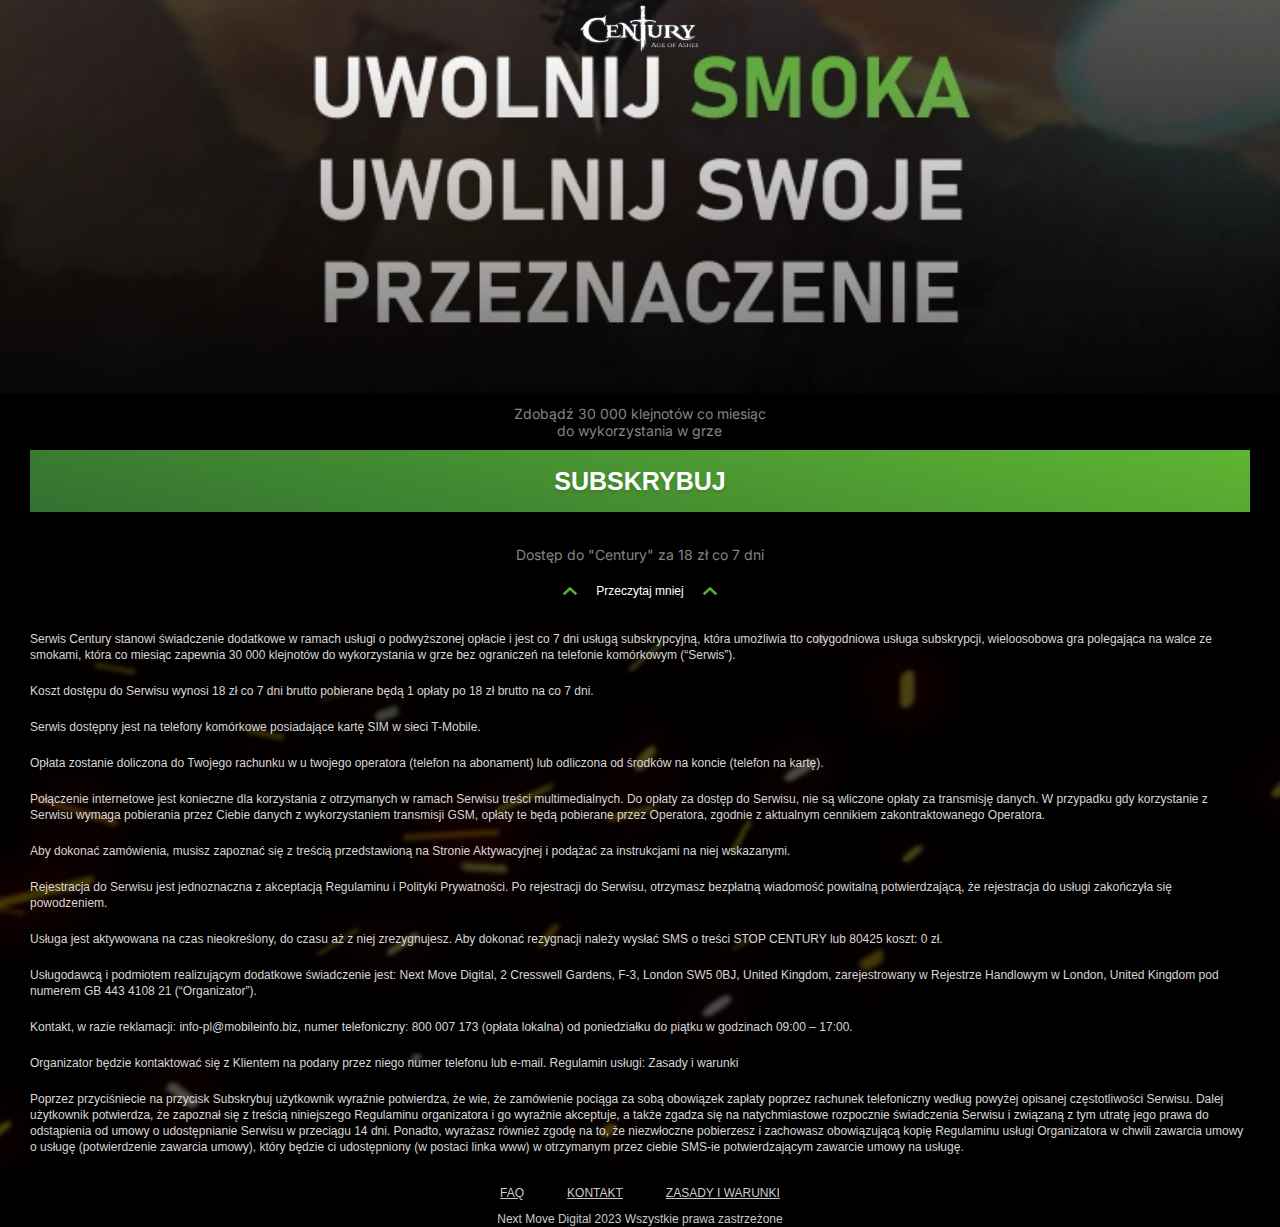
<file: index.html>
<!doctype html>
<html class="no-js" lang="de">
<head>
    <meta charset="utf-8">
    <meta http-equiv="X-UA-Compatible" content="IE=edge">
    <title>Poland TMobile Landing</title>
    <link rel="apple-touch-icon" href="favicon.ico">

    <link rel="preconnect" href="https://fonts.googleapis.com">
    <link rel="preconnect" href="https://fonts.gstatic.com" crossorigin>
    <link href="https://fonts.googleapis.com/css2?family=Inter:wght@400;700&family=Roboto:wght@400;500;700&display=swap" rel="stylesheet">

    <link rel="icon" type="image/png" href="favicon.png" sizes="32x32">

    <meta name="viewport" content="width=device-width, initial-scale=1.0, maximum-scale=1.0, user-scalable=no">
    <link rel="stylesheet" type="text/css" href="css/main.css" media="screen,print">

</head>
<body class="dark-landing">
<main>
    <style>
        .landing-page-basic .element-wrapper {
            z-index: 1;
        }

        .landing-page-basic .background-element-wrapper {
            background-size: 100%;
            background-repeat: no-repeat;
            background-position: top center;
            z-index: 0;
        }
    </style>
    <div class="landing-page-container "
         style="display: grid;
             grid-template-columns: repeat(9, 11.11111111vw);
             grid-template-rows: repeat(16, 6.25vh);
             background-color: #000;
             color: #ffffff">
        <div class="element-wrapper" style="grid-area:1 / 1 / 8 / 10;z-index:0">
            <div class="background bottom poland-tmobile-banner" ></div>
        </div>
        <div class="element-wrapper" style="grid-area:1 / 1 / 2 / 10;z-index:1">
            <div class="century-logo logo-bigger"><img src="https://pwintegrations.github.io/poland-tmobile/img/century-logo-white.webp" alt="Century Logo"></div>
        </div>
        <div class="element-wrapper" style="grid-area:8 / 1 / 9 / 10;z-index:1">
            <div class="poland-orange additional-text">
                <span>Zdobądź 30 000 klejnotów co miesiąc</span><span>do wykorzystania w grze</span>
            </div>
        </div>
        <div class="element-wrapper" style="grid-area:9 / 1 / 10 / 10 ;z-index:1">
            <div class="poland-orange-button-wrapper">
                <form action="https://pwintegrations.github.io/poland-tmobile/otp.html" method="get">
                    <button
                            type="submit"
                            id="main-subscribe-button"
                            class="main-subscribe-button"
                    >
                        Subskrybuj
                    </button>
                    <a
                            href="century-mobile.com/austria_payment"
                            class="DCBProtection"
                            style="display: none"
                    ></a>
                </form>
            </div>
        </div>
        <div class="element-wrapper" style="grid-area:10 / 1 / 11 / 10;z-index:1">
            <div class="poland-orange additional-text sub-btn-text">
                Dostęp do "Century" za 18 zł co 7 dni
            </div>
        </div>
        <div class="element-wrapper" style="grid-area:11 / 1 / 12 / 10;z-index:1">
            <a onclick="termsFunction()" class="poland-orange show-more-link active"><i></i><span id="showBtnText">Przeczytaj mniej</span><i></i></a>

            <script type="text/javascript">
                function termsFunction () {
                    const showBtn = document.querySelector("#showBtnText");
                    const showBtnWrapper = document.querySelector(".show-more-link");
                    const termsAdd = document.querySelector('.terms-additional');
                    const footer = document.querySelector('.poland-orange-footer');

                    if (showBtnWrapper.classList.contains('active')) {
                        showBtnWrapper.classList.remove('active');
                        showBtn.innerHTML = "Przeczytaj więcej";
                        termsAdd.classList.remove('active');
                        termsAdd.parentElement.style.cssText += 'grid-area: 12 / 1 / 15 / 10;';
                        footer.parentElement.style.cssText += 'grid-area: 15/1/17/10;';
                    } else {
                        showBtnWrapper.classList.add('active');
                        showBtn.innerHTML = "Przeczytaj mniej";
                        termsAdd.classList.add('active');
                        termsAdd.parentElement.style.cssText += 'grid-area: 12/1/23/10;';
                        footer.parentElement.style.cssText += 'grid-area: 23/1/24/10;';
                    }
                }
            </script>
        </div>
        <div class="element-wrapper" style="grid-area:12/1/23/10;z-index:1">
            <div class="poland-orange-terms terms-additional active">
                <p>Serwis Century stanowi świadczenie dodatkowe w ramach usługi o podwyższonej opłacie i jest co 7 dni usługą subskrypcyjną, która umożliwia tto cotygodniowa usługa subskrypcji, wieloosobowa gra polegająca na walce ze smokami, która co miesiąc zapewnia 30 000 klejnotów do wykorzystania w grze bez ograniczeń na telefonie komórkowym (“Serwis”).
                </p>

                <p>Koszt dostępu do Serwisu wynosi 18 zł co 7 dni brutto pobierane będą 1 opłaty po 18 zł brutto na co 7 dni.</p>

                <p>Serwis dostępny jest na telefony komórkowe posiadające kartę SIM w sieci T-Mobile.</p>

                <p> Opłata zostanie doliczona do Twojego rachunku w u twojego operatora (telefon na abonament) lub odliczona od środków na koncie (telefon na kartę).
                </p>

                <p>Połączenie internetowe jest konieczne dla korzystania z otrzymanych w ramach Serwisu treści multimedialnych. Do opłaty za dostęp do Serwisu, nie są wliczone opłaty za transmisję danych. W przypadku gdy korzystanie z Serwisu wymaga pobierania przez Ciebie danych z wykorzystaniem transmisji GSM, opłaty te będą pobierane przez Operatora, zgodnie z aktualnym cennikiem zakontraktowanego Operatora.
                </p>

                <p>Aby dokonać zamówienia, musisz zapoznać się z treścią przedstawioną na Stronie Aktywacyjnej i podążać za instrukcjami na niej wskazanymi.
                </p>

                <p>Rejestracja do Serwisu jest jednoznaczna z akceptacją Regulaminu i Polityki Prywatności. Po rejestracji do Serwisu, otrzymasz bezpłatną wiadomość powitalną potwierdzającą, że rejestracja do usługi zakończyła się powodzeniem.
                </p>
                <p>Usługa jest aktywowana na czas nieokreślony, do czasu aż z niej zrezygnujesz. Aby dokonać rezygnacji należy wysłać SMS o treści STOP CENTURY lub 80425 koszt: 0 zł.
                </p>
                <p>Usługodawcą i podmiotem realizującym dodatkowe świadczenie jest: Next Move Digital, 2 Cresswell Gardens, F-3, London SW5 0BJ, United Kingdom, zarejestrowany w Rejestrze Handlowym w London, United Kingdom pod numerem GB 443 4108 21 (“Organizator”).
                </p>

                <p>Kontakt, w razie reklamacji: info-pl@mobileinfo.biz, numer telefoniczny: 800 007 173 (opłata lokalna) od poniedziałku do piątku w godzinach 09:00 – 17:00.
                </p>
                <p>Organizator będzie kontaktować się z Klientem na podany przez niego numer telefonu lub e-mail. Regulamin usługi: Zasady i warunki
                </p>
                <p>Poprzez przyciśniecie na przycisk Subskrybuj użytkownik wyraźnie potwierdza, że wie, że zamówienie pociąga za sobą obowiązek zapłaty poprzez rachunek telefoniczny według powyżej opisanej częstotliwości Serwisu. Dalej użytkownik potwierdza, że zapoznał się z treścią niniejszego Regulaminu organizatora i go wyraźnie akceptuje, a także zgadza się na natychmiastowe rozpocznie świadczenia Serwisu i związaną z tym utratę jego prawa do odstąpienia od umowy o udostępnianie Serwisu w przeciągu 14 dni. Ponadto, wyrażasz również zgodę na to, że niezwłoczne pobierzesz i zachowasz obowiązującą kopię Regulaminu usługi Organizatora w chwili zawarcia umowy o usługę (potwierdzenie zawarcia umowy), który będzie ci udostępniony (w postaci linka www) w otrzymanym przez ciebie SMS-ie potwierdzającym zawarcie umowy na usługę.
                </p>
            </div>
        </div>

        <div class="element-wrapper" style="grid-area:23/1/24/10;z-index:1">
            <div class="poland-orange-footer">
                <div class="footer-menu">
                    <a href="https://pwintegrations.github.io/poland-tmobile/faq">FAQ</a>
                    <a href="https://pwintegrations.github.io/poland-tmobile/contact_us">Kontakt</a>
                    <a href="https://pwintegrations.github.io/poland-tmobile/terms">Zasady i warunki</a>
                </div>
                <div class="copyright austria-copyright">
                    Next Move Digital 2023 Wszystkie prawa zastrzeżone
                </div>
            </div>
        </div>
    </div>
</main>
</body>
</html>
</file>
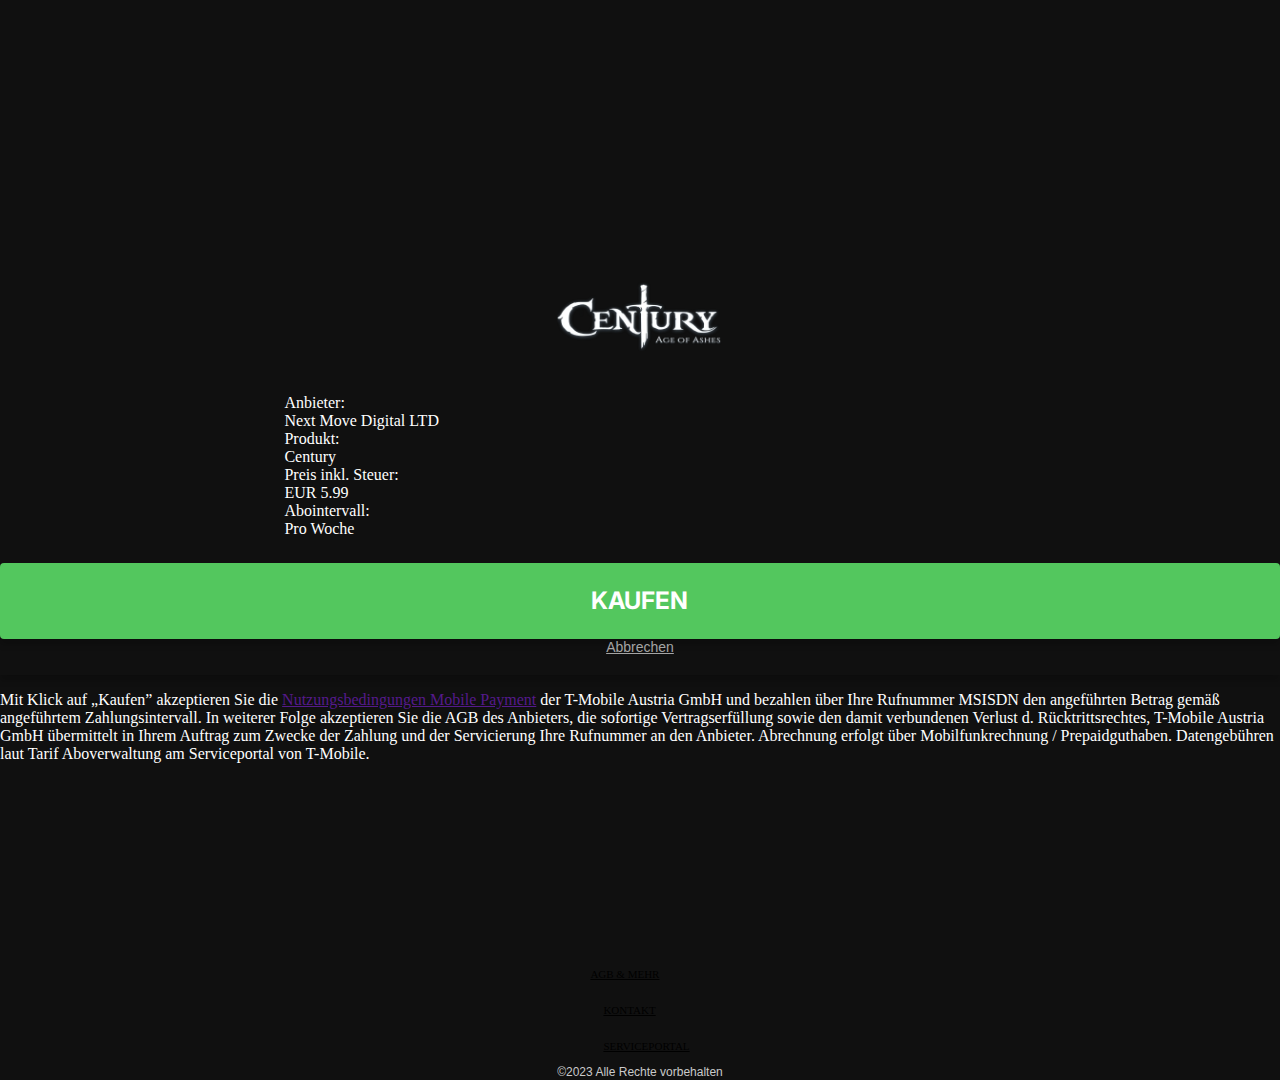
<file: confirm.html>
<!doctype html>
<html class="no-js" lang="de">
<head>
    <meta charset="utf-8">
    <meta http-equiv="X-UA-Compatible" content="IE=edge">
    <title>Landing Austria TMOBILE</title>
    <link rel="apple-touch-icon" href="favicon.ico">

    <link rel="preconnect" href="https://fonts.googleapis.com">
    <link rel="preconnect" href="https://fonts.gstatic.com" crossorigin>
    <link href="https://fonts.googleapis.com/css2?family=Inter:wght@400;700&family=Roboto:wght@400;500;700&display=swap" rel="stylesheet">

    <link rel="icon" type="image/png" href="favicon.png" sizes="32x32">

    <meta name="viewport" content="width=device-width, initial-scale=1.0, maximum-scale=1.0, user-scalable=no">
    <link rel="stylesheet" type="text/css" href="css/main.css" media="screen,print">

</head>
<body class="austria-drei">
<main>
    <style>
        .landing-page-basic .element-wrapper {
            z-index: 1;
        }

        .landing-page-basic .background-element-wrapper {
            background-size: 100%;
            background-repeat: no-repeat;
            background-position: top center;
            z-index: 0;
        }
    </style>
    <div class="landing-page-container "
         style="display: grid;
             grid-template-columns: repeat(9, 11.11111111vw);
             grid-template-rows: repeat(17, 6.25vh);
             background-color: #101010;
             color: #ffffff">
        <div class="element-wrapper" style="grid-area:1 / 1 / 11 / 12;z-index:0">
            <div class="background bottom austria-tmobile-banner" ></div>
        </div>
        <div class="element-wrapper" style="grid-area:6 / 1 / 7 / 10;z-index:1">
            <div class="century-logo austria-tmobile-logo"><img src="img/century-logo-white.webp" alt="Century Logo"></div>
        </div>
        <div class="element-wrapper" style="grid-area:8 / 3 / 9 / 9;z-index:1">
            <div class="service-text">
                <div class="service-line">
                    <div>Anbieter:</div>
                    <div>Next Move Digital LTD</div>
                </div>
                <div class="service-line">
                    <div>Produkt:</div>
                    <div>Century</div>
                </div>
                <div class="service-line">
                    <div>Preis inkl. Steuer:</div>
                    <div>EUR 5.99</div>
                </div>
                <div class="service-line">
                    <div>Abointervall:</div>
                    <div>Pro Woche</div>
                </div>
            </div>
        </div>
        <div class="element-wrapper" style="grid-area:11 / 1 / 13 / 10 ;z-index:1">
            <div class="austria-tmobile-button-wrapper">
                <form action="/austria-tmobile-century" method="get">
                    <button
                            type="submit"
                            id="main-subscribe-button"
                            class="main-subscribe-button"
                    >
                        KAUFEN
                    </button>
                    <a
                            href="century-mobile.com/austria_payment"
                            class="DCBProtection"
                            style="display: none"
                    ></a>
                </form>
            </div>
        </div>
        <div class="element-wrapper" style="grid-area:12 / 1 / 13 / 10;z-index:1">
            <button class="austria-tmobile-backwards-link backwards-link" onclick="location.href='https://www.google.com/'">
                Abbrechen
            </button>
        </div>
        <div class="element-wrapper" style="grid-area:13 / 1 / 19 / 10;z-index:1">
            <div class="austria-tmobile-terms">
                <p>
                    Mit Klick auf „Kaufen” akzeptieren Sie die <a href="" class="austria-tmobile-link" target="_blank">Nutzungsbedingungen Mobile Payment</a> der T-Mobile Austria GmbH und bezahlen über Ihre Rufnummer MSISDN den angeführten Betrag gemäß angeführtem Zahlungsintervall.
                    In weiterer Folge akzeptieren Sie die AGB des Anbieters, die sofortige Vertragserfüllung sowie den damit verbundenen Verlust d. Rücktrittsrechtes, T-Mobile Austria GmbH übermittelt in Ihrem Auftrag zum Zwecke der Zahlung und der Servicierung Ihre Rufnummer an den Anbieter. Abrechnung erfolgt über Mobilfunkrechnung / Prepaidguthaben.
                    Datengebühren laut Tarif Aboverwaltung am Serviceportal von T-Mobile.
                </p>
            </div>
        </div>

        <div class="element-wrapper" style="grid-area:19 / 1 / 22 / 10;z-index:1">
            <div class="austria-footer">
                <div class="footer-menu">
                    <div class="footer-menu-row">
                        <a class="austria-tmobile-link" href="/austria-tmobile-century/terms.html">AGB & Mehr</a>
                        <a class="austria-tmobile-link" href="/austria-tmobile-century/contact_us.html">Kontakt</a>
                        <a class="austria-tmobile-link" href="/">Serviceportal</a>
                    </div>
                </div>
                <div class="copyright austria-copyright">
                    ©2023 Alle Rechte vorbehalten
                </div>
            </div>
        </div>
    </div>
</main>
</body>
</html>
</file>
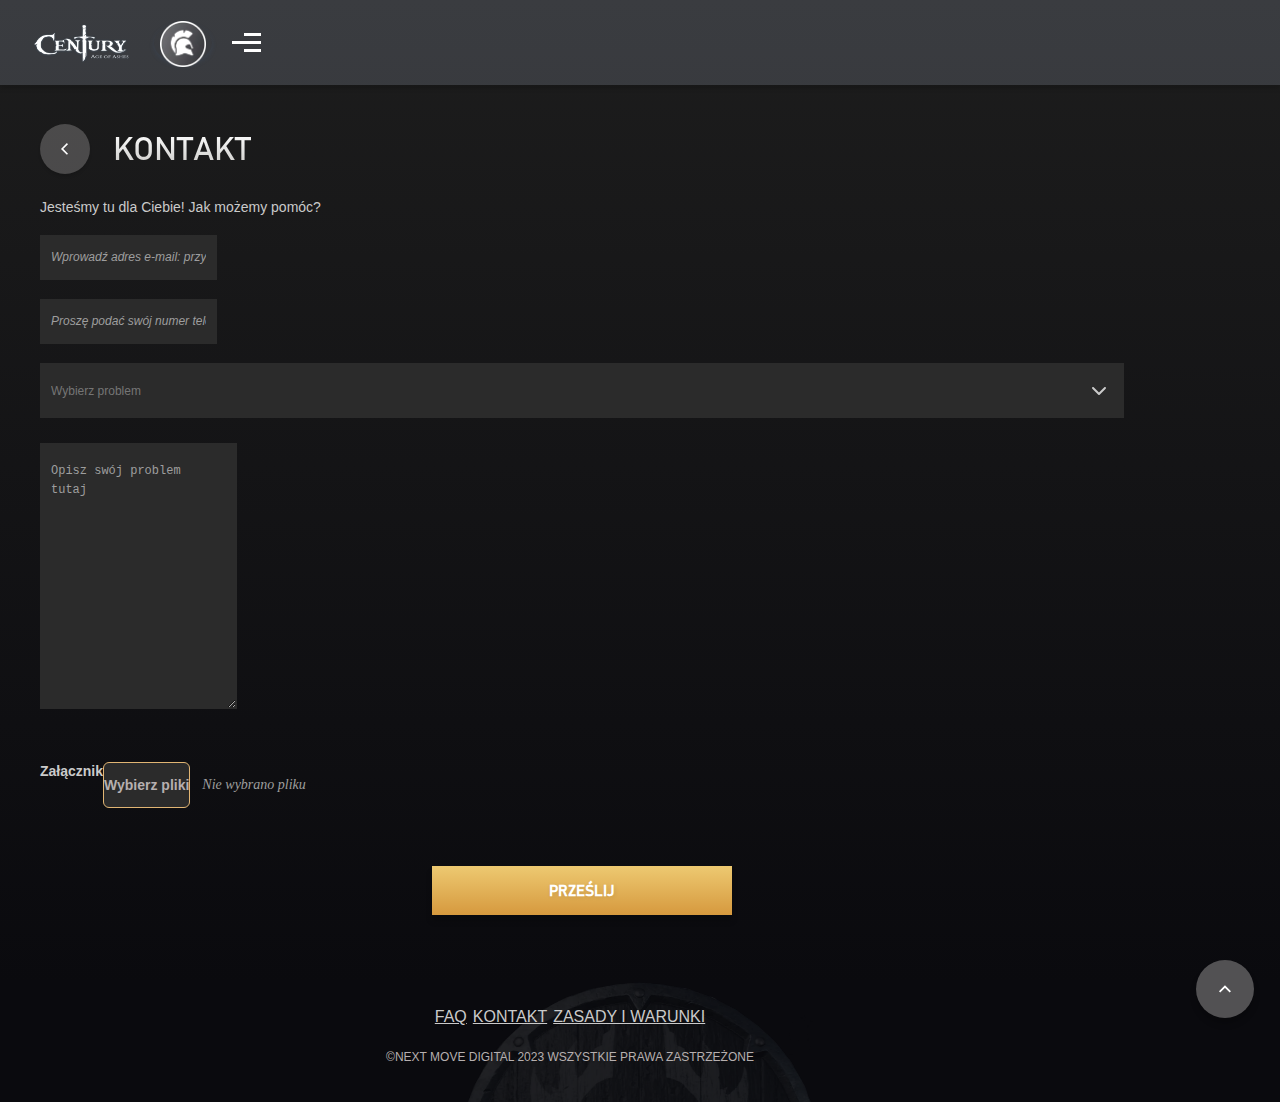
<file: contact_us.html>
<!doctype html>
<html class="no-js" lang="de">
<head>
    <meta charset="utf-8">
    <meta http-equiv="X-UA-Compatible" content="IE=edge">
    <title>Poland TMobile</title>
    <link rel="apple-touch-icon" href="favicon.ico">

    <link rel="preconnect" href="https://fonts.googleapis.com">
    <link rel="preconnect" href="https://fonts.gstatic.com" crossorigin>
    <link href="https://cdn.jsdelivr.net/npm/bootstrap@5.0.2/dist/css/bootstrap.min.css" rel="stylesheet" integrity="sha384-EVSTQN3/azprG1Anm3QDgpJLIm9Nao0Yz1ztcQTwFspd3yD65VohhpuuCOmLASjC" crossorigin="anonymous">
    <link href="https://fonts.googleapis.com/css2?family=Inter:wght@400;700&family=Roboto:wght@400;500;700&display=swap" rel="stylesheet">

    <link rel="icon" type="image/png" href="favicon.png" sizes="32x32">

    <meta name="viewport" content="width=device-width, initial-scale=1.0, maximum-scale=1.0, user-scalable=no">
    <link rel="stylesheet" type="text/css" href="css/other.css" media="screen,print">

</head>
<header tabindex="0">
    <div class="container container-sm">
        <div class="row">
            <div class="logo-wrapper col-6">
                <a href="/">
                    <img src="img/century-logo-white.webp" width="90" height="33" class="header-logo" alt="Century Logo" />
                </a>
            </div>
            <div class="mob-menu col-6">
                <button class="player-popup" aria-label="Check Login ID" ><i></i></button>
                <a id="menu-toggle" class="menu-toggle">
                    <span class="menu-toggle-bar menu-toggle-bar--top"></span>
                    <span class="menu-toggle-bar menu-toggle-bar--middle"></span>
                    <span class="menu-toggle-bar menu-toggle-bar--bottom"></span>
                </a>
            </div>
            <nav class="mob-menu-block">
                <div class="mob-menu-blur"></div>
                <ul>
                    <li>
                        <a href="">system nagród</a>
                    </li>
                    <li>
                        <a href="">o century</a>
                    </li>
                </ul>
            </nav>
        </div>
    </div>
</header>
<body class="austria-drei">

<main class="inner-page">
    <div class="container container-sm">
        <div class="row">
            <div class="navigation-link-wrapper col-12">
                <a class="navigation-link" href="javascript:history.back()">
                    <span class="backward-link"><i class="backward-icon"></i></span>
                    <span class="backward-text">Kontakt</span>
                </a>
            </div>
        </div>
    </div>
    <section class="contact-page">
        <div class="container container-sm">
            <div class="row justify-content-center">
                <div class="contact-body col-lg-8 col-md-10 col-12">
                    <div class="contact-greeting text-block col-12"><p>Jesteśmy tu dla Ciebie! Jak możemy pomóc?</p></div>

                    <div class="input-wrapper col-12">
                        <input type="email" id="inputEmail" name="contact_us[sender]" required="required" class="form-control usual-input" aria-describedby="validationTooltipEmail" placeholder="Wprowadź adres e-mail: przyklad@gmail.com" />
                    </div>
                    <div class="input-wrapper col-12 ">
                        <input type="text" id="inputPhone" name="contact_us[phone]" class="form-control usual-input" aria-describedby="validationTooltipPhone" placeholder="Proszę podać swój numer telefonu." />
                    </div>
                    <div class="select-wrapper col-12">
                        <div class="select-dropdown ">
                            <input id="contact_us_subject" type="text" class="pseudo-select select-name" title="Select" placeholder="Wybierz problem" readonly="" aria-describedby="validationTooltipIssue">
                            <input type="hidden" class="pseudo-select select-code" name="contact_us[subject]">
                            <div class="select-arrow">
                                <svg xmlns="http://www.w3.org/2000/svg" width="24" height="24" viewBox="0 0 24 24" fill="#CACACA">
                                    <path fill-rule="evenodd" clip-rule="evenodd" d="M5.29289 8.29289C5.68342 7.90237 6.31658 7.90237 6.70711 8.29289L12 13.5858L17.2929 8.29289C17.6834 7.90237 18.3166 7.90237 18.7071 8.29289C19.0976 8.68342 19.0976 9.31658 18.7071 9.70711L12.7071 15.7071C12.3166 16.0976 11.6834 16.0976 11.2929 15.7071L5.29289 9.70711C4.90237 9.31658 4.90237 8.68342 5.29289 8.29289Z"></path>
                                </svg>
                            </div>
                            <ul class="select-options">
                                <li class="option" data-id="loadingIssue" id="loadingIssue">Problemy z zawieszaniem się / awariami / ładowaniem</li>
                                <li class="option" data-id="feedbackIssue" id="feedbackIssue">Pytania/opinia</li>
                                <li class="option" data-id="subscribeIssue" id="subscribeIssue">Problemy z subskrypcją / anulowaniem subskrypcji</li>
                                <li class="option" data-id="downloadIssue" id="downloadIssue">Problemy z pobieraniem lub instalacją</li>
                                <li class="option" data-id="otherIssue" id="otherIssue">Inny</li>
                            </ul>

                        </div>

                    </div>
                    <div class="input-wrapper col-12 ">
                        <textarea id="textareaMessage" name="contact_us[body]" required="required" class="form-control usual-textarea" rows="12" placeholder="Opisz swój problem tutaj"></textarea>

                    </div>

                    <div class="attach-wrapper col-12">
                        <div class="attach-title no-paddings col-12">Załącznik</div>
                        <div class="attach-row no-paddings col-12">
                            <label class="form-label col-lg-4 col-6 no-paddings">
                                Wybierz pliki
                            </label>
                            <div class="attached-name col-6">Nie wybrano pliku</div>
                        </div>
                    </div>
                    <div class="btn-wrapper col-12">
                        <button aria-label="Send Form" type="submit" id="send-form-buttton" class="sub-button join-button btn-usual"><span>Prześlij</span></button>
                    </div>

                </div>
            </div>
        </div>
    </section>

</main>
<footer class="landing-footer inner-footer">
    <div class="container container-sm">
        <div class="row">
            <div id="button-up" class="button-to-top">
                <i></i>
            </div>
            <nav class="footer-menu navbar col-sm-12">
                <ul>
                    <li>
                        <a href="https://pwintegrations.github.io/poland-tmobile/faq">FAQ</a>
                    </li>
                    <li>
                        <a href="https://pwintegrations.github.io/poland-tmobile/contact_us">Kontakt</a>
                    </li>
                    <li>
                        <a href="https://pwintegrations.github.io/poland-tmobile/terms">Zasady i warunki</a>
                    </li>
                </ul>
            </nav>
            <div class="footer-copyright col-sm-12">
                <small>©Next Move Digital 2023 Wszystkie prawa zastrzeżone</small>
            </div>
        </div>
    </div>
</footer>
</body>
<script type="text/javascript" src="js/general.js"></script>
</html>
</file>
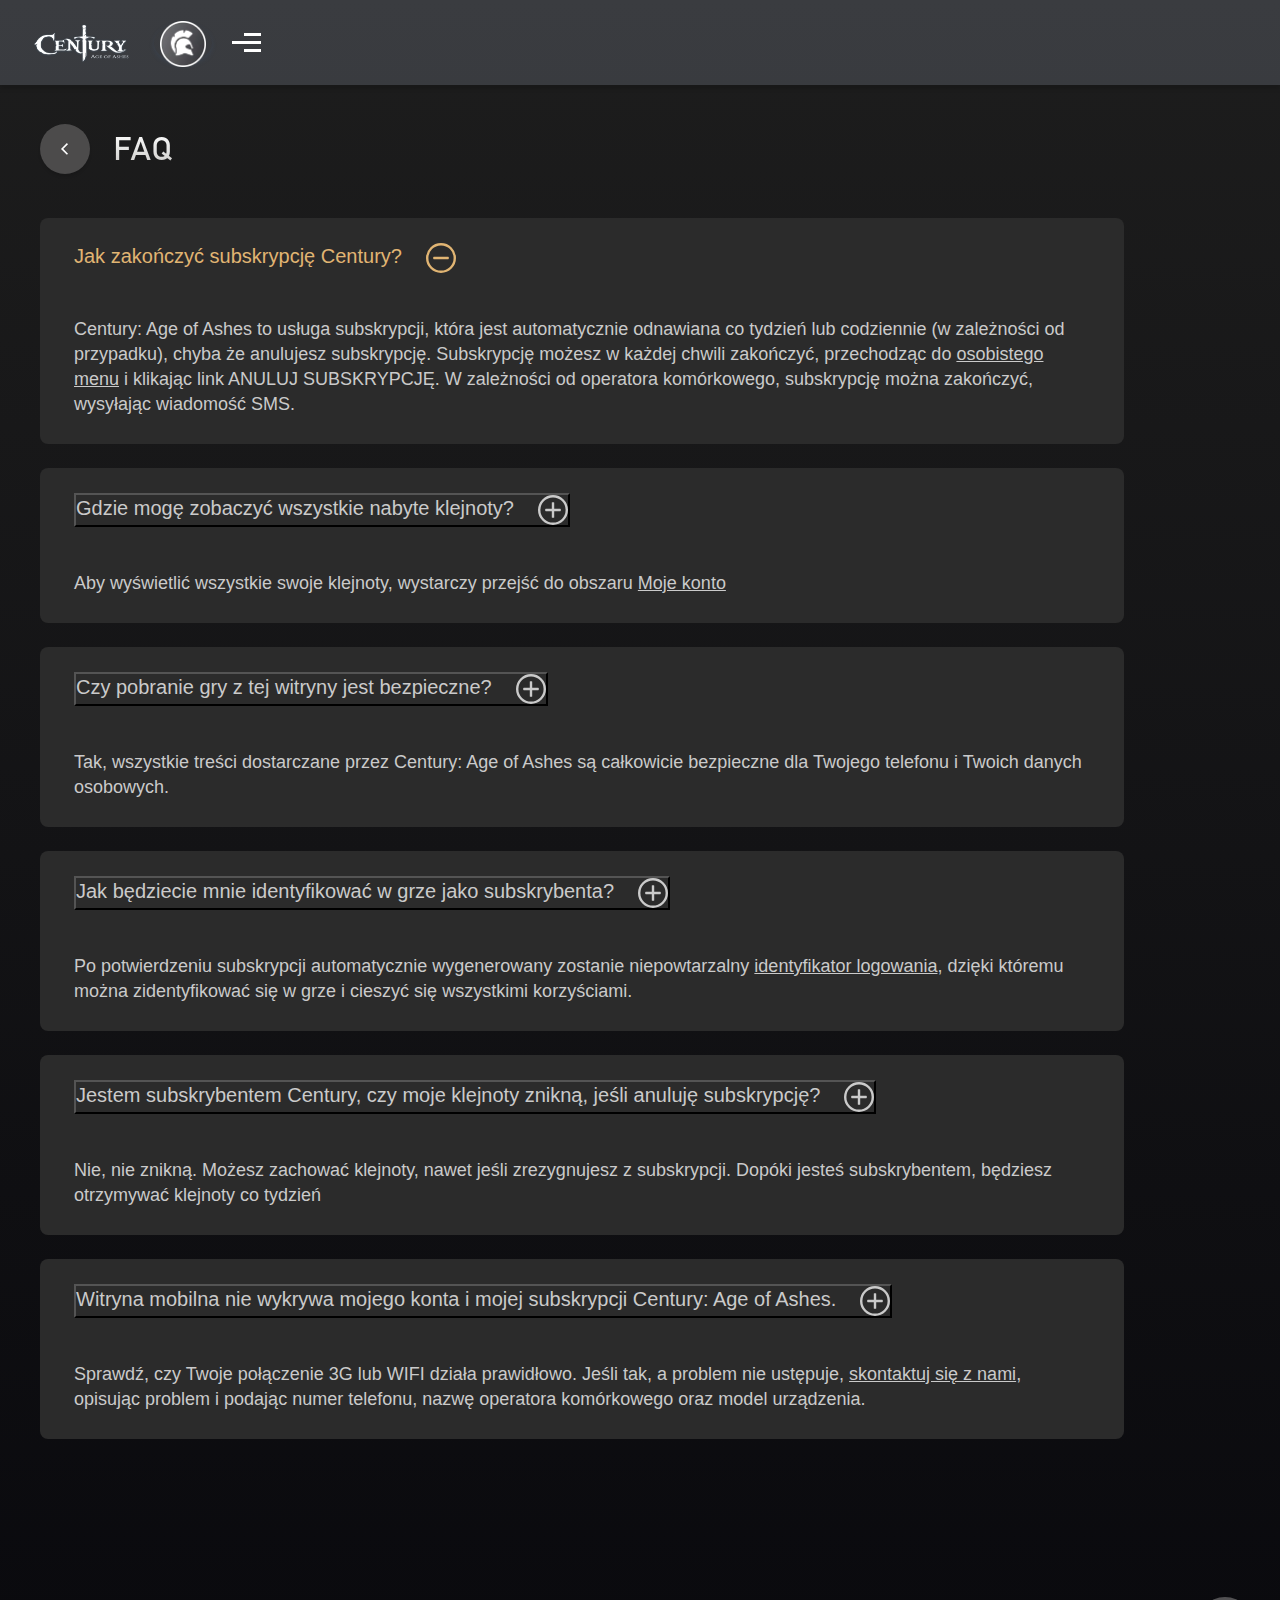
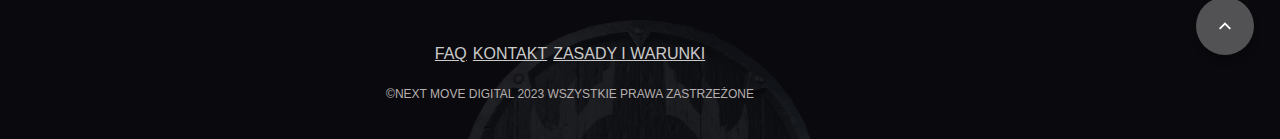
<file: faq.html>
<!doctype html>
<html class="no-js" lang="de">
<head>
    <meta charset="utf-8">
    <meta http-equiv="X-UA-Compatible" content="IE=edge">
    <title>Poland TMobile</title>
    <link rel="apple-touch-icon" href="favicon.ico">

    <link rel="preconnect" href="https://fonts.googleapis.com">
    <link rel="preconnect" href="https://fonts.gstatic.com" crossorigin>
    <link href="https://cdn.jsdelivr.net/npm/bootstrap@5.2.3/dist/css/bootstrap.min.css" rel="stylesheet" integrity="sha384-rbsA2VBKQhggwzxH7pPCaAqO46MgnOM80zW1RWuH61DGLwZJEdK2Kadq2F9CUG65" crossorigin="anonymous">
    <link href="https://fonts.googleapis.com/css2?family=Inter:wght@400;700&family=Roboto:wght@400;500;700&display=swap" rel="stylesheet">

    <link rel="icon" type="image/png" href="favicon.png" sizes="32x32">

    <meta name="viewport" content="width=device-width, initial-scale=1.0, maximum-scale=1.0, user-scalable=no">
    <link rel="stylesheet" type="text/css" href="css/other.css" media="screen,print">

</head>
<header tabindex="0">
    <div class="container container-sm">
        <div class="row">
            <div class="logo-wrapper col-6">
                <a href="/">
                    <img src="img/century-logo-white.webp" width="90" height="33" class="header-logo" alt="Century Logo" />
                </a>
            </div>
            <div class="mob-menu col-6">
                <button class="player-popup" aria-label="Check Login ID" ><i></i></button>
                <a id="menu-toggle" class="menu-toggle">
                    <span class="menu-toggle-bar menu-toggle-bar--top"></span>
                    <span class="menu-toggle-bar menu-toggle-bar--middle"></span>
                    <span class="menu-toggle-bar menu-toggle-bar--bottom"></span>
                </a>
            </div>
            <nav class="mob-menu-block">
                <div class="mob-menu-blur"></div>
                <ul>
                    <li>
                        <a href="">system nagród</a>
                    </li>
                    <li>
                        <a href="">o century</a>
                    </li>
                </ul>
            </nav>
        </div>
    </div>
</header>
<body class="austria-drei">
<main class="inner-page">
    <div class="container container-sm">
        <div class="row">
            <div class="navigation-link-wrapper col-12">
                <a class="navigation-link" href="javascript:history.back()">
                    <span class="backward-link"><i class="backward-icon"></i></span>
                    <span class="backward-text">FAQ</span>
                </a>
            </div>
        </div>
    </div>
    <section class="faq-block">
        <div class="container container-sm">
            <div class="row justify-content-center">
                <div class="accordion col-lg-8 col-md-10 col-12" id="accordionFaq">
                    <div class="accordion-item">
                        <h2 class="accordion-header">
                            <button class="accordion-button " aria-label="Click on the Question" type="button" data-bs-toggle="collapse" data-bs-target="#collapseOne" aria-expanded="true" aria-controls="collapseOne">
                                Jak zakończyć subskrypcję Century?
                            </button>
                        </h2>
                        <div id="collapseOne" class="accordion-collapse collapse show" data-bs-parent="#accordionFaq">
                            <div class="accordion-body">
                                Century: Age of Ashes to usługa subskrypcji, która jest automatycznie odnawiana co tydzień lub codziennie (w zależności od przypadku), chyba że anulujesz subskrypcję. Subskrypcję możesz w każdej chwili zakończyć, przechodząc do <a href="/" class="text-link">osobistego menu</a> i klikając link ANULUJ SUBSKRYPCJĘ. W zależności od operatora komórkowego, subskrypcję można zakończyć, wysyłając wiadomość SMS.</div>
                        </div>
                    </div>
                    <div class="accordion-item">
                        <h2 class="accordion-header">
                            <button class="accordion-button collapsed" aria-label="Click on the Question" type="button" data-bs-toggle="collapse" data-bs-target="#collapseTwo" aria-expanded="true" aria-controls="collapseTwo">
                                Gdzie mogę zobaczyć wszystkie nabyte klejnoty?
                            </button>
                        </h2>
                        <div id="collapseTwo" class="accordion-collapse collapse " data-bs-parent="#accordionFaq">
                            <div class="accordion-body">
                                Aby wyświetlić wszystkie swoje klejnoty, wystarczy przejść do obszaru <a href="/" class="text-link">Moje konto</a>
                            </div>
                        </div>
                    </div>
                    <div class="accordion-item">
                        <h2 class="accordion-header">
                            <button class="accordion-button collapsed" aria-label="Click on the Question" type="button" data-bs-toggle="collapse" data-bs-target="#collapseFour" aria-expanded="true" aria-controls="collapseFour">
                                Czy pobranie gry z tej witryny jest bezpieczne?
                            </button>
                        </h2>
                        <div id="collapseFour" class="accordion-collapse collapse " data-bs-parent="#accordionFaq">
                            <div class="accordion-body">
                                Tak, wszystkie treści dostarczane przez Century: Age of Ashes są całkowicie bezpieczne dla Twojego telefonu i Twoich danych osobowych.
                            </div>
                        </div>
                    </div>
                    <div class="accordion-item">
                        <h2 class="accordion-header">
                            <button class="accordion-button collapsed" aria-label="Click on the Question" type="button" data-bs-toggle="collapse" data-bs-target="#collapseFive" aria-expanded="true" aria-controls="collapseFive">
                                Jak będziecie mnie identyfikować w grze jako subskrybenta?
                            </button>
                        </h2>
                        <div id="collapseFive" class="accordion-collapse collapse " data-bs-parent="#accordionFaq">
                            <div class="accordion-body">
                                Po potwierdzeniu subskrypcji automatycznie wygenerowany zostanie niepowtarzalny <a href="/account/profile" class="text-link">identyfikator logowania</a>, dzięki któremu można zidentyfikować się w grze i cieszyć się wszystkimi korzyściami.</div>
                        </div>
                    </div>
                    <div class="accordion-item">
                        <h2 class="accordion-header">
                            <button class="accordion-button collapsed" aria-label="Click on the Question" type="button" data-bs-toggle="collapse" data-bs-target="#collapseSix" aria-expanded="true" aria-controls="collapseSix">
                                Jestem subskrybentem Century, czy moje klejnoty znikną, jeśli anuluję subskrypcję?
                            </button>
                        </h2>
                        <div id="collapseSix" class="accordion-collapse collapse " data-bs-parent="#accordionFaq">
                            <div class="accordion-body">
                                Nie, nie znikną. Możesz zachować klejnoty, nawet jeśli zrezygnujesz z subskrypcji. Dopóki jesteś subskrybentem, będziesz otrzymywać klejnoty co tydzień
                            </div>
                        </div>
                    </div>
                    <div class="accordion-item">
                        <h2 class="accordion-header">
                            <button class="accordion-button collapsed" aria-label="Click on the Question" type="button" data-bs-toggle="collapse" data-bs-target="#collapseSeven" aria-expanded="true" aria-controls="collapseSeven">
                                Witryna mobilna nie wykrywa mojego konta i mojej subskrypcji Century: Age of Ashes.
                            </button>
                        </h2>
                        <div id="collapseSeven" class="accordion-collapse collapse " data-bs-parent="#accordionFaq">
                            <div class="accordion-body">
                                Sprawdź, czy Twoje połączenie 3G lub WIFI działa prawidłowo. Jeśli tak, a problem nie ustępuje, <a href="/contact_us" class="text-link">skontaktuj się z nami</a>, opisując problem i podając numer telefonu, nazwę operatora komórkowego oraz model urządzenia.</div>
                        </div>
                    </div>
                </div>
            </div>
        </div>
    </section>

</main>
<footer class="landing-footer inner-footer">
    <div class="container container-sm">
        <div class="row">
            <div id="button-up" class="button-to-top">
                <i></i>
            </div>
            <nav class="footer-menu navbar col-sm-12">
                <ul>
                    <li>
                        <a href="https://pwintegrations.github.io/poland-tmobile/faq">FAQ</a>
                    </li>
                    <li>
                        <a href="https://pwintegrations.github.io/poland-tmobile/contact_us">Kontakt</a>
                    </li>
                    <li>
                        <a href="https://pwintegrations.github.io/poland-tmobile/terms">Zasady i warunki</a>
                    </li>
                </ul>
            </nav>
            <div class="footer-copyright col-sm-12">
                <small>©Next Move Digital 2023 Wszystkie prawa zastrzeżone</small>
            </div>
        </div>
    </div>
</footer>

</body>
<script src="https://cdn.jsdelivr.net/npm/bootstrap@5.2.3/dist/js/bootstrap.bundle.min.js" integrity="sha384-kenU1KFdBIe4zVF0s0G1M5b4hcpxyD9F7jL+jjXkk+Q2h455rYXK/7HAuoJl+0I4" crossorigin="anonymous"></script>
<script type="text/javascript" src="js/general.js"></script>
</html>
</file>
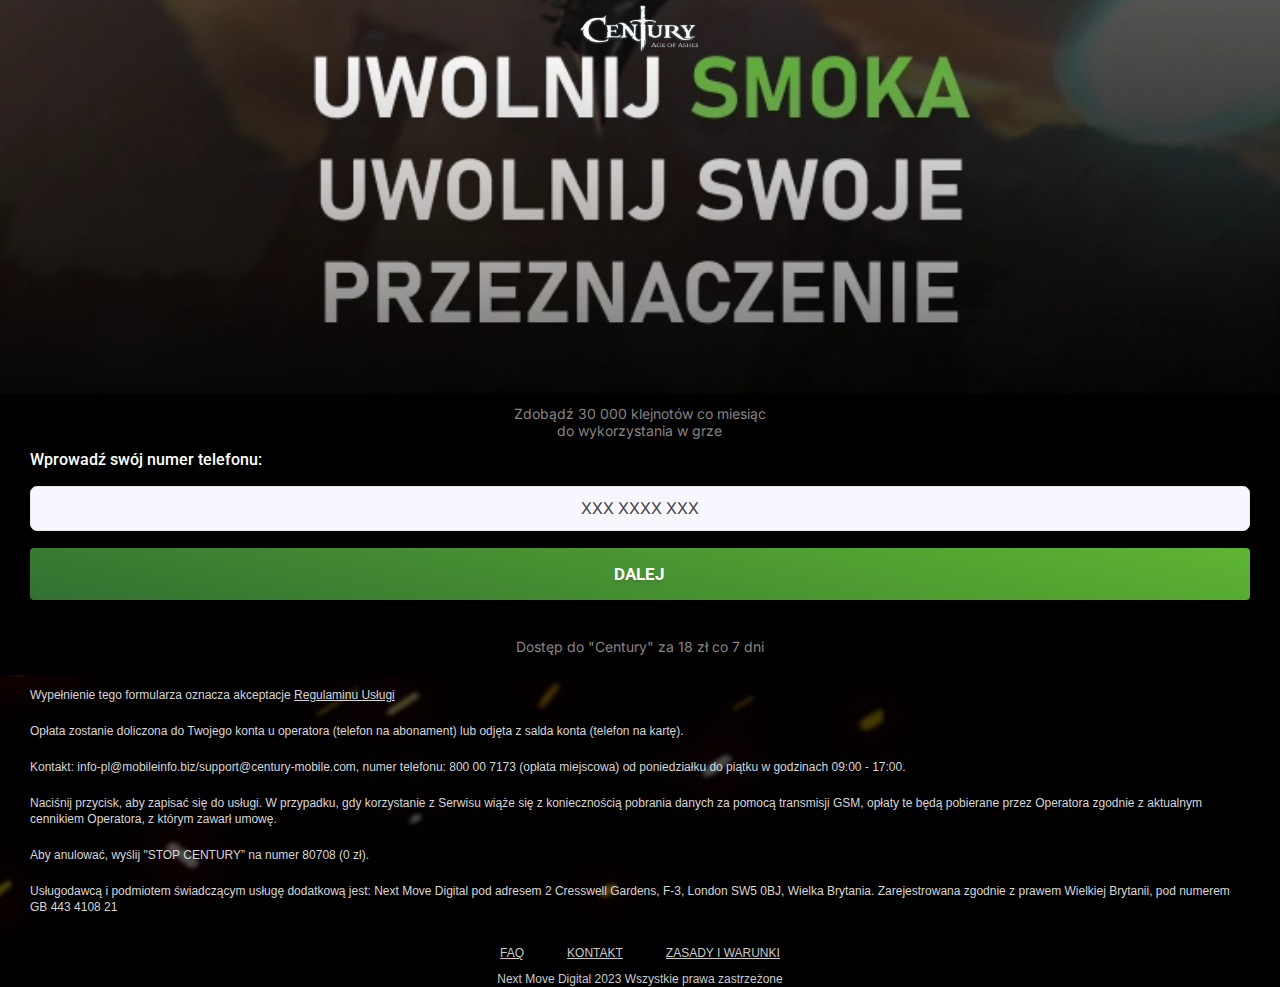
<file: otp.html>
<!doctype html>
<html class="no-js" lang="de">
<head>
    <meta charset="utf-8">
    <meta http-equiv="X-UA-Compatible" content="IE=edge">
    <title>Poland TMobile - Enter Phone</title>
    <link rel="apple-touch-icon" href="favicon.ico">

    <link rel="preconnect" href="https://fonts.googleapis.com">
    <link rel="preconnect" href="https://fonts.gstatic.com" crossorigin>
    <link href="https://fonts.googleapis.com/css2?family=Inter:wght@400;700&family=Roboto:wght@400;500;700&display=swap" rel="stylesheet">

    <link rel="icon" type="image/png" href="favicon.png" sizes="32x32">

    <meta name="viewport" content="width=device-width, initial-scale=1.0, maximum-scale=1.0, user-scalable=no">
    <link rel="stylesheet" type="text/css" href="css/main.css" media="screen,print">

</head>
<body class="dark-landing">
<main>
    <style>
        .landing-page-basic .element-wrapper {
            z-index: 1;
        }

        .landing-page-basic .background-element-wrapper {
            background-size: 100%;
            background-repeat: no-repeat;
            background-position: top center;
            z-index: 0;
        }
    </style>
    <div class="landing-page-container "
         style="display: grid;
             grid-template-columns: repeat(9, 11.11111111vw);
             grid-template-rows: repeat(16, 6.25vh);
             background-color: #000;
             color: #ffffff">
        <div class="element-wrapper" style="grid-area:1 / 1 / 8 / 10;z-index:0">
            <div class="background bottom poland-tmobile-banner" ></div>
        </div>
        <div class="element-wrapper" style="grid-area:1 / 1 / 2 / 10;z-index:1">
            <div class="century-logo logo-bigger"><img src="https://pwintegrations.github.io/poland-tmobile/img/century-logo-white.webp" alt="Century Logo"></div>
        </div>
        <div class="element-wrapper" style="grid-area:8 / 1 / 9 / 10;z-index:1">
            <div class="poland-orange additional-text">
                <span>Zdobądź 30 000 klejnotów co miesiąc</span><span>do wykorzystania w grze</span>
            </div>
        </div>
        <div class="element-wrapper" style="grid-area:9 / 1 / 12 / 10 ;z-index:1">
            <form action="https://pwintegrations.github.io/poland-tmobile/pin.html" method="get">
                <div class="poland-tmobile-button-wrapper form-group phone-prefix">
                    <div class="attention-text">Wprowadź swój numer telefonu:</div>
                    <div class="input-holder">
                        <input data-inputmask = " 'mask' : '999 9999 999'" type="tel" class="form-control phone-input" id="mobile-number-input" value="" placeholder="XXX XXXX XXX" name="mobile_number" />

                    </div>
                </div>
                <div class="poland-orange-button-wrapper">
                    <button
                            type="submit"
                            id="send-phone-button"
                            class="send-phone-button disabled"
                    >
                        Dalej
                    </button>
                    <a
                            href="century-mobile.com/flow/subscription"
                            class="DCBProtection"
                            style="display: none"
                    ></a>
                </div>
            </form>

        </div>
        <div class="element-wrapper" style="grid-area:12 / 1 / 13 / 10;z-index:1">
            <div class="poland-orange additional-text">
                Dostęp do "Century" za 18 zł co 7 dni
            </div>
        </div>
        <div class="element-wrapper" style="grid-area:13 / 1 / 21 / 10;z-index:1">
            <div class="poland-orange-terms terms-additional active">
                <p>Wypełnienie tego formularza oznacza akceptacje <a href="https://pwintegrations.github.io/poland-tmobile/terms" class="poland-tmoblie-easy-link" target="_blank">Regulaminu Usługi</a></p>

                <p>Opłata zostanie doliczona do Twojego konta u operatora (telefon na abonament) lub odjęta z salda konta (telefon na kartę).</p>

                <p>Kontakt: info-pl@mobileinfo.biz/support@century-mobile.com, numer telefonu: 800 00 7173 (opłata miejscowa) od poniedziałku do piątku w godzinach 09:00 - 17:00.</p>

                <p>Naciśnij przycisk, aby zapisać się do usługi. W przypadku, gdy korzystanie z Serwisu wiąże się z koniecznością pobrania danych za pomocą transmisji GSM, opłaty te będą pobierane przez Operatora zgodnie z aktualnym cennikiem Operatora, z którym zawarł umowę.</p>

                <p>Aby anulować, wyślij "STOP CENTURY” na numer 80708 (0 zł).</p>

                <p>Usługodawcą i podmiotem świadczącym usługę dodatkową jest: Next Move Digital pod adresem 2 Cresswell Gardens, F-3, London SW5 0BJ, Wielka Brytania. Zarejestrowana zgodnie z prawem Wielkiej Brytanii, pod numerem GB 443 4108 21</p>
            </div>
        </div>

        <div class="element-wrapper" style="grid-area:21 / 1 / 22 / 10;z-index:1">
            <div class="poland-orange-footer">
                <div class="footer-menu">
                    <a href="https://pwintegrations.github.io/poland-tmobile/faq">FAQ</a>
                    <a href="https://pwintegrations.github.io/poland-tmobile/contact_us">Kontakt</a>
                    <a href="https://pwintegrations.github.io/poland-tmobile/terms">Zasady i warunki</a>
                </div>
                <div class="copyright austria-copyright">
                    Next Move Digital 2023 Wszystkie prawa zastrzeżone
                </div>
            </div>
        </div>
    </div>
</main>
<script>
    document.onreadystatechange = function () {
        if (document.readyState !== 'complete') return;
        const phoneInput = document.querySelector('#mobile-number-input');
        const sendPhoneBtn = document.querySelector('#send-phone-button')

        document.addEventListener('keyup', function (e) {
            const text = e.target.value.replace(/\D/g, "").trim();
            const parts = [text.substr(0, 3), text.substr(3, 4), text.substr(7, 3)];
            e.target.value = parts.join(' ').trim();

            phoneInput.classList.remove('not-validated');
            phoneInput.classList.remove('validated');
            sendPhoneBtn.classList.remove('disabled');

            sendPhoneBtn.disabled = phoneInput.value.replace(/[ _]/g, '').length !== 10
            if (phoneInput.value.replace(/[ _]/g, '').length !== 10){
                sendPhoneBtn.classList.add('disabled');
                sendPhoneBtn.disabled = true
                phoneInput.classList.add('not-validated');
            }
            else{
                sendPhoneBtn.classList.remove('disabled');
                phoneInput.classList.remove('not-validated');
                sendPhoneBtn.disabled = false
            }
        });

        sendPhoneBtn.addEventListener('click', function(e){
            if (phoneInput.value.replace(/[ _]/g, '').length < 10 ) {
                e.preventDefault();
                phoneInput.parentElement.classList.remove('validated');
                phoneInput.parentElement.classList.add('not-validated');
                sendPhoneBtn.disabled = false
                sendPhoneBtn.classList.add('disabled');

            }
        })

    }
</script>
</body>
</html>
</file>
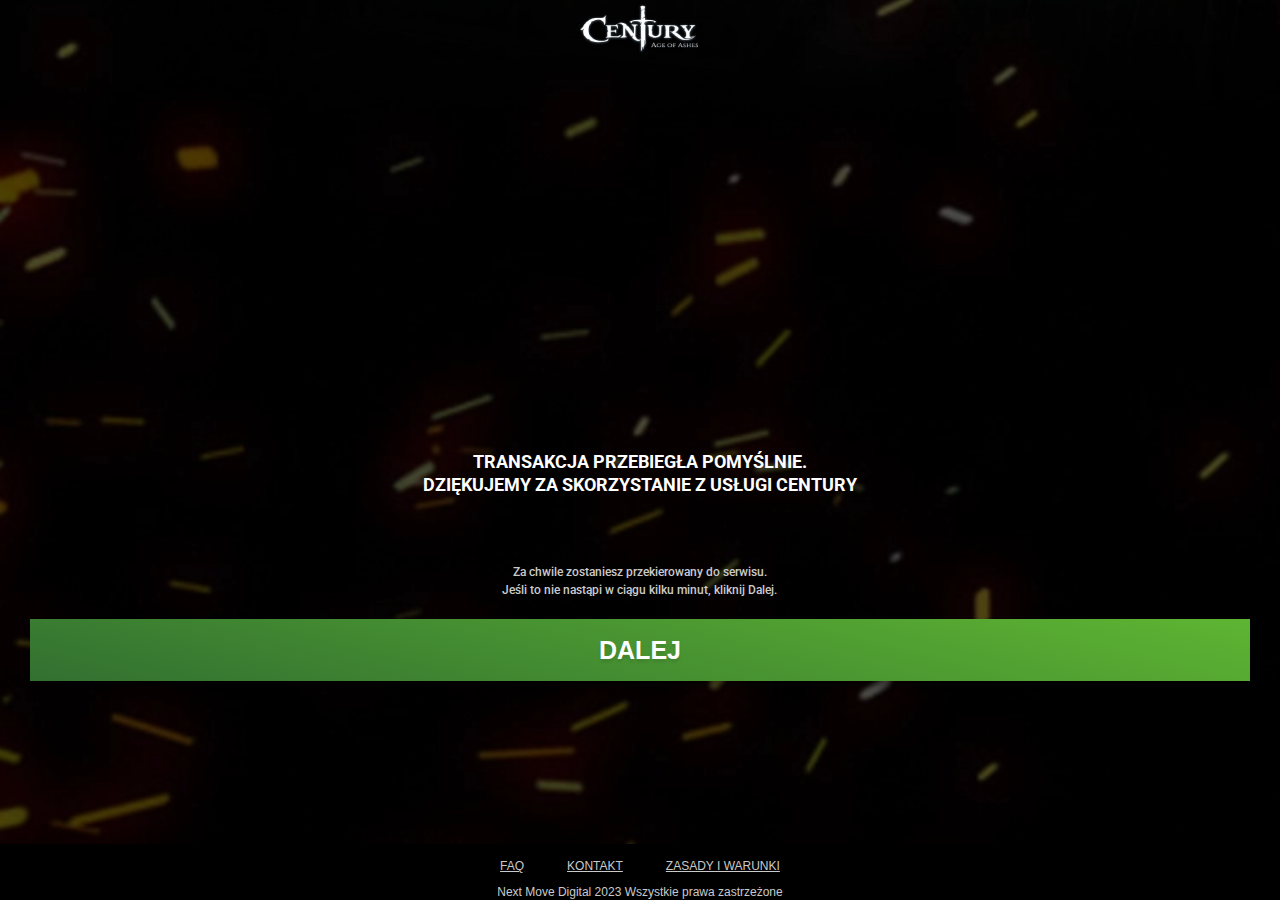
<file: page-success.html>
<!doctype html>
<html class="no-js" lang="de">
<head>
    <meta charset="utf-8">
    <meta http-equiv="X-UA-Compatible" content="IE=edge">
    <title>Poland TMobile Landing</title>
    <link rel="apple-touch-icon" href="favicon.ico">

    <link rel="preconnect" href="https://fonts.googleapis.com">
    <link rel="preconnect" href="https://fonts.gstatic.com" crossorigin>
    <link href="https://fonts.googleapis.com/css2?family=Inter:wght@400;700&family=Roboto:wght@400;500;700&display=swap" rel="stylesheet">

    <link rel="icon" type="image/png" href="favicon.png" sizes="32x32">

    <meta name="viewport" content="width=device-width, initial-scale=1.0, maximum-scale=1.0, user-scalable=no">
    <link rel="stylesheet" type="text/css" href="css/main.css" media="screen,print">

</head>
<body class="dark-landing">
<main>
    <style>
        .landing-page-basic .element-wrapper {
            z-index: 1;
        }

        .landing-page-basic .background-element-wrapper {
            background-size: 100%;
            background-repeat: no-repeat;
            background-position: top center;
            z-index: 0;
        }
    </style>
    <div class="landing-page-container "
         style="display: grid;
             grid-template-columns: repeat(9, 11.11111111vw);
             grid-template-rows: repeat(16, 6.25vh);
             background-color: #000;
             color: #ffffff">
        <div class="element-wrapper" style="grid-area:1 / 1 / 16 / 10;z-index:0">
            <div class="background bottom poland-tmobile-success" ></div>
        </div>
        <div class="element-wrapper" style="grid-area:1 / 1 / 2 / 10;z-index:1">
            <div class="century-logo logo-bigger"><img src="https://pwintegrations.github.io/poland-tmobile/img/century-logo-white.webp" alt="Century Logo"></div>
        </div>
        <div class="element-wrapper" style="grid-area:9 / 1 / 11 / 10;z-index:1">
            <div class="poland-orange poland-tmobile-title">
                <span>Transakcja przebiegła pomyślnie.</span>
                <span>Dziękujemy za skorzystanie z usługi Century</span>
            </div>
        </div>
        <div class="element-wrapper" style="grid-area:11 / 1 / 12 / 10;z-index:1">
            <div class="poland-orange poland-tmobile-subtitle">
                <span>Za chwile zostaniesz przekierowany do serwisu.
</span>
                <span>Jeśli to nie nastąpi w ciągu kilku minut, kliknij Dalej.</span>
            </div>
        </div>
        <div class="element-wrapper" style="grid-area:12 / 1 / 14 / 10 ;z-index:1">
            <div class="poland-orange-button-wrapper">
                <form action="#" method="get">
                    <button
                            type="submit"
                            id="main-subscribe-button"
                            class="main-subscribe-button"
                    >
                        Dalej
                    </button>
                    <a
                            href="century-mobile.com/austria_payment"
                            class="DCBProtection"
                            style="display: none"
                    ></a>
                </form>
            </div>
        </div>

        <div class="element-wrapper" style="grid-area:16/1/17/10;z-index:1">
            <div class="poland-orange-footer">
                <div class="footer-menu">
                    <a href="https://pwintegrations.github.io/poland-tmobile/faq">FAQ</a>
                    <a href="https://pwintegrations.github.io/poland-tmobile/contact_us">Kontakt</a>
                    <a href="https://pwintegrations.github.io/poland-tmobile/terms">Zasady i warunki</a>
                </div>
                <div class="copyright austria-copyright">
                    Next Move Digital 2023 Wszystkie prawa zastrzeżone
                </div>
            </div>
        </div>
    </div>
</main>
</body>
</html>
</file>
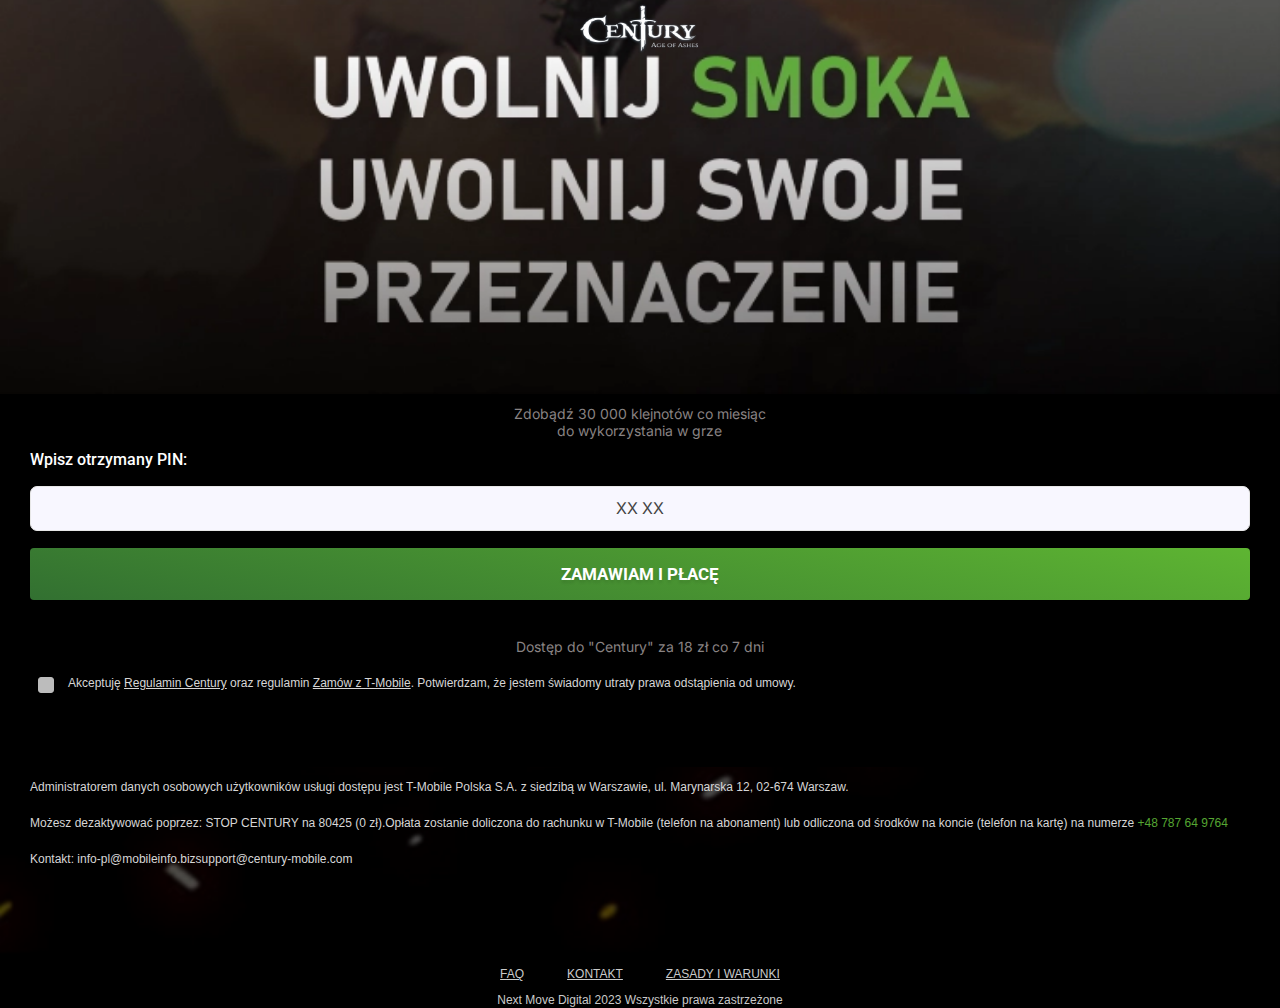
<file: pin.html>
<!doctype html>
<html class="no-js" lang="de">
<head>
    <meta charset="utf-8">
    <meta http-equiv="X-UA-Compatible" content="IE=edge">
    <title>Poland TMobile - Enter Pin</title>
    <link rel="apple-touch-icon" href="favicon.ico">

    <link rel="preconnect" href="https://fonts.googleapis.com">
    <link rel="preconnect" href="https://fonts.gstatic.com" crossorigin>
    <link href="https://fonts.googleapis.com/css2?family=Inter:wght@400;700&family=Roboto:wght@400;500;700&display=swap" rel="stylesheet">

    <link rel="icon" type="image/png" href="favicon.png" sizes="32x32">

    <meta name="viewport" content="width=device-width, initial-scale=1.0, maximum-scale=1.0, user-scalable=no">
    <link rel="stylesheet" type="text/css" href="css/main.css" media="screen,print">

</head>
<body class="dark-landing">
<main>
    <style>
        .landing-page-basic .element-wrapper {
            z-index: 1;
        }

        .landing-page-basic .background-element-wrapper {
            background-size: 100%;
            background-repeat: no-repeat;
            background-position: top center;
            z-index: 0;
        }
    </style>
    <div class="landing-page-container "
         style="display: grid;
             grid-template-columns: repeat(9, 11.11111111vw);
             grid-template-rows: repeat(17, 6.25vh);
             background-color: #000;
             color: #ffffff">
        <div class="element-wrapper" style="grid-area:1 / 1 / 8 / 10;z-index:0">
            <div class="background bottom poland-tmobile-banner" ></div>
        </div>
        <div class="element-wrapper" style="grid-area:1 / 1 / 2 / 10;z-index:1">
            <div class="century-logo logo-bigger"><img src="https://pwintegrations.github.io/poland-tmobile/img/century-logo-white.webp" alt="Century Logo"></div>
        </div>
        <div class="element-wrapper" style="grid-area:8 / 1 / 9 / 10;z-index:1">
            <div class="poland-orange additional-text">
                <span>Zdobądź 30 000 klejnotów co miesiąc</span><span>do wykorzystania w grze</span>
            </div>
        </div>
        <div class="element-wrapper" style="grid-area:9 / 1 / 12 / 10 ;z-index:1">
            <form action="https://pwintegrations.github.io/poland-tmobile/page-success.html" method="get">
                <div class="poland-tmobile-button-wrapper form-group phone-prefix">
                    <div class="attention-text">Wpisz otrzymany PIN:</div>
                    <div class="input-holder pin-holder">
                        <input data-inputmask = " 'mask' : '9999'" type="tel" class="form-control phone-input" id="pin-input" value="" placeholder="XX XX" name="enter_pin" />

                    </div>
                </div>
                <div class="poland-orange-button-wrapper">
                    <button
                            type="submit"
                            id="send-pin-button"
                            class="send-phone-button disabled"
                            disabled
                    >
                        Zamawiam I płacę
                    </button>
                    <a
                            href="century-mobile.com/flow/subscription"
                            class="DCBProtection"
                            style="display: none"
                    ></a>
                </div>
            </form>
        </div>
        <div class="element-wrapper" style="grid-area:12 / 1 / 13 / 10;z-index:1">
            <div class="poland-orange additional-text">
                Dostęp do "Century" za 18 zł co 7 dni
            </div>
        </div>

        <div class="element-wrapper" style="grid-area:13 / 1 / 20 / 10;z-index:1">
            <div class="checkbox-box poland-orange">
                <input type="checkbox" id="terms-validate" name="terms-validate" required />
                <label for="terms-validate">Akceptuję <a class="poland-tmoblie-easy-link" href="https://pwintegrations.github.io/poland-tmobile/terms">Regulamin Century</a> oraz regulamin <a class="poland-tmoblie-easy-link" href="https://www.t-mobile.pl/c/_bffapi/webcms-proxy/v1/plar/documents/6310d75a1dad0804dbb89358/attachments/482d63062bb24a5ba67aea11b6d1c7c7" target="_blank">Zamów z T-Mobile</a>. Potwierdzam, że jestem świadomy utraty prawa odstąpienia od umowy.
                </label>
            </div>
            <div class="poland-orange-terms terms-additional visible-terms">
                <p>Administratorem danych osobowych użytkowników usługi dostępu jest T-Mobile Polska S.A. z siedzibą w Warszawie, ul. Marynarska 12, 02-674 Warszaw. </p>
                <p>Możesz dezaktywować poprzez: STOP CENTURY na 80425 (0 zł).Opłata zostanie doliczona do rachunku w T-Mobile (telefon na abonament) lub odliczona od środków na koncie (telefon na kartę) na numerze <a class="poland-tmobile-link" href="tel:+48787649764">+48 787 64 9764</a></p>
                <p><span class="full-width">Kontakt: info-pl@mobileinfo.biz</span><span class="full-width">support@century-mobile.com</span></p>
                </div>
        </div>

        <div class="element-wrapper" style="grid-area:20 / 1 / 22 / 10;z-index:1">
            <div class="poland-orange-footer">
                <div class="footer-menu">
                    <a href="https://pwintegrations.github.io/poland-tmobile/faq">FAQ</a>
                    <a href="https://pwintegrations.github.io/poland-tmobile/contact_us">Kontakt</a>
                    <a href="https://pwintegrations.github.io/poland-tmobile/terms">Zasady i warunki</a>
                </div>
                <div class="copyright austria-copyright">
                    Next Move Digital 2023 Wszystkie prawa zastrzeżone
                </div>
            </div>
        </div>
    </div>
</main>
<script>
    document.onreadystatechange = function () {
        if (document.readyState !== 'complete') return;
        const pinInput = document.querySelector('#pin-input');
        const sendPinBtn = document.querySelector('#send-pin-button');
        const checkBox = document.querySelector('#terms-validate');

        document.addEventListener('keyup', function (e) {
            const text = e.target.value.replace(/\D/g, "").trim();
            const parts = [text.substr(0, 4)];
            e.target.value = parts.join(' ').trim();

            pinInput.classList.remove('not-validated');
            pinInput.classList.remove('validated');

            if (pinInput.value.replace(/[ _]/g, '').length !== 4){
                sendPinBtn.classList.add('disabled');
                sendPinBtn.disabled = true
                pinInput.classList.add('not-validated');
            }
            else{
                sendPinBtn.classList.remove('disabled');
                pinInput.classList.remove('not-validated');
                sendPinBtn.disabled = false
            }
        });

        checkBox.addEventListener('click', function () {
            if (checkBox.checked === false && pinInput.value.replace(/[ _]/g, '').length < 4) {
                sendPinBtn.classList.add('disabled');
                sendPinBtn.disabled = true;
                pinInput.parentElement.classList.remove('validated');
                pinInput.parentElement.classList.add('not-validated');
                return false;
            } else {
                sendPinBtn.classList.remove('disabled');
                sendPinBtn.removeAttribute('disabled');
            }
        })

        sendPinBtn.addEventListener('click', function() {
            if (checkBox.checked === false) {
                sendPinBtn.classList.add('disabled');
                sendPinBtn.disabled = true;
                return false;
            } else {
                sendPinBtn.classList.remove('disabled');
                sendPinBtn.removeAttribute('disabled');
            }})

    }
</script>
</body>
</html>
</file>
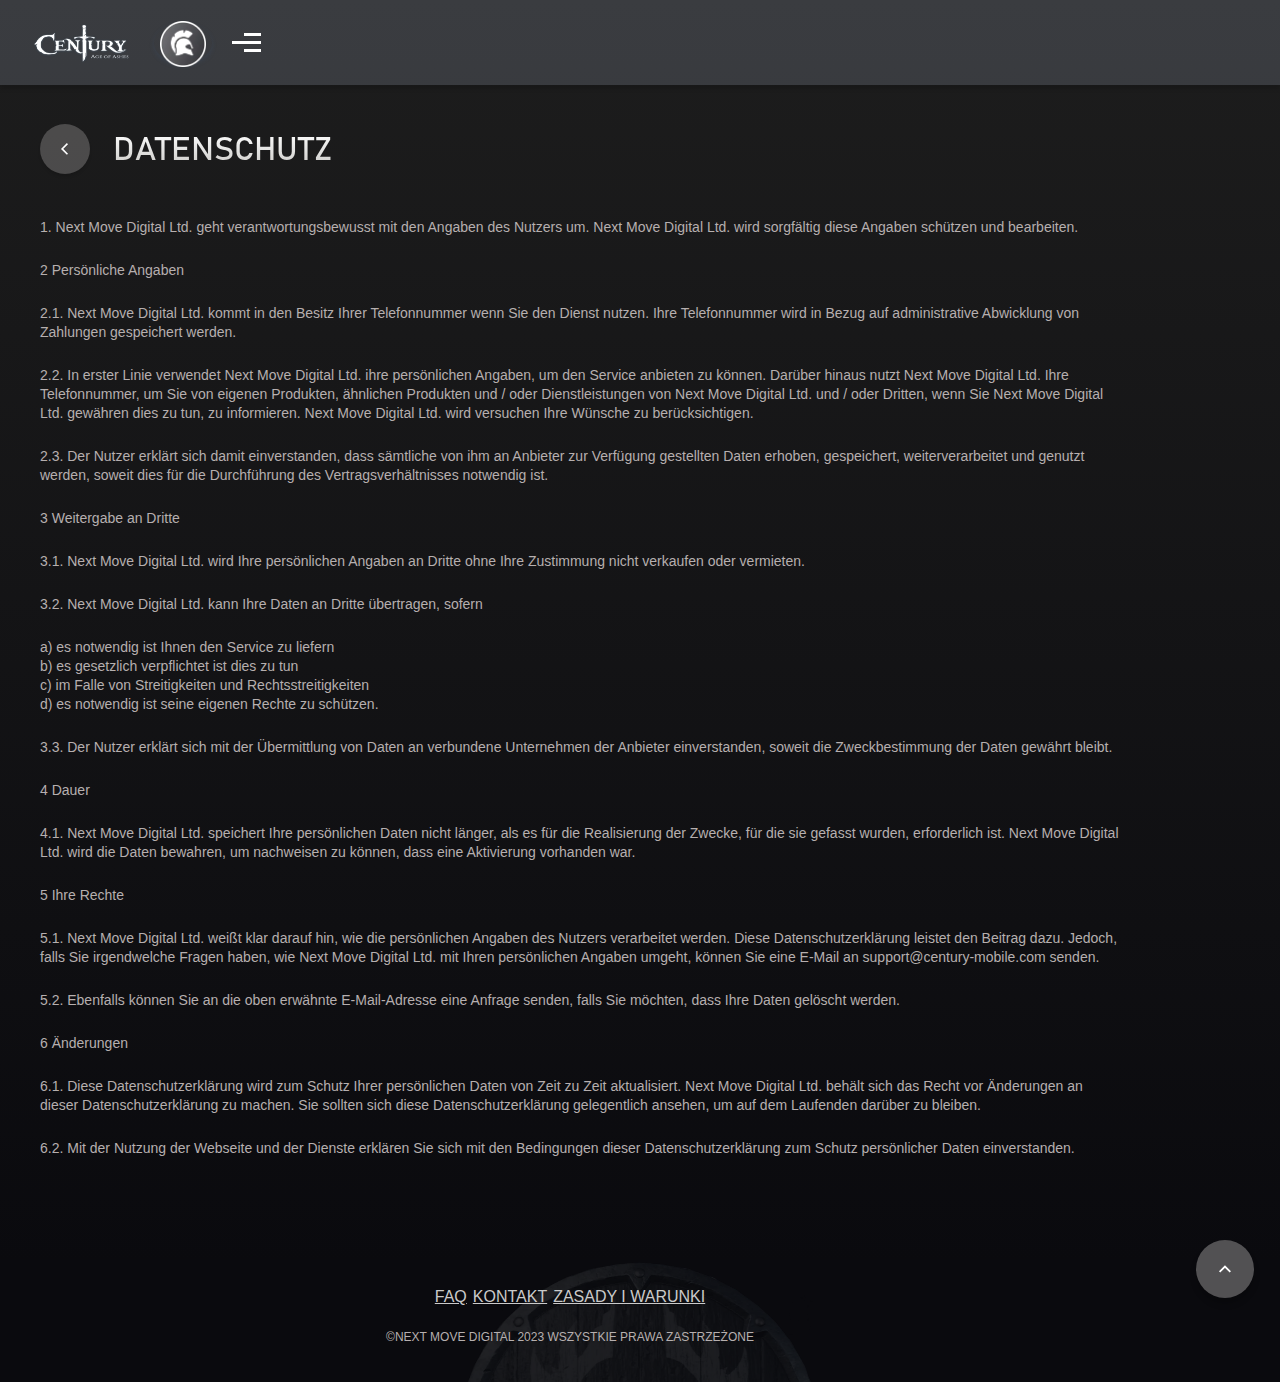
<file: privacy.html>
<html class="no-js" lang="de">
<head>
    <meta charset="utf-8">
    <meta http-equiv="X-UA-Compatible" content="IE=edge">
    <title>Landing Austria Drei</title>
    <link rel="apple-touch-icon" href="favicon.ico">

    <link rel="preconnect" href="https://fonts.googleapis.com">
    <link rel="preconnect" href="https://fonts.gstatic.com" crossorigin>
    <link href="https://cdn.jsdelivr.net/npm/bootstrap@5.0.2/dist/css/bootstrap.min.css" rel="stylesheet" integrity="sha384-EVSTQN3/azprG1Anm3QDgpJLIm9Nao0Yz1ztcQTwFspd3yD65VohhpuuCOmLASjC" crossorigin="anonymous">
    <link href="https://fonts.googleapis.com/css2?family=Inter:wght@400;700&family=Roboto:wght@400;500;700&display=swap" rel="stylesheet">

    <link rel="icon" type="image/png" href="favicon.png" sizes="32x32">

    <meta name="viewport" content="width=device-width, initial-scale=1.0, maximum-scale=1.0, user-scalable=no">
    <link rel="stylesheet" type="text/css" href="css/other.css" media="screen,print">

</head>
<header tabindex="0">
    <div class="container container-sm">
        <div class="row">
            <div class="logo-wrapper col-6">
                <a href="/">
                    <img src="img/century-logo-white.webp" width="90" height="33" class="header-logo" alt="Century Logo" />
                </a>
            </div>
            <div class="mob-menu col-6">
                <button class="player-popup" aria-label="Check Login ID" ><i></i></button>
                <a id="menu-toggle" class="menu-toggle">
                    <span class="menu-toggle-bar menu-toggle-bar--top"></span>
                    <span class="menu-toggle-bar menu-toggle-bar--middle"></span>
                    <span class="menu-toggle-bar menu-toggle-bar--bottom"></span>
                </a>
            </div>
            <nav class="mob-menu-block">
                <div class="mob-menu-blur"></div>
                <ul>
                    <li>
                        <a href="">system nagród</a>
                    </li>
                    <li>
                        <a href="">o century</a>
                    </li>
                </ul>
            </nav>
        </div>
    </div>
</header>
<body class="austria-drei">
<main class="inner-page">
    <div class="container container-sm">
        <div class="row">
            <div class="navigation-link-wrapper col-12">
                <a class="navigation-link" href="javascript:history.back()">
                    <span class="backward-link"><i class="backward-icon"></i></span>
                    <span class="backward-text">Datenschutz</span>
                </a>
            </div>
        </div>
    </div>
    <section class="terms">
        <div class="container container-sm">
            <div class="row justify-content-center">
                <div class="col-md-10 col-12">
                    <div class="text-block">
                        <p>1. Next Move Digital Ltd. geht verantwortungsbewusst mit den Angaben des Nutzers um. Next Move Digital Ltd. wird sorgfältig diese Angaben schützen und bearbeiten.</p>
                        <p>2 Persönliche Angaben</p>
                        <p>2.1. Next Move Digital Ltd. kommt in den Besitz Ihrer Telefonnummer wenn Sie den Dienst nutzen. Ihre Telefonnummer wird in Bezug auf administrative Abwicklung von Zahlungen gespeichert werden.</p>
                        <p>2.2. In erster Linie verwendet Next Move Digital Ltd. ihre persönlichen Angaben, um den Service anbieten zu können. Darüber hinaus nutzt Next Move Digital Ltd. Ihre Telefonnummer, um Sie von eigenen Produkten, ähnlichen Produkten und / oder Dienstleistungen von Next Move Digital Ltd. und / oder Dritten, wenn Sie Next Move Digital Ltd. gewähren dies zu tun, zu informieren. Next Move Digital Ltd. wird versuchen Ihre Wünsche zu berücksichtigen.</p>
                        <p>2.3. Der Nutzer erklärt sich damit einverstanden, dass sämtliche von ihm an Anbieter zur Verfügung gestellten Daten erhoben, gespeichert, weiterverarbeitet und genutzt werden, soweit dies für die Durchführung des Vertragsverhältnisses notwendig ist.</p>
                        <p>3 Weitergabe an Dritte</p>
                        <p>3.1. Next Move Digital Ltd. wird Ihre persönlichen Angaben an Dritte ohne Ihre Zustimmung nicht verkaufen oder vermieten.</p>
                        <p>3.2. Next Move Digital Ltd. kann Ihre Daten an Dritte übertragen, sofern</p>
                        <p>

                            <span class="separate-line">a) es notwendig ist Ihnen den Service zu liefern</span>
                            <span class="separate-line">b) es gesetzlich verpflichtet ist dies zu tun</span>
                            <span class="separate-line">c) im Falle von Streitigkeiten und Rechtsstreitigkeiten</span>
                            <span class="separate-line">d) es notwendig ist seine eigenen Rechte zu schützen.</span>
                        </p>
                        <p>3.3. Der Nutzer erklärt sich mit der Übermittlung von Daten an verbundene Unternehmen der Anbieter einverstanden, soweit die Zweckbestimmung der Daten gewährt bleibt.</p>
                        <p>4 Dauer</p>
                        <p>4.1. Next Move Digital Ltd. speichert Ihre persönlichen Daten nicht länger, als es für die Realisierung der Zwecke, für die sie gefasst wurden, erforderlich ist. Next Move Digital Ltd. wird die Daten bewahren, um nachweisen zu können, dass eine Aktivierung vorhanden war.</p>
                        <p>5 Ihre Rechte</p>
                        <p>5.1. Next Move Digital Ltd. weißt klar darauf hin, wie die persönlichen Angaben des Nutzers verarbeitet werden. Diese Datenschutzerklärung leistet den Beitrag dazu. Jedoch, falls Sie irgendwelche Fragen haben, wie Next Move Digital Ltd. mit Ihren persönlichen Angaben umgeht, können Sie eine E-Mail an support@century-mobile.com senden.</p>
                        <p>5.2. Ebenfalls können Sie an die oben erwähnte E-Mail-Adresse eine Anfrage senden, falls Sie möchten, dass Ihre Daten gelöscht werden.</p>

                        <p>6 Änderungen</p>
                        <p>6.1. Diese Datenschutzerklärung wird zum Schutz Ihrer persönlichen Daten von Zeit zu Zeit aktualisiert. Next Move Digital Ltd. behält sich das Recht vor Änderungen an dieser Datenschutzerklärung zu machen. Sie sollten sich diese Datenschutzerklärung gelegentlich ansehen, um auf dem Laufenden darüber zu bleiben.
                        </p>
                        <p>6.2. Mit der Nutzung der Webseite und der Dienste erklären Sie sich mit den Bedingungen dieser Datenschutzerklärung zum Schutz persönlicher Daten einverstanden.</p>
                    </div>
                </div>
            </div>
        </div>
    </section>

</main>
<footer class="landing-footer inner-footer">
    <div class="container container-sm">
        <div class="row">
            <div id="button-up" class="button-to-top">
                <i></i>
            </div>
            <nav class="footer-menu navbar col-sm-12">
                <ul>
                    <li>
                        <a href="">FAQ</a>
                    </li>
                    <li>
                        <a href="/contact_us.html">Kontakt</a>
                    </li>
                    <li>
                        <a href="/terms.html">
                           Zasady i warunki</a>
                    </li>
                </ul>
            </nav>
            <div class="footer-copyright col-sm-12">
                <small>©Next Move Digital 2023 Wszystkie prawa zastrzeżone</small>
            </div>
        </div>
    </div>
</footer>

</body>
<script type="text/javascript" src="js/general.js"></script>
</html>
</file>
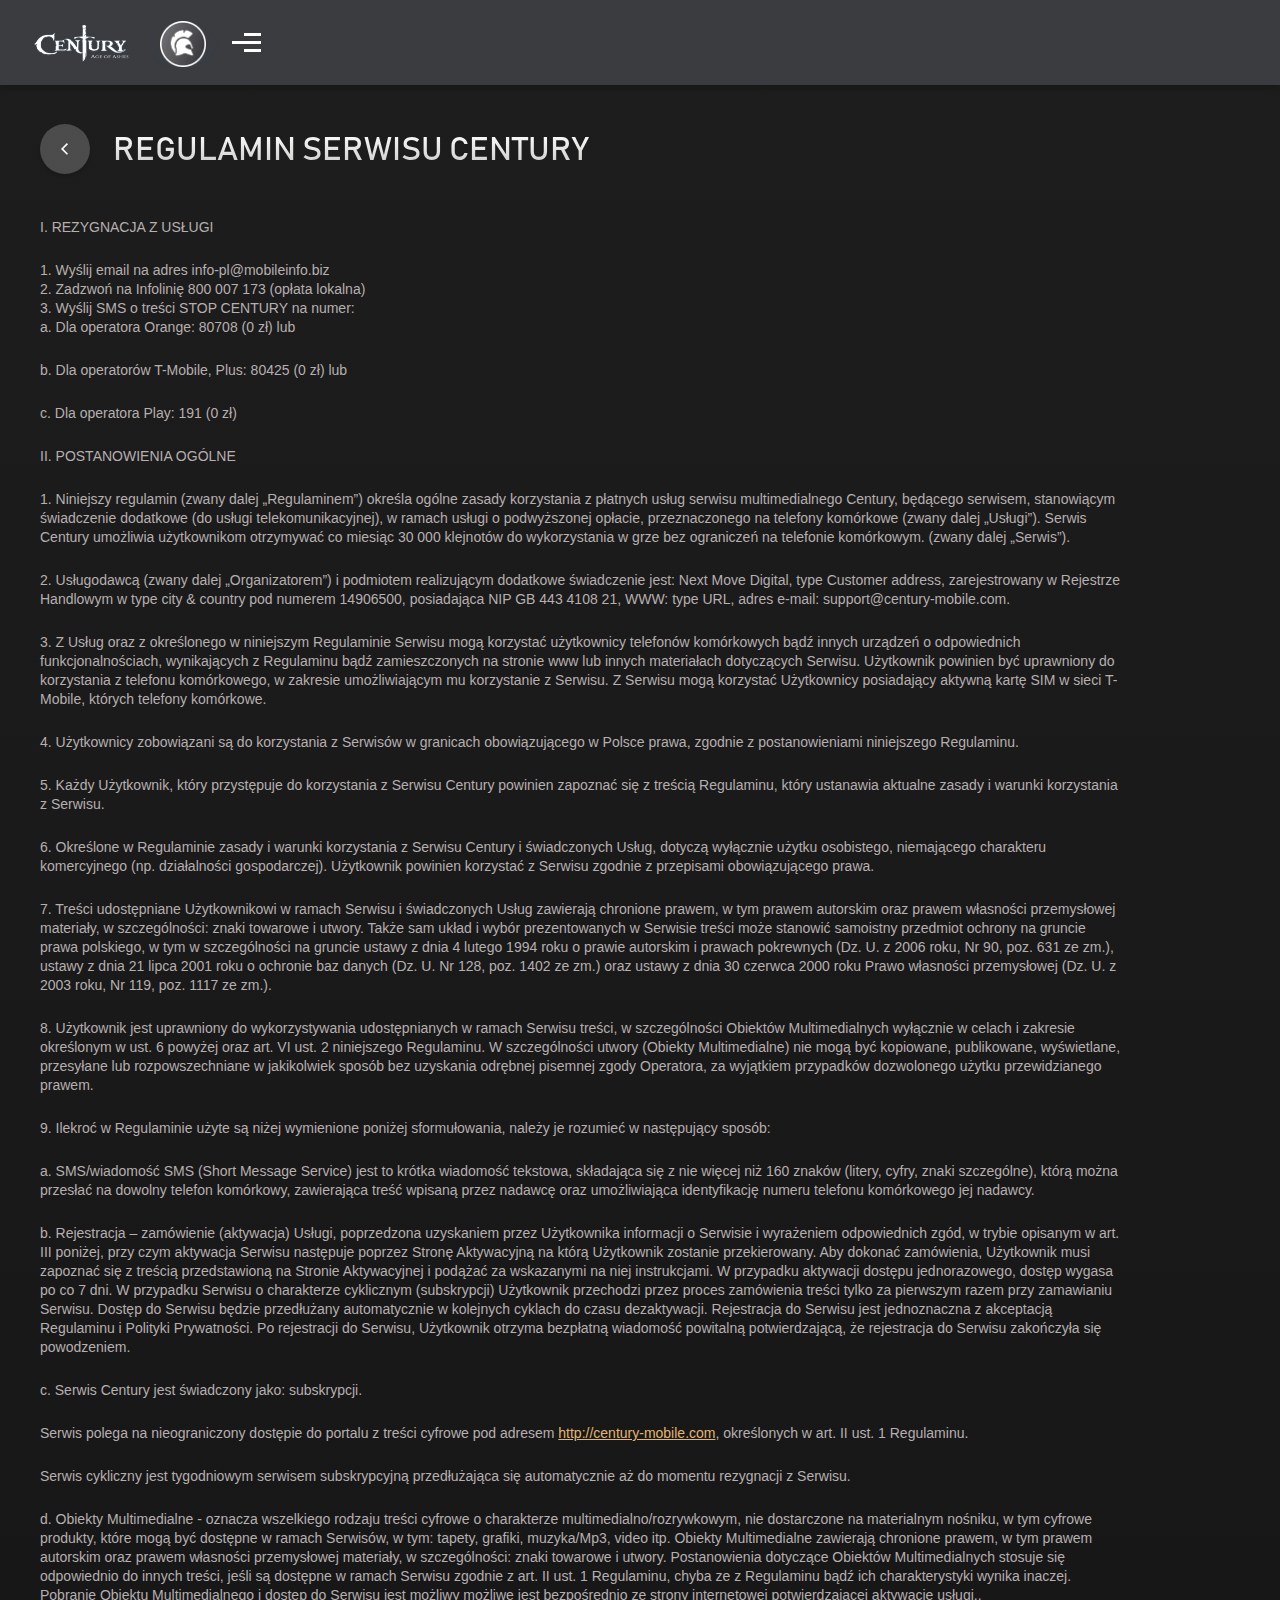
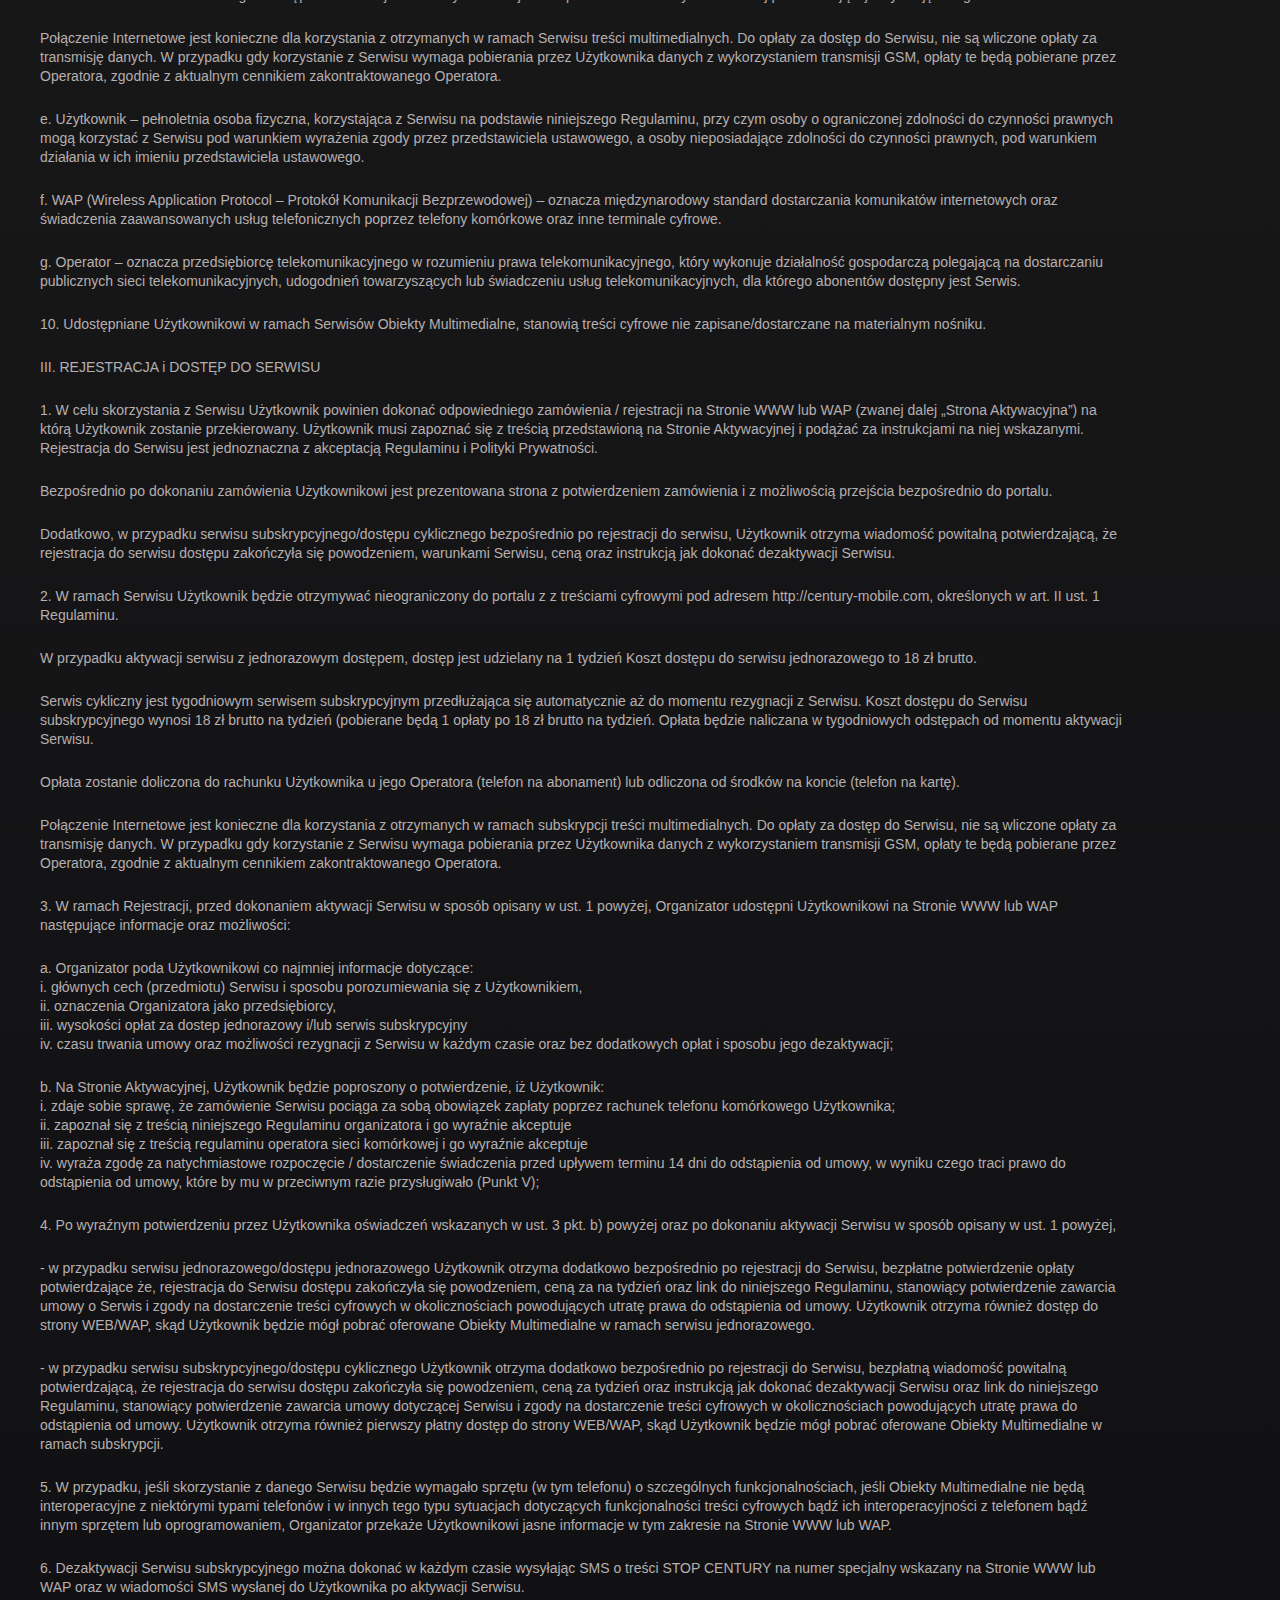
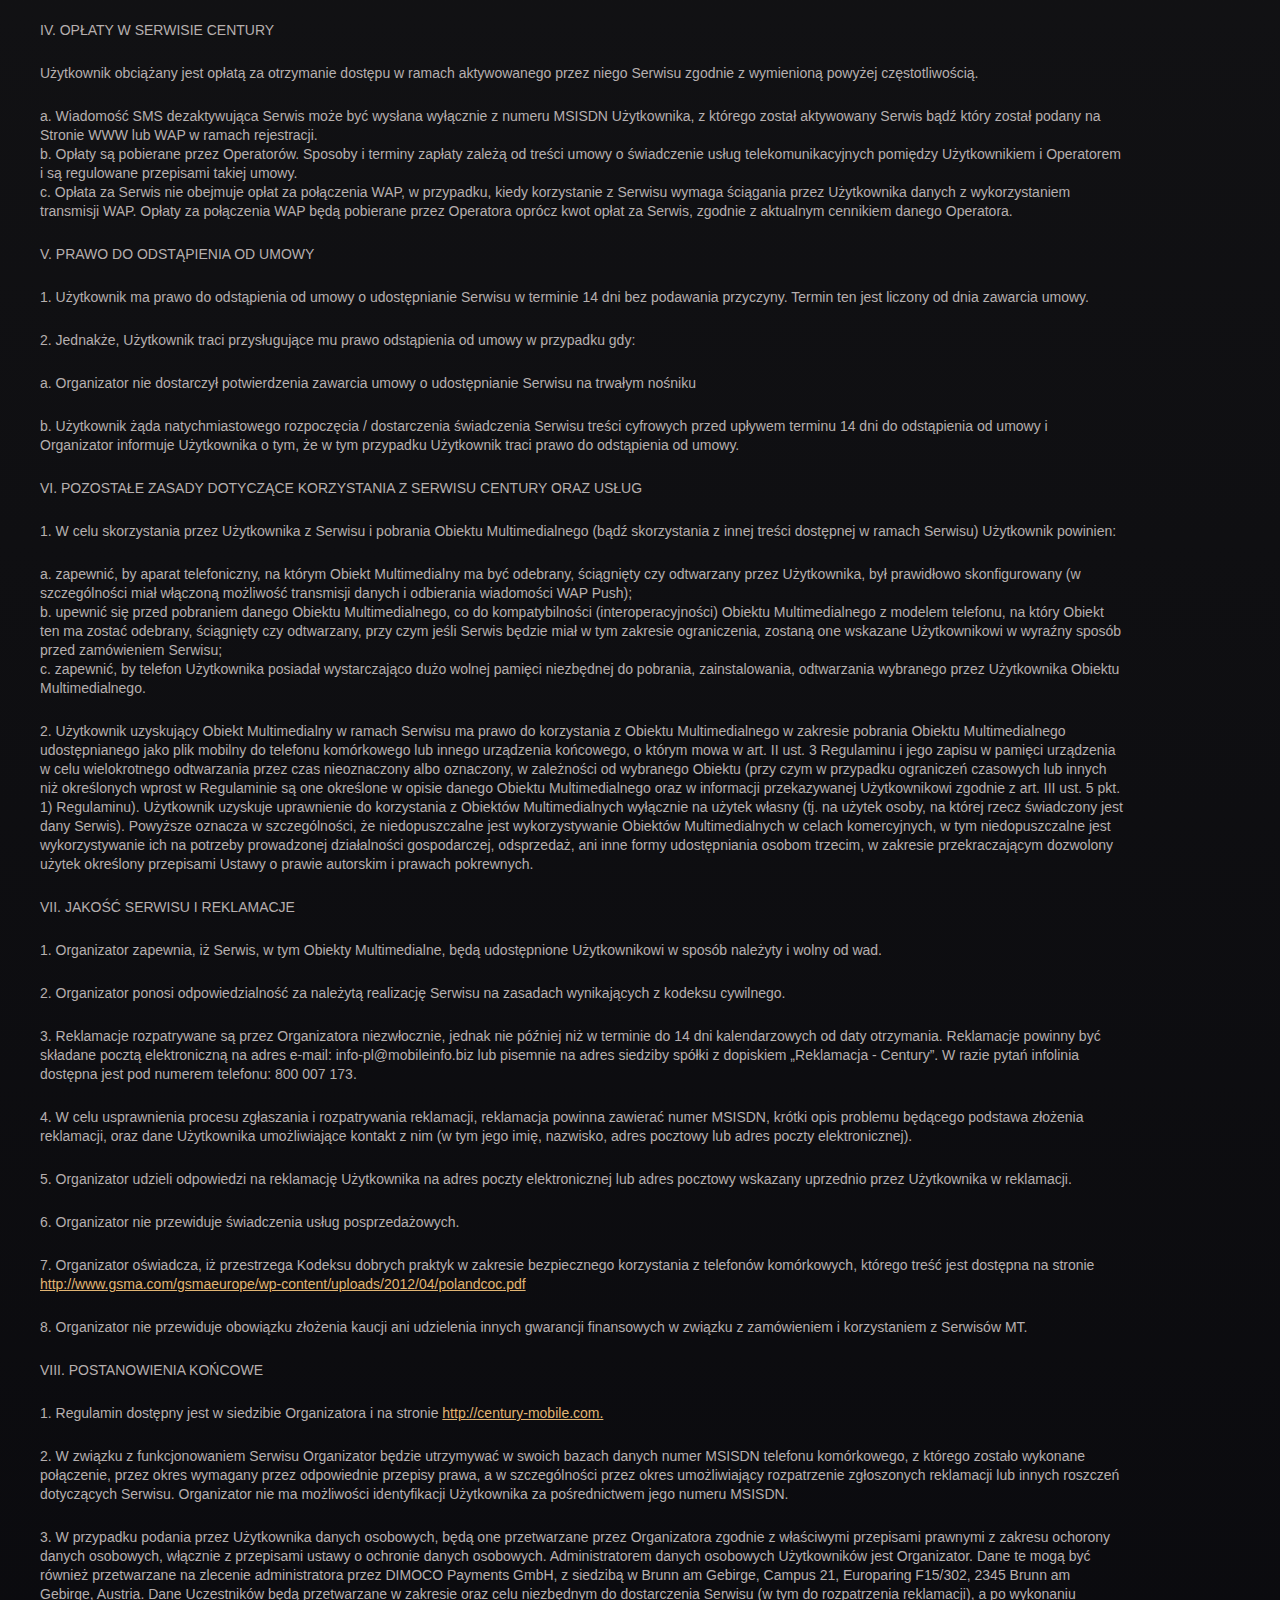
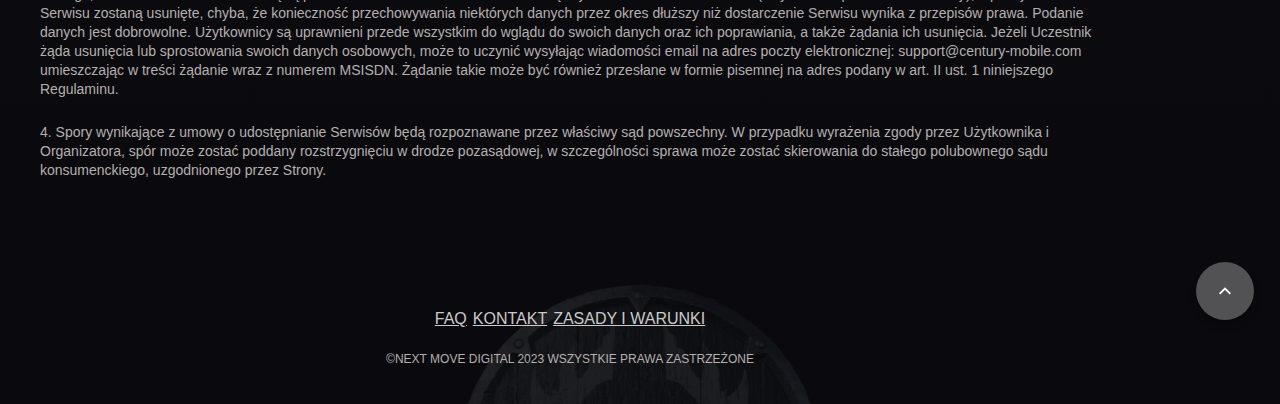
<file: terms.html>
<!doctype html>
<html class="no-js" lang="de">
<head>
    <meta charset="utf-8">
    <meta http-equiv="X-UA-Compatible" content="IE=edge">
    <title>Poland TMobile</title>
    <link rel="apple-touch-icon" href="favicon.ico">

    <link rel="preconnect" href="https://fonts.googleapis.com">
    <link rel="preconnect" href="https://fonts.gstatic.com" crossorigin>
    <link href="https://cdn.jsdelivr.net/npm/bootstrap@5.0.2/dist/css/bootstrap.min.css" rel="stylesheet" integrity="sha384-EVSTQN3/azprG1Anm3QDgpJLIm9Nao0Yz1ztcQTwFspd3yD65VohhpuuCOmLASjC" crossorigin="anonymous">
    <link href="https://fonts.googleapis.com/css2?family=Inter:wght@400;700&family=Roboto:wght@400;500;700&display=swap" rel="stylesheet">

    <link rel="icon" type="image/png" href="favicon.png" sizes="32x32">

    <meta name="viewport" content="width=device-width, initial-scale=1.0, maximum-scale=1.0, user-scalable=no">
    <link rel="stylesheet" type="text/css" href="css/other.css" media="screen,print">

</head>
<header tabindex="0">
    <div class="container container-sm">
        <div class="row">
            <div class="logo-wrapper col-6">
                <a href="/">
                    <img src="img/century-logo-white.webp" width="90" height="33" class="header-logo" alt="Century Logo" />
                </a>
            </div>
            <div class="mob-menu col-6">
                <button class="player-popup" aria-label="Check Login ID" ><i></i></button>
                <a id="menu-toggle" class="menu-toggle">
                    <span class="menu-toggle-bar menu-toggle-bar--top"></span>
                    <span class="menu-toggle-bar menu-toggle-bar--middle"></span>
                    <span class="menu-toggle-bar menu-toggle-bar--bottom"></span>
                </a>
            </div>
            <nav class="mob-menu-block">
                <div class="mob-menu-blur"></div>
                <ul>
                    <li>
                        <a href="">system nagród</a>
                    </li>
                    <li>
                        <a href="">o century</a>
                    </li>
                </ul>
            </nav>
        </div>
    </div>
</header>
<body class="austria-drei">
<main class="inner-page">
    <div class="container container-sm">
        <div class="row">
            <div class="navigation-link-wrapper col-12">
                <a class="navigation-link" href="javascript:history.back()">
                    <span class="backward-link"><i class="backward-icon"></i></span>
                    <span class="backward-text">REGULAMIN SERWISU CENTURY</span>
                </a>
            </div>
        </div>
    </div>
    <section class="terms">
        <div class="container container-sm">
            <div class="row justify-content-center">
                <div class="col-md-10 col-12">
                    <div class="text-block">
                        <p class="terms-subtitle">I. REZYGNACJA Z USŁUGI</p>
                        <p>
                            <span class="pseudo-paragraph no-bottom-padding">1. Wyślij email na adres info-pl@mobileinfo.biz</span>
                            <span class="pseudo-paragraph no-bottom-padding">2. Zadzwoń na Infolinię 800 007 173 (opłata lokalna)</span>
                            <span class="pseudo-paragraph no-bottom-padding">3. Wyślij SMS o treści STOP CENTURY na numer:</span>
                            <span class="pseudo-paragraph">a. Dla operatora Orange: 80708 (0 zł) lub</span>
                            <span class="pseudo-paragraph">b. Dla operatorów T-Mobile, Plus: 80425 (0 zł) lub</span>
                            <span class="pseudo-paragraph">c. Dla operatora Play: 191 (0 zł)</span>
                        </p>


                        <p class="terms-subtitle">II. POSTANOWIENIA OGÓLNE</p>
                        <p>
                            <span class="pseudo-paragraph">1. Niniejszy regulamin (zwany dalej „Regulaminem”) określa ogólne zasady korzystania z płatnych usług serwisu multimedialnego Century, będącego serwisem, stanowiącym świadczenie dodatkowe (do usługi telekomunikacyjnej), w ramach usługi o podwyższonej opłacie, przeznaczonego na telefony komórkowe (zwany dalej „Usługi”). Serwis Century umożliwia użytkownikom otrzymywać co miesiąc 30 000 klejnotów do wykorzystania w grze bez ograniczeń na telefonie komórkowym. (zwany dalej „Serwis”).</span>
                            <span class="pseudo-paragraph">2. Usługodawcą (zwany dalej „Organizatorem”) i podmiotem realizującym dodatkowe świadczenie jest: Next Move Digital, type Customer address, zarejestrowany w Rejestrze Handlowym w type city & country pod numerem 14906500, posiadająca NIP GB 443 4108 21, WWW: type URL, adres e-mail: support@century-mobile.com.</span>
                            <span class="pseudo-paragraph">3. Z Usług oraz z określonego w niniejszym Regulaminie Serwisu mogą korzystać użytkownicy telefonów komórkowych bądź innych urządzeń o odpowiednich funkcjonalnościach, wynikających z Regulaminu bądź zamieszczonych na stronie www lub innych materiałach dotyczących Serwisu. Użytkownik powinien być uprawniony do korzystania z telefonu komórkowego, w zakresie umożliwiającym mu korzystanie z Serwisu. Z Serwisu mogą korzystać Użytkownicy posiadający aktywną kartę SIM w sieci T-Mobile, których telefony komórkowe.</span>
                            <span class="pseudo-paragraph">4. Użytkownicy zobowiązani są do korzystania z Serwisów w granicach obowiązującego w Polsce prawa, zgodnie z postanowieniami niniejszego Regulaminu.</span>
                            <span class="pseudo-paragraph">5. Każdy Użytkownik, który przystępuje do korzystania z Serwisu Century powinien zapoznać się z treścią Regulaminu, który ustanawia aktualne zasady i warunki korzystania z Serwisu.</span>
                            <span class="pseudo-paragraph">6. Określone w Regulaminie zasady i warunki korzystania z Serwisu Century i świadczonych Usług, dotyczą wyłącznie użytku osobistego, niemającego charakteru komercyjnego (np. działalności gospodarczej). Użytkownik powinien korzystać z Serwisu zgodnie z przepisami obowiązującego prawa.</span>
                            <span class="pseudo-paragraph">7. Treści udostępniane Użytkownikowi w ramach Serwisu i świadczonych Usług zawierają chronione prawem, w tym prawem autorskim oraz prawem własności przemysłowej materiały, w szczególności: znaki towarowe i utwory. Także sam układ i wybór prezentowanych w Serwisie treści może stanowić samoistny przedmiot ochrony na gruncie prawa polskiego, w tym w szczególności na gruncie ustawy z dnia 4 lutego 1994 roku o prawie autorskim i prawach pokrewnych (Dz. U. z 2006 roku, Nr 90, poz. 631 ze zm.), ustawy z dnia 21 lipca 2001 roku o ochronie baz danych (Dz. U. Nr 128, poz. 1402 ze zm.) oraz ustawy z dnia 30 czerwca 2000 roku Prawo własności przemysłowej (Dz. U. z 2003 roku, Nr 119, poz. 1117 ze zm.).</span>
                            <span class="pseudo-paragraph">8. Użytkownik jest uprawniony do wykorzystywania udostępnianych w ramach Serwisu treści, w szczególności Obiektów Multimedialnych wyłącznie w celach i zakresie określonym w ust. 6 powyżej oraz art. VI ust. 2 niniejszego Regulaminu. W szczególności utwory (Obiekty Multimedialne) nie mogą być kopiowane, publikowane, wyświetlane, przesyłane lub rozpowszechniane w jakikolwiek sposób bez uzyskania odrębnej pisemnej zgody Operatora, za wyjątkiem przypadków dozwolonego użytku przewidzianego prawem.</span>
                            <span class="pseudo-paragraph">9. Ilekroć w Regulaminie użyte są niżej wymienione poniżej sformułowania, należy je rozumieć w następujący sposób:</span>
                        </p>
                        <p>
                            <span class="pseudo-paragraph">a. SMS/wiadomość SMS (Short Message Service) jest to krótka wiadomość tekstowa, składająca się z nie więcej niż 160 znaków (litery, cyfry, znaki szczególne), którą można przesłać na dowolny telefon komórkowy, zawierająca treść wpisaną przez nadawcę oraz umożliwiająca identyfikację numeru telefonu komórkowego jej nadawcy.</span>
                            <span class="pseudo-paragraph">b. Rejestracja – zamówienie (aktywacja) Usługi, poprzedzona uzyskaniem przez Użytkownika informacji o Serwisie i wyrażeniem odpowiednich zgód, w trybie opisanym w art. III poniżej, przy czym aktywacja Serwisu następuje poprzez Stronę Aktywacyjną na którą Użytkownik zostanie przekierowany. Aby dokonać zamówienia, Użytkownik musi zapoznać się z treścią przedstawioną na Stronie Aktywacyjnej i podążać za wskazanymi na niej instrukcjami. W przypadku aktywacji dostępu jednorazowego, dostęp wygasa po co 7 dni. W przypadku Serwisu o charakterze cyklicznym (subskrypcji) Użytkownik przechodzi przez proces zamówienia treści tylko za pierwszym razem przy zamawianiu Serwisu. Dostęp do Serwisu będzie przedłużany automatycznie w kolejnych cyklach do czasu dezaktywacji. Rejestracja do Serwisu jest jednoznaczna z akceptacją Regulaminu i Polityki Prywatności. Po rejestracji do Serwisu, Użytkownik otrzyma bezpłatną wiadomość powitalną potwierdzającą, że rejestracja do Serwisu zakończyła się powodzeniem.</span>
                            <span class="pseudo-paragraph">c. Serwis Century jest świadczony jako: subskrypcji.</span>
                            <span class="pseudo-paragraph">Serwis polega na nieograniczony dostępie do portalu z treści cyfrowe pod adresem <a href="http://century-mobile.com">http://century-mobile.com</a>, określonych w art. II ust. 1 Regulaminu.</span>
                            <span class="pseudo-paragraph">Serwis cykliczny jest tygodniowym serwisem subskrypcyjną przedłużająca się automatycznie aż do momentu rezygnacji z Serwisu.</span>
                            <span class="pseudo-paragraph">d. Obiekty Multimedialne - oznacza wszelkiego rodzaju treści cyfrowe o charakterze multimedialno/rozrywkowym, nie dostarczone na materialnym nośniku, w tym cyfrowe produkty, które mogą być dostępne w ramach Serwisów, w tym: tapety, grafiki, muzyka/Mp3, video itp. Obiekty Multimedialne zawierają chronione prawem, w tym prawem autorskim oraz prawem własności przemysłowej materiały, w szczególności: znaki towarowe i utwory. Postanowienia dotyczące Obiektów Multimedialnych stosuje się odpowiednio do innych treści, jeśli są dostępne w ramach Serwisu zgodnie z art. II ust. 1 Regulaminu, chyba ze z Regulaminu bądź ich charakterystyki wynika inaczej. Pobranie Obiektu Multimedialnego i dostęp do Serwisu jest możliwy możliwe jest bezpośrednio ze strony internetowej potwierdzającej aktywację usługi..</span>
                            <span class="pseudo-paragraph">Połączenie Internetowe jest konieczne dla korzystania z otrzymanych w ramach Serwisu treści multimedialnych. Do opłaty za dostęp do Serwisu, nie są wliczone opłaty za transmisję danych. W przypadku gdy korzystanie z Serwisu wymaga pobierania przez Użytkownika danych z wykorzystaniem transmisji GSM, opłaty te będą pobierane przez Operatora, zgodnie z aktualnym cennikiem zakontraktowanego Operatora.</span>
                            <span class="pseudo-paragraph">e. Użytkownik – pełnoletnia osoba fizyczna, korzystająca z Serwisu na podstawie niniejszego Regulaminu, przy czym osoby o ograniczonej zdolności do czynności prawnych mogą korzystać z Serwisu pod warunkiem wyrażenia zgody przez przedstawiciela ustawowego, a osoby nieposiadające zdolności do czynności prawnych, pod warunkiem działania w ich imieniu przedstawiciela ustawowego.</span>
                            <span class="pseudo-paragraph">f. WAP (Wireless Application Protocol – Protokół Komunikacji Bezprzewodowej) – oznacza międzynarodowy standard dostarczania komunikatów internetowych oraz świadczenia zaawansowanych usług telefonicznych poprzez telefony komórkowe oraz inne terminale cyfrowe.</span>
                            <span class="pseudo-paragraph">g. Operator – oznacza przedsiębiorcę telekomunikacyjnego w rozumieniu prawa telekomunikacyjnego, który wykonuje działalność gospodarczą polegającą na dostarczaniu publicznych sieci telekomunikacyjnych, udogodnień towarzyszących lub świadczeniu usług telekomunikacyjnych, dla którego abonentów dostępny jest Serwis.</span>
                            <span class="pseudo-paragraph">10. Udostępniane Użytkownikowi w ramach Serwisów Obiekty Multimedialne, stanowią treści cyfrowe nie zapisane/dostarczane na materialnym nośniku.</span>
                        </p>
                        <p class="terms-subtitle">III. REJESTRACJA i DOSTĘP DO SERWISU</p>
                        <span class="pseudo-paragraph">1. W celu skorzystania z Serwisu Użytkownik powinien dokonać odpowiedniego zamówienia / rejestracji na Stronie WWW lub WAP (zwanej dalej „Strona Aktywacyjna”) na którą Użytkownik zostanie przekierowany. Użytkownik musi zapoznać się z treścią przedstawioną na Stronie Aktywacyjnej i podążać za instrukcjami na niej wskazanymi. Rejestracja do Serwisu jest jednoznaczna z akceptacją Regulaminu i Polityki Prywatności.</span>
                        <span class="pseudo-paragraph">Bezpośrednio po dokonaniu zamówienia Użytkownikowi jest prezentowana strona z potwierdzeniem zamówienia i z możliwością przejścia bezpośrednio do portalu.</span>
                        <span class="pseudo-paragraph">Dodatkowo, w przypadku serwisu subskrypcyjnego/dostępu cyklicznego bezpośrednio po rejestracji do serwisu, Użytkownik otrzyma wiadomość powitalną potwierdzającą, że rejestracja do serwisu dostępu zakończyła się powodzeniem, warunkami Serwisu, ceną oraz instrukcją jak dokonać dezaktywacji Serwisu.</span>
                        <span class="pseudo-paragraph">2. W ramach Serwisu Użytkownik będzie otrzymywać nieograniczony do portalu z z treściami cyfrowymi pod adresem http://century-mobile.com, określonych w art. II ust. 1 Regulaminu.</span>
                        <span class="pseudo-paragraph">W przypadku aktywacji serwisu z jednorazowym dostępem, dostęp jest udzielany na 1 tydzień Koszt dostępu do serwisu jednorazowego to 18 zł brutto.</span>
                        <span class="pseudo-paragraph">Serwis cykliczny jest tygodniowym serwisem subskrypcyjnym przedłużająca się automatycznie aż do momentu rezygnacji z Serwisu. Koszt dostępu do Serwisu subskrypcyjnego wynosi 18 zł brutto na tydzień (pobierane będą 1 opłaty po 18 zł brutto na tydzień. Opłata będzie naliczana w tygodniowych odstępach od momentu aktywacji Serwisu.</span>
                        <span class="pseudo-paragraph">Opłata zostanie doliczona do rachunku Użytkownika u jego Operatora (telefon na abonament) lub odliczona od środków na koncie (telefon na kartę).</span>
                        <span class="pseudo-paragraph">Połączenie Internetowe jest konieczne dla korzystania z otrzymanych w ramach subskrypcji treści multimedialnych. Do opłaty za dostęp do Serwisu, nie są wliczone opłaty za transmisję danych. W przypadku gdy korzystanie z Serwisu wymaga pobierania przez Użytkownika danych z wykorzystaniem transmisji GSM, opłaty te będą pobierane przez Operatora, zgodnie z aktualnym cennikiem zakontraktowanego Operatora.</span>
                        <span class="pseudo-paragraph">3. W ramach Rejestracji, przed dokonaniem aktywacji Serwisu w sposób opisany w ust. 1 powyżej, Organizator udostępni Użytkownikowi na Stronie WWW lub WAP następujące informacje oraz możliwości:</span>
                        <p>
                            <span class="pseudo-paragraph no-bottom-padding">a. Organizator poda Użytkownikowi co najmniej informacje dotyczące:</span>
                            <span class="pseudo-paragraph no-bottom-padding">i. głównych cech (przedmiotu) Serwisu i sposobu porozumiewania się z Użytkownikiem,</span>
                            <span class="pseudo-paragraph no-bottom-padding">ii. oznaczenia Organizatora jako przedsiębiorcy,</span>
                            <span class="pseudo-paragraph no-bottom-padding">iii. wysokości opłat za dostep jednorazowy i/lub serwis subskrypcyjny</span>
                            <span class="pseudo-paragraph">iv. czasu trwania umowy oraz możliwości rezygnacji z Serwisu w każdym czasie oraz bez dodatkowych opłat i sposobu jego dezaktywacji;</span>

                            <span class="pseudo-paragraph no-bottom-padding">b. Na Stronie Aktywacyjnej, Użytkownik będzie poproszony o potwierdzenie, iż Użytkownik:</span>
                            <span class="pseudo-paragraph no-bottom-padding">i. zdaje sobie sprawę, że zamówienie Serwisu pociąga za sobą obowiązek zapłaty poprzez rachunek telefonu komórkowego Użytkownika;</span>
                            <span class="pseudo-paragraph no-bottom-padding">ii. zapoznał się z treścią niniejszego Regulaminu organizatora i go wyraźnie akceptuje</span>
                            <span class="pseudo-paragraph no-bottom-padding">iii. zapoznał się z treścią regulaminu operatora sieci komórkowej i go wyraźnie akceptuje</span>
                            <span class="pseudo-paragraph">iv. wyraża zgodę za natychmiastowe rozpoczęcie / dostarczenie świadczenia przed upływem terminu 14 dni do odstąpienia od umowy, w wyniku czego traci prawo do odstąpienia od umowy, które by mu w przeciwnym razie przysługiwało (Punkt V);</span>
                            <span class="pseudo-paragraph">4. Po wyraźnym potwierdzeniu przez Użytkownika oświadczeń wskazanych w ust. 3 pkt. b) powyżej oraz po dokonaniu aktywacji Serwisu w sposób opisany w ust. 1 powyżej,</span>
                            <span class="pseudo-paragraph">- w przypadku serwisu jednorazowego/dostępu jednorazowego Użytkownik otrzyma dodatkowo bezpośrednio po rejestracji do Serwisu, bezpłatne potwierdzenie opłaty potwierdzające że, rejestracja do Serwisu dostępu zakończyła się powodzeniem, ceną za na tydzień oraz link do niniejszego Regulaminu, stanowiący potwierdzenie zawarcia umowy o Serwis i zgody na dostarczenie treści cyfrowych w okolicznościach powodujących utratę prawa do odstąpienia od umowy. Użytkownik otrzyma również dostęp do strony WEB/WAP, skąd Użytkownik będzie mógł pobrać oferowane Obiekty Multimedialne w ramach serwisu jednorazowego.</span>
                            <span class="pseudo-paragraph">- w przypadku serwisu subskrypcyjnego/dostępu cyklicznego Użytkownik otrzyma dodatkowo bezpośrednio po rejestracji do Serwisu, bezpłatną wiadomość powitalną potwierdzającą, że rejestracja do serwisu dostępu zakończyła się powodzeniem, ceną za tydzień oraz instrukcją jak dokonać dezaktywacji Serwisu oraz link do niniejszego Regulaminu, stanowiący potwierdzenie zawarcia umowy dotyczącej Serwisu i zgody na dostarczenie treści cyfrowych w okolicznościach powodujących utratę prawa do odstąpienia od umowy. Użytkownik otrzyma również pierwszy płatny dostęp do strony WEB/WAP, skąd Użytkownik będzie mógł pobrać oferowane Obiekty Multimedialne w ramach subskrypcji.</span>
                            <span class="pseudo-paragraph">5. W przypadku, jeśli skorzystanie z danego Serwisu będzie wymagało sprzętu (w tym telefonu) o szczególnych funkcjonalnościach, jeśli Obiekty Multimedialne nie będą interoperacyjne z niektórymi typami telefonów i w innych tego typu sytuacjach dotyczących funkcjonalności treści cyfrowych bądź ich interoperacyjności z telefonem bądź innym sprzętem lub oprogramowaniem, Organizator przekaże Użytkownikowi jasne informacje w tym zakresie na Stronie WWW lub WAP.</span>
                            <span class="pseudo-paragraph">6. Dezaktywacji Serwisu subskrypcyjnego można dokonać w każdym czasie wysyłając SMS o treści STOP CENTURY na numer specjalny wskazany na Stronie WWW lub WAP oraz w wiadomości SMS wysłanej do Użytkownika po aktywacji Serwisu.</span>
                        </p>
                        <p class="terms-subtitle">IV. OPŁATY W SERWISIE CENTURY</p>
                        <p>
                            <span class="pseudo-paragraph">Użytkownik obciążany jest opłatą za otrzymanie dostępu w ramach aktywowanego przez niego Serwisu zgodnie z wymienioną powyżej częstotliwością.</span>
                            <span class="pseudo-paragraph no-bottom-padding">a. Wiadomość SMS dezaktywująca Serwis może być wysłana wyłącznie z numeru MSISDN Użytkownika, z którego został aktywowany Serwis bądź który został podany na Stronie WWW lub WAP w ramach rejestracji.</span>
                            <span class="pseudo-paragraph no-bottom-padding">b. Opłaty są pobierane przez Operatorów. Sposoby i terminy zapłaty zależą od treści umowy o świadczenie usług telekomunikacyjnych pomiędzy Użytkownikiem i Operatorem i są regulowane przepisami takiej umowy.</span>
                            <span class="pseudo-paragraph">c. Opłata za Serwis nie obejmuje opłat za połączenia WAP, w przypadku, kiedy korzystanie z Serwisu wymaga ściągania przez Użytkownika danych z wykorzystaniem transmisji WAP. Opłaty za połączenia WAP będą pobierane przez Operatora oprócz kwot opłat za Serwis, zgodnie z aktualnym cennikiem danego Operatora.</span>
                        </p>
                        <p class="terms-subtitle">V. PRAWO DO ODSTĄPIENIA OD UMOWY</p>
                        <p>
                            <span class="pseudo-paragraph">1. Użytkownik ma prawo do odstąpienia od umowy o udostępnianie Serwisu w terminie 14 dni bez podawania przyczyny. Termin ten jest liczony od dnia zawarcia umowy.</span>
                            <span class="pseudo-paragraph">2. Jednakże, Użytkownik traci przysługujące mu prawo odstąpienia od umowy w przypadku gdy:</span>
                            <span class="pseudo-paragraph">a. Organizator nie dostarczył potwierdzenia zawarcia umowy o udostępnianie Serwisu na trwałym nośniku</span>
                            <span class="pseudo-paragraph">b. Użytkownik żąda natychmiastowego rozpoczęcia / dostarczenia świadczenia Serwisu treści cyfrowych przed upływem terminu 14 dni do odstąpienia od umowy i Organizator informuje Użytkownika o tym, że w tym przypadku Użytkownik traci prawo do odstąpienia od umowy.</span>
                        </p>
                        <p class="terms-subtitle">VI. POZOSTAŁE ZASADY DOTYCZĄCE KORZYSTANIA Z SERWISU CENTURY ORAZ USŁUG</p>

                        <span class="pseudo-paragraph">1. W celu skorzystania przez Użytkownika z Serwisu i pobrania Obiektu Multimedialnego (bądź skorzystania z innej treści dostępnej w ramach Serwisu) Użytkownik powinien:</span>
                        <span class="pseudo-paragraph no-bottom-padding">a. zapewnić, by aparat telefoniczny, na którym Obiekt Multimedialny ma być odebrany, ściągnięty czy odtwarzany przez Użytkownika, był prawidłowo skonfigurowany (w szczególności miał włączoną możliwość transmisji danych i odbierania wiadomości WAP Push);</span>
                        <span class="pseudo-paragraph no-bottom-padding">b. upewnić się przed pobraniem danego Obiektu Multimedialnego, co do kompatybilności (interoperacyjności) Obiektu Multimedialnego z modelem telefonu, na który Obiekt ten ma zostać odebrany, ściągnięty czy odtwarzany, przy czym jeśli Serwis będzie miał w tym zakresie ograniczenia, zostaną one wskazane Użytkownikowi w wyraźny sposób przed zamówieniem Serwisu;</span>
                        <span class="pseudo-paragraph">c. zapewnić, by telefon Użytkownika posiadał wystarczająco dużo wolnej pamięci niezbędnej do pobrania, zainstalowania, odtwarzania wybranego przez Użytkownika Obiektu Multimedialnego.</span>
                        <span class="pseudo-paragraph">2. Użytkownik uzyskujący Obiekt Multimedialny w ramach Serwisu ma prawo do korzystania z Obiektu Multimedialnego w zakresie pobrania Obiektu Multimedialnego udostępnianego jako plik mobilny do telefonu komórkowego lub innego urządzenia końcowego, o którym mowa w art. II ust. 3 Regulaminu i jego zapisu w pamięci urządzenia w celu wielokrotnego odtwarzania przez czas nieoznaczony albo oznaczony, w zależności od wybranego Obiektu (przy czym w przypadku ograniczeń czasowych lub innych niż określonych wprost w Regulaminie są one określone w opisie danego Obiektu Multimedialnego oraz w informacji przekazywanej Użytkownikowi zgodnie z art. III ust. 5 pkt. 1) Regulaminu). Użytkownik uzyskuje uprawnienie do korzystania z Obiektów Multimedialnych wyłącznie na użytek własny (tj. na użytek osoby, na której rzecz świadczony jest dany Serwis). Powyższe oznacza w szczególności, że niedopuszczalne jest wykorzystywanie Obiektów Multimedialnych w celach komercyjnych, w tym niedopuszczalne jest wykorzystywanie ich na potrzeby prowadzonej działalności gospodarczej, odsprzedaż, ani inne formy udostępniania osobom trzecim, w zakresie przekraczającym dozwolony użytek określony przepisami Ustawy o prawie autorskim i prawach pokrewnych.</span>
                        <p class="terms-subtitle">VII. JAKOŚĆ SERWISU I REKLAMACJE</p>
                        <span class="pseudo-paragraph">1. Organizator zapewnia, iż Serwis, w tym Obiekty Multimedialne, będą udostępnione Użytkownikowi w sposób należyty i wolny od wad.</span>
                        <span class="pseudo-paragraph">2. Organizator ponosi odpowiedzialność za należytą realizację Serwisu na zasadach wynikających z kodeksu cywilnego.</span>
                        <span class="pseudo-paragraph">3. Reklamacje rozpatrywane są przez Organizatora niezwłocznie, jednak nie później niż w terminie do 14 dni kalendarzowych od daty otrzymania. Reklamacje powinny być składane pocztą elektroniczną na adres e-mail: info-pl@mobileinfo.biz lub pisemnie na adres siedziby spółki z dopiskiem „Reklamacja - Century”. W razie pytań infolinia dostępna jest pod numerem telefonu: 800 007 173.</span>
                        <span class="pseudo-paragraph">4. W celu usprawnienia procesu zgłaszania i rozpatrywania reklamacji, reklamacja powinna zawierać numer MSISDN, krótki opis problemu będącego podstawa złożenia reklamacji, oraz dane Użytkownika umożliwiające kontakt z nim (w tym jego imię, nazwisko, adres pocztowy lub adres poczty elektronicznej).</span>
                        <span class="pseudo-paragraph">5. Organizator udzieli odpowiedzi na reklamację Użytkownika na adres poczty elektronicznej lub adres pocztowy wskazany uprzednio przez Użytkownika w reklamacji.</span>
                        <span class="pseudo-paragraph">6. Organizator nie przewiduje świadczenia usług posprzedażowych.</span>
                        <span class="pseudo-paragraph">7. Organizator oświadcza, iż przestrzega Kodeksu dobrych praktyk w zakresie bezpiecznego korzystania z telefonów komórkowych, którego treść jest dostępna na stronie <a href="http://www.gsma.com/gsmaeurope/wp-content/uploads/2012/04/polandcoc.pdf" class="text-link" target="_blank">http://www.gsma.com/gsmaeurope/wp-content/uploads/2012/04/polandcoc.pdf</a></span>
                        <span class="pseudo-paragraph">8. Organizator nie przewiduje obowiązku złożenia kaucji ani udzielenia innych gwarancji finansowych w związku z zamówieniem i korzystaniem z Serwisów MT.</span>
                        <p class="terms-subtitle">VIII. POSTANOWIENIA KOŃCOWE</p>
                        <span class="pseudo-paragraph">1. Regulamin dostępny jest w siedzibie Organizatora i na stronie <a href="/" class="text-link">http://century-mobile.com.</a></span>
                        <span class="pseudo-paragraph">2. W związku z funkcjonowaniem Serwisu Organizator będzie utrzymywać w swoich bazach danych numer MSISDN telefonu komórkowego, z którego zostało wykonane połączenie, przez okres wymagany przez odpowiednie przepisy prawa, a w szczególności przez okres umożliwiający rozpatrzenie zgłoszonych reklamacji lub innych roszczeń dotyczących Serwisu. Organizator nie ma możliwości identyfikacji Użytkownika za pośrednictwem jego numeru MSISDN.</span>
                        <span class="pseudo-paragraph">3. W przypadku podania przez Użytkownika danych osobowych, będą one przetwarzane przez Organizatora zgodnie z właściwymi przepisami prawnymi z zakresu ochorony danych osobowych, włącznie z przepisami ustawy o ochronie danych osobowych. Administratorem danych osobowych Użytkowników jest Organizator. Dane te mogą być również przetwarzane na zlecenie administratora przez DIMOCO Payments GmbH, z siedzibą w Brunn am Gebirge, Campus 21, Europaring F15/302, 2345 Brunn am Gebirge, Austria. Dane Uczestników będą przetwarzane w zakresie oraz celu niezbędnym do dostarczenia Serwisu (w tym do rozpatrzenia reklamacji), a po wykonaniu Serwisu zostaną usunięte, chyba, że konieczność przechowywania niektórych danych przez okres dłuższy niż dostarczenie Serwisu wynika z przepisów prawa. Podanie danych jest dobrowolne. Użytkownicy są uprawnieni przede wszystkim do wglądu do swoich danych oraz ich poprawiania, a także żądania ich usunięcia. Jeżeli Uczestnik żąda usunięcia lub sprostowania swoich danych osobowych, może to uczynić wysyłając wiadomości email na adres poczty elektronicznej: support@century-mobile.com umieszczając w treści żądanie wraz z numerem MSISDN. Żądanie takie może być również przesłane w formie pisemnej na adres podany w art. II ust. 1 niniejszego Regulaminu.</span>
                        <span class="pseudo-paragraph">4. Spory wynikające z umowy o udostępnianie Serwisów będą rozpoznawane przez właściwy sąd powszechny. W przypadku wyrażenia zgody przez Użytkownika i Organizatora, spór może zostać poddany rozstrzygnięciu w drodze pozasądowej, w szczególności sprawa może zostać skierowania do stałego polubownego sądu konsumenckiego, uzgodnionego przez Strony.</span>
                           </div>

</div>
            </div>
        </div>
    </section>

</main>
<footer class="landing-footer inner-footer">
    <div class="container container-sm">
        <div class="row">
            <div id="button-up" class="button-to-top">
                <i></i>
            </div>
            <nav class="footer-menu navbar col-sm-12">
                <ul>
                    <li>
                        <a href="https://pwintegrations.github.io/poland-tmobile/faq">FAQ</a>
                    </li>
                    <li>
                        <a href="https://pwintegrations.github.io/poland-tmobile/contact_us">Kontakt</a>
                    </li>
                    <li>
                        <a href="https://pwintegrations.github.io/poland-tmobile/terms">Zasady i warunki</a>
                    </li>
                </ul>
            </nav>
            <div class="footer-copyright col-sm-12">
                <small>©Next Move Digital 2023 Wszystkie prawa zastrzeżone</small>
            </div>
        </div>
    </div>
</footer>

</body>
<script type="text/javascript" src="js/general.js"></script>
</html>
</file>
<file: css/main.css>
* {
    box-sizing: border-box;
}

body {
    margin: 0;
}

main {
    min-height: 100vh;
}

.element-wrapper {
    display: grid;
}

.background {
    background-size: cover;
    background-repeat: no-repeat;
    background-position: top center;
}

.background.bottom {
    background-position: bottom center;
}

.title {
    padding-left: 10px;
    padding-right: 10px;
}
.title h1 {
    font-family: "Bahnschrift";
    text-transform: uppercase;
    font-size: 25px;
    font-weight: 700;
    text-align: center;
    color: #fff;
    background: rgb(1, 1, 1);
    background: -moz-linear-gradient(180deg, rgb(1, 1, 1) 0%, rgb(63, 63, 63) 100%);
    background: -webkit-linear-gradient(180deg, rgb(1, 1, 1) 0%, rgb(63, 63, 63) 100%);
    background: linear-gradient(180deg, rgb(1, 1, 1) 0%, rgb(63, 63, 63) 100%);
    -webkit-background-clip: text;
    -webkit-text-fill-color: transparent;
    max-width: 360px;
    margin: auto;
}


button {
    appearance: none;
    -moz-appearance: none;
    -webkit-appearance: none;
    border: none;
    cursor: pointer;
    font-size: 25px;
    font-weight: 700;
    text-transform: uppercase;
    color: #ffffff;
    padding: 0;
    width: 100%;
    height: 100%;
    align-items: center;
    display: block;
    transition: all 0.5s ease-out;
    -moz-transition: all 0.5s ease-out;
    -webkit-transition: all 0.5s ease-out;
    -webkit-box-shadow: 0px 6px 6px 0px rgba(0, 0, 0, 0.2);
    -moz-box-shadow: 0px 6px 6px 0px rgba(0, 0, 0, 0.2);
    box-shadow: 0px 6px 6px 0px rgba(0, 0, 0, 0.2);
}
button span {
    color: #ffffff;
    text-transform: uppercase;
    font-size: 25px;
    display: inline-block;
    font-weight: 700;
    text-shadow: 1px 1px 4px rgba(0, 0, 0, 0.1);
}

.btn-sub-text {
    margin-top: 8px;
    text-align: center;
    font-size: 12px;
    font-family: "Inter";
    color: #898383;
}

.century-logo {
    display: flex;
    flex-direction: row;
    align-items: center;
    justify-content: center;
}
.century-logo img {
    display: block;
    max-width: 166px;
    width: 100%;
    height: auto !important;
}

.terms-text {
    color: #7E7E7E;
    font-size: 12px;
    font-family: "Inter", sans-serif;
    padding-left: 11.1111111vw;
    padding-right: 11.1111111vw;
}

.background.poland-tmobile-banner{
    background-image: url("../img/poland-tmobile-banner.webp");
}


.century-logo.logo-bigger img{
    max-width: 120px;
}

footer {
    display: grid;
}

.footer-menu {
    display: flex;
    flex-direction: row;
    justify-content: center;
    align-items: center;
}
.footer-menu a {
    font-family: "Noto Sans";
    font-weight: 400;
    color: #000000;
    font-size: 11px;
    text-decoration: underline;
    display: block;
    text-transform: uppercase;
    line-height: 36px;
}
.footer-menu a + a {
    margin-left: 13px;
}

.footer-copyright {
    display: flex;
    flex-direction: row;
    justify-content: center;
    font-family: "Noto Sans Display";
    font-size: 12px;
    color: #000000;
}


.terms-additional {
    display: none;
    transform: translateY(-130px);
    opacity: 0;
    visibility: hidden;
    transition: all 0.5s ease-out;
    -moz-transition: all 0.5s ease-out;
    -webkit-transition: all 0.5s ease-out;
}
.terms-additional.active {
    display: block;
    opacity: 1;
    visibility: visible;
    transform: translateY(0);
}

.text-link{
    text-decoration: underline;
    color: #A59B9B;
}
.phone-input {
    margin: 0;
    border-radius: 4px;
    -moz-border-radius: 4px;
    -webkit-border-radius: 4px;
    border: 1px solid #E7E7E7;
    background-color: #E7E7E7;
    line-height: 58px;
    padding-left: 16px;
    padding-right: 16px;
    color: #434343;
    font-family: "Inter", sans-serif;
    font-size: 16px;
    width: 100%;
    text-align: center;
    transition: all 0.5s ease-out;
    -moz-transition: all 0.5s ease-out;
    -webkit-transition: all 0.5s ease-out;
}
.phone-input::placeholder {
    color: #434343;
}
.phone-input.not-validated {
    border: 1px solid #F33338;
}

.input-holder {
    margin-top: 16px;
    margin-bottom: 12px;
    width: 100%;
    position: relative;
}
.input-holder:after {
    content: "+43";
    color: #434343;
    font-family: "Inter", sans-serif;
    font-size: 16px;
    display: block;
    position: absolute;
    left: 16px;
    top: 20px;
}
.input-holder:before {
    content: " ";
    background-color: #434343;
    height: 32px;
    width: 1px;
    display: block;
    position: absolute;
    top: 14px;
    left: 60px;
}
.input-holder.pin-holder:after, .input-holder.pin-holder:before {
    display: none;
}

.attention-text {
    color: #EEE;
    font-size: 14px;
}

.austria-terms {
    text-align: center;
    padding-right: 22px;
    padding-left: 22px;
    color: #A59B9B;
    font-weight: 400;
    font-size: 12px;
    padding-top: 22px;
}

.download-icon {
    background-image: url("../img/austria-download-icon.svg");
    background-size: 17px 23px;
    display: block;
    margin-left: 15px;
    width: 17px;
    height: 23px;
}

.austria-banner {
    background-image: url("../img/austria_banner.webp");
    background-size: cover;
    width: 100%;
    height: auto;
}

.main-subscribe-button, .send-phone-button {
    width: 100%;
    text-align: center;
    color: #FFFFFF;
    background-color: #53C75E;
    font-size: 24px;
    font-family: "Inter", sans-serif;
    font-weight: 700;
    padding: 0 12px;
    line-height: 76px;
    border-radius: 4px;
    -moz-border-radius: 4px;
    -webkit-border-radius: 4px;
    display: flex;
    flex-direction: row;
    justify-content: center;
    align-items: center;
}
.main-subscribe-button span, .send-phone-button span {
    display: block;
    font-size: 24px;
    font-family: "Inter", sans-serif;
    font-weight: 700;
    color: #FFFFFF;
}

.backwards-link {
    color: #A4A4A4;
    text-align: center;
    width: 100%;
    text-decoration: underline;
    font-size: 14px;
    font-weight: 400;
    line-height: 36px;
    text-transform: capitalize;
    appearance: none;
    -webkit-appearance: none;
    -moz-appearance: none;
    background-color: transparent;
    border: none;
    outline: none;
    transition: all 0.4s ease-in;
    -moz-transition: all 0.4s ease-in;
    -webkit-transition: all 0.4s ease-in;
}
.backwards-link:focus, .backwards-link:hover, .backwards-link:active {
    color: #53C75E;
    text-decoration: none;
}



.checkbox-box{
    display: flex;
    flex-direction: row;
    justify-content: flex-start;
    align-items: flex-start;
}
input[type=checkbox]{
    width: 14px;
    height: 14px;
    margin: 0 6px 2px 0;
}

.poland-orange.additional-text {
    text-align: center;
    font-family: "Inter", sans-serif;
    font-size: 14px;
    color: #898383;
    display: flex;
    flex-direction: column;
    justify-content: center;
    align-items: center;
}
.poland-orange.additional-text span {
    text-align: center;
    display: block;
    width: 100%;
    margin-left: auto;
    margin-right: auto;
}
.poland-orange.additional-text.sub-btn-text {
    justify-content: flex-end;
}

.poland-orange-banner {
    background-image: url("../img/poland-orange-banner.webp");
}

.poland-orange.arrow-down {
    background-image: url("../img/arrow-down-p-orange.svg");
    background-size: cover;
    width: 14px;
    height: 8px;
    transition: all 0.5s ease-in;
    -webkit-transition: all 0.5s ease-in;
    -moz-transition: all 0.5s ease-in;
}
.poland-orange.arrow-down.opened {
    transform: rotate(180deg);
}

.poland-orange-link {
    text-decoration: underline;
    color: inherit;
}
.poland-orange-link:hover, .poland-orange-link:active, .poland-orange-link:focus {
    text-decoration: underline;
    color: #5BAF32;
}

.poland-orange-button-wrapper {
    padding-left: 30px;
    padding-right: 30px;
}
.poland-orange-button-wrapper button {
    font-size: 25px;
    font-family: "Bahnschrift", sans-serif;
    border-radius: 0 !important;
    -webkit-border-radius: 0 !important;
    -moz-border-radius: 0 !important;
    line-height: 62px !important;
    text-align: center;
    text-transform: uppercase;
    color: #FFFFFF;
    background: rgb(94, 181, 50);
    background: -moz-linear-gradient(194deg, rgb(94, 181, 50) 0%, rgb(50, 112, 49) 100%);
    background: -webkit-linear-gradient(194deg, rgb(94, 181, 50) 0%, rgb(50, 112, 49) 100%);
    background: linear-gradient(194deg, rgb(94, 181, 50) 0%, rgb(50, 112, 49) 100%);
    filter: progid:DXImageTransform.Microsoft.gradient(startColorstr="#5eb532",endColorstr="#327031",GradientType=1);
    -webkit-box-shadow: 0px 5px 5px 0px rgba(0, 0, 0, 0.25);
    -moz-box-shadow: 0px 5px 5px 0px rgba(0, 0, 0, 0.25);
    box-shadow: 0px 5px 5px 0px rgba(0, 0, 0, 0.25);
    text-shadow: 0px 3px 3px rgba(0, 0, 0, 0.1);
}
.poland-orange-button-wrapper button span {
    text-shadow: 0px 3px 3px rgba(0, 0, 0, 0.1);
    font-size: 25px;
    font-family: "Bahnschrift", sans-serif;
    text-transform: uppercase;
    text-align: center;
    color: #fff;
}
.poland-orange-button-wrapper button.send-phone-button {
    line-height: 52px !important;
    border-radius: 4px !important;
    -webkit-border-radius: 4px !important;
    -moz-border-radius: 4px !important;
    font-size: 17px;
    font-family: "Roboto", sans-serif;
    color: #FFFFFF;
    font-weight: 700;
}

.poland-orange-button-wrapper input {
    background-color: #F8F7FF;
    border-radius: 7px !important;
    -webkit-border-radius: 7px !important;
    -moz-border-radius: 7px !important;
    line-height: 41px;
}

.poland-orange-button-wrapper .input-holder {
    margin-bottom: 17px;
    margin-top: 17px;
    font-family: "Roboto", sans-serif;
    font-weight: 500;
    font-size: 14px;
    color: #4E4A4A;
}
.poland-orange-button-wrapper .input-holder::placeholder {
    color: #818181;
}
.poland-orange-button-wrapper .input-holder::before {
    color: #D9D9D9;
    height: 26px;
    left: 49px;
    top: 10px;
}
.poland-orange-button-wrapper .input-holder::after {
    content: "+43";
    color: #818181;
    font-family: "Roboto", sans-serif;
    font-size: 16px;
    font-weight: 700;
    display: block;
    position: absolute;
    left: 11px;
    top: 14px;
}
.poland-orange-button-wrapper .input-holder.pin-holder:after, .poland-orange-button-wrapper .input-holder.pin-holder:before {
    display: none !important;
}
.poland-orange-button-wrapper .attention-text {
    color: #ffffff;
    font-size: 16px;
    font-family: "Roboto", sans-serif;
    font-weight: 500;
    text-align: left;
}

.show-more-link.poland-orange {
    font-family: "Noto Sans", sans-serif;
    font-size: 12px;
    font-weight: 500;
    color: #fff;
    text-align: center;
    display: flex;
    flex-direction: row;
    justify-content: center;
    align-items: center;
}
.show-more-link.poland-orange span {
    font-family: "Noto Sans", sans-serif;
    font-size: 12px;
    font-weight: 500;
    color: #fff;
    display: block;
    min-width: 126px;
}
.show-more-link.poland-orange i {
    display: block;
    background-repeat: no-repeat;
    background-size: cover;
    background-image: url("../img/arrow-down-p-orange.svg");
    width: 14px;
    height: 8px;
    transition: all 0.2s ease-in-out;
    -webkit-transition: all 0.2s ease-in-out;
    -moz-transition: all 0.2s ease-in-out;
}
.show-more-link.poland-orange.active i {
    transform: rotate(180deg);
    transform-origin: center;
    -webkit-transform-origin: center;
    -moz-transform-origin: center;
    -ms-transform-origin: center;
    -o-transform-origin: center;
}

.checkbox-box.poland-orange {
    padding-left: 30px;
    padding-right: 30px;
    font-family: "Noto Sans", sans-serif;
    font-size: 12px;
    font-weight: 400;
    line-height: 16px;
    text-align: left;
    color: #D7D6D6;
    margin-bottom: 4px;
}
.checkbox-box.poland-orange input[type=checkbox] {
    min-width: 16px;
    min-height: 16px;
    appearance: none;
    -webkit-appearance: none;
    -moz-appearance: none;
    display: block;
    background-color: #BCBCBC;
    border-radius: 3px !important;
    -webkit-border-radius: 3px !important;
    -moz-border-radius: 3px !important;
    margin: 2px 14px 0 8px;
    border: 1px solid #BCBCBC;
    width: 16px;
    height: 16px;
    position: relative;
}
.checkbox-box.poland-orange input[type=checkbox]:checked::after {
    content: " ";
    background-color: #2F8511;
    display: block;
    border-radius: 2px !important;
    -webkit-border-radius: 2px !important;
    -moz-border-radius: 2px !important;
    width: 10px;
    height: 10px;
    position: absolute;
    top: 2px;
    left: 2px;
}

.poland-orange-terms {
    transform: translate(0) !important;
    font-family: "Noto Sans", sans-serif;
    font-size: 12px;
    font-weight: 400;
    line-height: 16px;
    text-align: left;
    color: #D7D6D6;
    padding-left: 30px;
    padding-right: 30px;
    background-image: url("../img/footer-sparks-bg.webp");
    background-size: cover;
    background-position: center bottom;
}
.poland-orange-terms p {
    margin-bottom: 20px;
}
.poland-orange-terms.visible-terms.terms-additional {
    display: block;
    visibility: visible;
    opacity: 1;
}

.poland-orange-footer {
    display: flex;
    flex-direction: column;
    justify-content: flex-end;
    align-items: center;
    height: 100%;
}
.poland-orange-footer .footer-menu {
    display: flex;
    flex-direction: row;
    justify-content: center;
    max-width: 86%;
    margin-left: auto;
    margin-right: auto;
}
.poland-orange-footer .footer-menu a {
    color: #CACACA;
    text-transform: uppercase;
    text-decoration: underline;
    font-family: "Noto Sans", sans-serif;
    font-size: 12px;
    font-weight: 400;
    line-height: 36px;
    padding-left: 15px;
    padding-right: 15px;
}
.poland-orange-footer .footer-menu a:hover, .poland-orange-footer .footer-menu a:active, .poland-orange-footer .footer-menu a:focus {
    color: #5BAF32;
    text-decoration: underline;
}

.copyright {
    display: block;
    text-align: center;
    color: #CACACA;
    font-family: "Noto Sans Display", sans-serif;
    font-size: 12px;
    font-weight: 400;
    line-height: 16px;
}

.poland-tmoblie-easy-link{
    text-decoration: underline;
    color: #D7D6D6;
}

.poland-tmoblie-easy-link:hover, .poland-tmoblie-easy-link:focus, .poland-tmoblie-easy-link:active {
    text-decoration: none;
    color: #D7D6D6;
}

.poland-tmobile-link{
    color: #55A632;
    text-decoration: none;
}
.poland-tmobile-link:hover, .poland-tmobile-link:focus, .poland-tmobile-link:active{
    color: #55A632;
    text-decoration: underline;
}


.poland-tmobile-button-wrapper {
    padding-left: 30px;
    padding-right: 30px;
}
.poland-tmobile-button-wrapper button{
    font-size: 25px;
    font-family: 'Bahnschrift', sans-serif;
    border-radius: 0;
    webkit-border-radius: 0;
    line-height: 62px!important;
    text-align: center;
    text-transform: uppercase;
    color: #FFFFFF;
    background: rgb(94,181,50);
    background: -moz-linear-gradient(194deg, rgba(94,181,50,1) 0%, rgba(50,112,49,1) 100%);
    background: -webkit-linear-gradient(194deg, rgba(94,181,50,1) 0%, rgba(50,112,49,1) 100%);
    background: linear-gradient(194deg, rgba(94,181,50,1) 0%, rgba(50,112,49,1) 100%);
    filter: progid:DXImageTransform.Microsoft.gradient(startColorstr="#5eb532",endColorstr="#327031",GradientType=1);
    -webkit-box-shadow: 0px 5px 5px 0px rgba(0, 0, 0, 0.25);
    -moz-box-shadow: 0px 5px 5px 0px rgba(0, 0, 0, 0.25);
    box-shadow: 0px 5px 5px 0px rgba(0, 0, 0, 0.25);
    text-shadow: 0px 3px 3px rgba(0, 0, 0, 0.1);
}

.poland-tmobile-button-wrapper button span {
    text-shadow: 0px 3px 3px rgba(0, 0, 0, 0.1);
    font-size: 25px;
    font-family: 'Bahnschrift', sans-serif;
    text-transform: uppercase;
    text-align: center;
    color: #fff;
}
.poland-tmobile-button-wrapper .send-phone-button{
    line-height: 52px!important;
    border-radius: 4px;
    font-size: 17px;
    font-family: 'Roboto', sans-serif;
    color: #FFFFFF;
    font-weight: 700;
}

.poland-tmobile-button-wrapper input{
    background-color: #F8F7FF;
    border-radius: 7px;
    line-height: 41px;
}

.poland-tmobile-button-wrapper .input-holder {
    margin-bottom: 17px;
    margin-top: 17px;
    font-family: 'Roboto', sans-serif;
    font-weight: 500;
    font-size: 14px;
    color: #4E4A4A;
}
.poland-tmobile-button-wrapper .input-holder::before, .poland-tmobile-button-wrapper .input-holder::after {
    display: none;
}
.poland-tmobile-button-wrapper .input::placeholder{
    color: #818181;
}

.poland-tmobile-button-wrapper .attention-text{
    color: #ffffff;
    font-size: 16px;
    font-family: 'Roboto', sans-serif;
    font-weight: 500;
    text-align: left;
}

.background.poland-tmobile-success{
    background-image: url("../img/success-poland-tmobile.webp");
}

.poland-tmobile-title{
    color: #FFFFFF;
    font-family: 'Roboto', sans-serif;
    font-size: 18px;
    text-align: center;
    font-weight: 700;
}

.poland-tmobile-title span{
    display: block;
    width: 100%;
    text-align: center;
    line-height: 23px;
    text-transform: uppercase;
}
.poland-tmobile-subtitle{
    color: #CACACA;
    font-family: 'Roboto', sans-serif;
    font-size: 12px;
    text-align: center;
    font-weight: 500;
}
.poland-tmobile-subtitle span{
    display: block;
    line-height: 18px;
    width: 100%;
    text-align: center;
}
</file>
<file: css/other.css>
* {
    box-sizing: border-box;
}


@font-face {
    font-family: "Bahnschrift";
    src: url("../fonts/Bahnschrift.eot");
    src: url("../fonts/Bahnschrift.eot?#iefix") format("embedded-opentype");
    src: url("../fonts/Bahnschrift.woff2") format("woff2");
    src: url("../fonts/Bahnschrift.woff") format("woff");
    src: url("../fonts/Bahnschrift.ttf") format("truetype");
    src: url("../fonts/Bahnschrift.svg#Bahnschrift") format("svg");
    font-weight: normal;
    font-style: normal;
    font-display: swap;
}
header {
    background-color: rgba(127, 131, 146, 0.3);
    position: relative;
    z-index: 100;
    height: 60px;
    padding-top: 12px;
    padding-bottom: 12px;
    -webkit-box-shadow: 0px 4px 4px 0px rgba(0, 0, 0, 0.15);
    -moz-box-shadow: 0px 4px 4px 0px rgba(0, 0, 0, 0.15);
    box-shadow: 0px 4px 4px 0px rgba(0, 0, 0, 0.15);
}
header .container {
    padding-left: 10px;
    padding-right: 10px;
    display: flex;
    flex-direction: row;
    justify-content: space-between;
    align-items: center;
}
header .container .row {
    margin-left: -10px;
    margin-right: -10px;
    display: flex;
    flex-direction: row;
    justify-content: space-between;
    width: 100%;
    align-items: center;
}
header .container .row [class*=col-sm-] {
    padding-left: 10px;
    padding-right: 10px;
}

.header-logo {
    width: 90px;
    height: 33px;
    display: block;
    background-repeat: no-repeat;
    background-size: cover;
    padding-left: 10px;
}

.mob-menu {
    position: relative;
    height: 40px;
    display: flex;
    flex-direction: row;
    justify-content: flex-end;
}

.mob-menu-blur {
    position: absolute;
    left: 0;
    top: 0;
    height: 100%;
    width: 100%;
    filter: blur(400px);
    background: rgb(93, 93, 93);
    background: -moz-linear-gradient(161deg, rgba(93, 93, 93, 0.57) 0%, rgba(28, 28, 28, 0.1) 100%);
    background: -webkit-linear-gradient(161deg, rgba(93, 93, 93, 0.57) 0%, rgba(28, 28, 28, 0.1) 100%);
    background: linear-gradient(161deg, rgba(93, 93, 93, 0.57) 0%, rgba(28, 28, 28, 0.1) 100%);
    filter: progid:DXImageTransform.Microsoft.gradient(startColorstr="#5d5d5d",endColorstr="#1c1c1c",GradientType=1);
}

.menu-toggle {
    position: absolute;
    right: 5px;
    top: 49%;
    transform: translate(0, -50%);
    height: 60px;
    width: 50px;
    transition: all 0.5s ease-out;
    -moz-transition: all 0.5s ease-out;
    -webkit-transition: all 0.5s ease-out;
}

.menu-toggle-bar {
    display: block;
    position: absolute;
    top: 50%;
    margin-top: -1px;
    right: 0;
    width: 29px;
    height: 3px;
    background-color: #ffffff;
    transition: all 0.5s ease-out;
    -moz-transition: all 0.5s ease-out;
    -webkit-transition: all 0.5s ease-out;
}
.menu-toggle-bar.menu-toggle-bar--top {
    transform: translate(0, -8px);
    width: 17px;
}
.menu-toggle-bar.menu-toggle-bar--middle {
    transform: translate(0, 0px);
}
.menu-toggle-bar.menu-toggle-bar--bottom {
    transform: translate(0, 8px);
    width: 17px;
}
.nav-open .menu-toggle-bar.menu-toggle-bar--top {
    transform: translate(0, 0) rotate(45deg);
    width: 24px;
    border-radius: 2px !important;
    -webkit-border-radius: 2px !important;
    -moz-border-radius: 2px !important;
}
.nav-open .menu-toggle-bar.menu-toggle-bar--middle {
    opacity: 0;
}
.nav-open .menu-toggle-bar.menu-toggle-bar--bottom {
    transform: translate(0, 0) rotate(-45deg);
    width: 24px;
    border-radius: 2px !important;
    -webkit-border-radius: 2px !important;
    -moz-border-radius: 2px !important;
}

.mob-menu-block {
    position: fixed;
    width: 280px;
    opacity: 0;
    top: 60px;
    padding: 20px 38px 28px;
    z-index: 100;
    left: 100%;
    right: auto;
    height: auto;
    background-color: rgba(74, 77, 87, 0.85);
    transition: all 0.5s ease-out;
    -moz-transition: all 0.5s ease-out;
    -webkit-transition: all 0.5s ease-out;
}
.mob-menu-block:before {
    content: " ";
    display: block;
    width: 1px;
    height: 100%;
    position: absolute;
    left: 0;
    top: 0;
    background: rgb(195, 195, 195);
    background: -moz-linear-gradient(180deg, rgb(93, 93, 93) 0%, rgb(235, 235, 235) 51%, rgb(93, 93, 93) 100%);
    background: -webkit-linear-gradient(180deg, rgb(93, 93, 93) 0%, rgb(235, 235, 235) 51%, rgb(93, 93, 93) 100%);
    background: linear-gradient(180deg, rgb(93, 93, 93) 0%, rgb(235, 235, 235) 51%, rgb(93, 93, 93) 100%);
    filter: progid:DXImageTransform.Microsoft.gradient(startColorstr="#c3c3c3",endColorstr="#cccccc",GradientType=1);
}
.mob-menu-block.active {
    transform: translate(-280px, 0);
    opacity: 1;
    z-index: 999;
}
.mob-menu-block ul {
    margin: 0;
    padding: 0;
    list-style: none;
    position: relative;
    z-index: 1000;
}
.mob-menu-block li a {
    text-transform: uppercase;
    background: #F8F8F8;
    background: -webkit-linear-gradient(to bottom, #F8F8F8 0%, #D2D1CF 100%);
    background: -moz-linear-gradient(to bottom, #F8F8F8 0%, #D2D1CF 100%);
    background: linear-gradient(to bottom, #F8F8F8 0%, #D2D1CF 100%);
    -webkit-background-clip: text;
    -webkit-text-fill-color: transparent;
    text-shadow: 0px 3px 3px rgba(0, 0, 0, 0.1);
    line-height: 64px;
    text-decoration: none;
    font-family: "Bahnschrift";
    font-size: 20px;
    transition: all 0.5s ease-out;
    -moz-transition: all 0.5s ease-out;
    -webkit-transition: all 0.5s ease-out;
}
.mob-menu-block li a:focus {
    background: #E1B573;
    background: -webkit-linear-gradient(to bottom, #E1B573 0%, #CBA46A 100%);
    background: -moz-linear-gradient(to bottom, #E1B573 0%, #CBA46A 100%);
    background: linear-gradient(to bottom, #E1B573 0%, #CBA46A 100%);
    -webkit-background-clip: text;
    -webkit-text-fill-color: transparent;
}
.mob-menu-block li a:active {
    background: #E1B573;
    background: -webkit-linear-gradient(to bottom, #E1B573 0%, #CBA46A 100%);
    background: -moz-linear-gradient(to bottom, #E1B573 0%, #CBA46A 100%);
    background: linear-gradient(to bottom, #E1B573 0%, #CBA46A 100%);
    -webkit-background-clip: text;
    -webkit-text-fill-color: transparent;
}
.mob-menu-block li a:hover {
    background: #E1B573;
    background: -webkit-linear-gradient(to bottom, #E1B573 0%, #CBA46A 100%);
    background: -moz-linear-gradient(to bottom, #E1B573 0%, #CBA46A 100%);
    background: linear-gradient(to bottom, #E1B573 0%, #CBA46A 100%);
    -webkit-background-clip: text;
    -webkit-text-fill-color: transparent;
}

.menu-overlay {
    position: fixed;
    top: 0;
    left: 0;
    width: 100%;
    height: 100%;
    z-index: 99;
}

@media screen and (min-width: 768px) {
    header {
        height: 85px;
        padding: 16px 12px;
        display: flex;
        flex-direction: row;
        justify-content: space-between;
        align-items: center;
    }
    header .container {
        padding-left: 12px;
        padding-right: 12px;
    }
    header .container .row {
        margin-left: -12px;
        margin-right: -12px;
    }
    header .container .row [class*=col-sm-] {
        padding-left: 12px;
        padding-right: 12px;
    }
    .header-logo {
        width: 106px;
        height: 40px;
    }
    .mob-menu-block {
        width: 400px;
        top: 85px;
    }
    .mob-menu-block.active {
        transform: translate(-400px, 0);
    }
    button.player-popup i {
        width: 46px !important;
        height: 46px !important;
    }
}
footer.inner-footer {
    background-image: url("../img/footer-img.webp")!important;
    display: block;
    background-repeat: no-repeat;
    background-size: contain;
    min-height: 120px;
    max-height: 160px;
    position: relative;
    background-position: bottom center;
    padding-top: 24px;
}

.footer-menu {
    width: 100%;
    display: block;
}
.footer-menu ul {
    flex-direction: row;
    display: flex;
    justify-content: center;
    align-items: center;
    margin: 0;
    padding: 0;
    list-style: none;
}
.footer-menu ul li {
    line-height: 22px;
}
.footer-menu ul li + li {
    margin-left: 10px;
}
.footer-menu ul li a {
    text-decoration: underline;
    color: #CACACA;
    line-height: 22px;
    text-transform: uppercase;
    transition: all 0.5s ease-out;
    -moz-transition: all 0.5s ease-out;
    -webkit-transition: all 0.5s ease-out;
}
.footer-menu ul li a:active {
    color: #E1B573;
}
.footer-menu ul li a:hover {
    color: #E1B573;
}

.footer-copyright {
    margin-top: 22px;
}
.footer-copyright small {
    font-size: 12px;
    font-family: "Noto Sans Display", sans-serif;
    font-weight: 400;
    text-transform: uppercase;
    display: flex;
    flex-direction: row;
    justify-content: center;
    text-align: center;
}

@media screen and (min-width: 360px) {
    .footer-menu ul li + li {
        margin-left: 6px;
    }
    .footer-menu ul li a {
        font-size: 13px;
    }
}
@media screen and (min-width: 768px) {
    .footer-menu ul li a {
        font-size: 16px;
    }
    footer {
        background-size: 500px auto;
        max-height: 147px;
        background-position: top center;
    }
    .footer-copyright {
        padding-bottom: 16px;
    }
}
button {
    appearance: none;
    -moz-appearance: none;
    -webkit-appearance: none;
}

.btn-wrapper {
    padding: 22px 28px 20px;
    display: flex;
    flex-direction: row;
    justify-content: center;
}

.btn-usual {
    color: #ffffff;
    padding-top: 2px;
    padding-bottom: 0;
    display: block;
    width: 100%;
    line-height: 47px;
    background: rgb(214, 153, 62);
    background: linear-gradient(0deg, rgb(214, 153, 62) 0%, rgb(237, 201, 113) 100%);
    appearance: none;
    border: none;
    transition: all 0.5s ease-out;
    -moz-transition: all 0.5s ease-out;
    -webkit-transition: all 0.5s ease-out;
    display: flex;
    flex-direction: row;
    justify-content: center;
    align-items: center;
    -webkit-box-shadow: 0px 6px 6px 0px rgba(0, 0, 0, 0.2);
    -moz-box-shadow: 0px 6px 6px 0px rgba(0, 0, 0, 0.2);
    box-shadow: 0px 6px 6px 0px rgba(0, 0, 0, 0.2);
}
.btn-usual span {
    color: #ffffff;
    text-transform: uppercase;
    font-size: 15px;
    display: inline-block;
    font-family: "Bahnschrift";
    font-weight: 700;
    text-shadow: 1px 1px 4px rgba(0, 0, 0, 0.1);
}
.btn-usual svg {
    margin-left: 8px;
}

.button-to-top {
    cursor: pointer;
    background-color: #525153;
    width: 42px;
    height: 42px;
    border-radius: 21px;
    display: flex;
    flex-direction: column;
    justify-content: center;
    align-items: center;
    -webkit-box-shadow: 0px 6px 6px 0px rgba(0, 0, 0, 0.2);
    -moz-box-shadow: 0px 6px 6px 0px rgba(0, 0, 0, 0.2);
    box-shadow: 0px 6px 6px 0px rgba(0, 0, 0, 0.2);
    position: absolute;
    right: 26px;
    bottom: 84px;
    transition: all 0.5s ease-out;
    -moz-transition: all 0.5s ease-out;
    -webkit-transition: all 0.5s ease-out;
    z-index: 50;
}
.button-to-top i {
    background-image: url("../img/arrow-up.svg");
    display: block;
    background-repeat: no-repeat;
    background-size: cover;
    width: 14px;
    height: 8px;
    margin-top: -1px;
}
.button-to-top:active {
    background: rgb(214, 153, 62);
    background: -moz-linear-gradient(13deg, rgb(214, 153, 62) 0%, rgb(236, 200, 112) 100%);
    background: -webkit-linear-gradient(13deg, rgb(214, 153, 62) 0%, rgb(236, 200, 112) 100%);
    background: linear-gradient(13deg, rgb(214, 153, 62) 0%, rgb(236, 200, 112) 100%);
    filter: progid:DXImageTransform.Microsoft.gradient(startColorstr="#d6993e",endColorstr="#ecc870",GradientType=1);
}

#video-play-button {
    width: 100%;
    height: auto;
    background-color: #000000;
    max-width: 560px;
    position: absolute;
    visibility: visible;
    top: 0;
    left: 0;
    z-index: 20;
    transition: all 0.5s ease-out;
    -moz-transition: all 0.5s ease-out;
    -webkit-transition: all 0.5s ease-out;
    display: flex;
    flex-direction: row;
    justify-content: center;
    align-items: center;
    transition: all 0.5s ease-out;
    -moz-transition: all 0.5s ease-out;
    -webkit-transition: all 0.5s ease-out;
    aspect-ratio: 16/9;
}
#video-play-button.hide {
    opacity: 0;
    visibility: hidden;
}
#video-play-button i {
    background-image: url("../../images/video-preview.svg");
    width: 47px;
    height: 47px;
}

.easy-btn.btn-usual {
    color: #CACACA;
    font-weight: 700;
    background: #2B2B2B;
    border: 1px solid #E1B573;
    border-radius: 6px;
    font-size: 15px;
    line-height: 54px;
    text-transform: uppercase;
    transition: all 0.5s ease-out;
    -moz-transition: all 0.5s ease-out;
    -webkit-transition: all 0.5s ease-out;
}
.easy-btn.btn-usual.active {
    color: #000000;
    background-color: #E1B573;
}
.easy-btn.btn-usual:focus {
    color: #000000;
    background-color: #E1B573;
}
.easy-btn.btn-usual:hover {
    color: #000000;
    background-color: #E1B573;
}

button.light-link {
    display: block;
    line-height: 30px;
    position: relative;
    color: #CACACA;
    transition: all 0.5s ease-out;
    -moz-transition: all 0.5s ease-out;
    -webkit-transition: all 0.5s ease-out;
    appearance: none;
    background-color: transparent;
    border: none;
    text-decoration: underline;
    width: 100%;
    text-align: center;
}
button.light-link:active {
    background: #E1B573;
    background: -webkit-linear-gradient(to bottom, #E1B573 0%, #CBA46A 100%);
    background: -moz-linear-gradient(to bottom, #E1B573 0%, #CBA46A 100%);
    background: linear-gradient(to bottom, #E1B573 0%, #CBA46A 100%);
    -webkit-background-clip: text;
    -webkit-text-fill-color: transparent;
}
button.light-link:focus {
    background: #E1B573;
    background: -webkit-linear-gradient(to bottom, #E1B573 0%, #CBA46A 100%);
    background: -moz-linear-gradient(to bottom, #E1B573 0%, #CBA46A 100%);
    background: linear-gradient(to bottom, #E1B573 0%, #CBA46A 100%);
    -webkit-background-clip: text;
    -webkit-text-fill-color: transparent;
}
button.light-link:hover {
    background: #E1B573;
    background: -webkit-linear-gradient(to bottom, #E1B573 0%, #CBA46A 100%);
    background: -moz-linear-gradient(to bottom, #E1B573 0%, #CBA46A 100%);
    background: linear-gradient(to bottom, #E1B573 0%, #CBA46A 100%);
    -webkit-background-clip: text;
    -webkit-text-fill-color: transparent;
}

.light-link {
    display: block;
    line-height: 30px;
    position: relative;
    color: #CACACA;
    transition: all 0.5s ease-out;
    -moz-transition: all 0.5s ease-out;
    -webkit-transition: all 0.5s ease-out;
    width: auto;
    appearance: none;
    background-color: transparent;
    border: none;
}
.light-link span {
    font-size: 15px;
    background: #F8F8F8;
    background: -webkit-linear-gradient(to bottom, #F8F8F8 0%, #D2D1CF 100%);
    background: -moz-linear-gradient(to bottom, #F8F8F8 0%, #D2D1CF 100%);
    background: linear-gradient(to bottom, #F8F8F8 0%, #D2D1CF 100%);
    -webkit-background-clip: text;
    -webkit-text-fill-color: transparent;
    font-family: "Bahnschrift";
    font-weight: 400;
    text-transform: uppercase;
    text-decoration: underline;
}
.light-link:focus {
    text-decoration: none;
    background: #E1B573;
    background: -webkit-linear-gradient(to bottom, #E1B573 0%, #CBA46A 100%);
    background: -moz-linear-gradient(to bottom, #E1B573 0%, #CBA46A 100%);
    background: linear-gradient(to bottom, #E1B573 0%, #CBA46A 100%);
    -webkit-background-clip: text;
    -webkit-text-fill-color: transparent;
}
.light-link:active {
    text-decoration: none;
    background: #E1B573;
    background: -webkit-linear-gradient(to bottom, #E1B573 0%, #CBA46A 100%);
    background: -moz-linear-gradient(to bottom, #E1B573 0%, #CBA46A 100%);
    background: linear-gradient(to bottom, #E1B573 0%, #CBA46A 100%);
    -webkit-background-clip: text;
    -webkit-text-fill-color: transparent;
}
.light-link:hover {
    background: #E1B573;
    background: -webkit-linear-gradient(to bottom, #E1B573 0%, #CBA46A 100%);
    background: -moz-linear-gradient(to bottom, #E1B573 0%, #CBA46A 100%);
    background: linear-gradient(to bottom, #E1B573 0%, #CBA46A 100%);
    -webkit-background-clip: text;
    -webkit-text-fill-color: transparent;
    text-decoration: none;
}

.attachment-file-btn {
    display: block;
    position: absolute;
    left: 0;
    top: 0;
    width: 100%;
    opacity: 0;
}

a.btn-usual {
    text-transform: uppercase;
    text-shadow: 0px 3px 3px rgba(0, 0, 0, 0.1);
    font-weight: 700;
}

button.player-popup {
    appearance: none;
    background-color: transparent;
    border: none;
    margin-right: 42px;
    cursor: pointer;
    border-radius: 50%;
    -webkit-box-shadow: 0px 2px 5px 0px rgba(62, 91, 128, 0.2);
    -moz-box-shadow: 0px 2px 5px 0px rgba(62, 91, 128, 0.2);
    box-shadow: 0px 2px 5px 0px rgba(62, 91, 128, 0.2);
}
button.player-popup i {
    display: block;
    background-repeat: no-repeat;
    background-size: cover;
    width: 31px;
    height: 31px;
    margin-top: -3px;
    background-image: url("../img/login-check.webp");
}

.share-btn {
    line-height: 36px;
    font-size: 14px;
    text-transform: uppercase;
    text-decoration: underline;
    color: #CACACA;
    transition: all 0.5s ease-out;
    -moz-transition: all 0.5s ease-out;
    -webkit-transition: all 0.5s ease-out;
    appearance: none;
    background-color: transparent;
    border: none;
}
.share-btn:active {
    text-decoration: none;
    color: #E1B573;
}
.share-btn:hover {
    text-decoration: none;
    color: #E1B573;
}
.share-btn:focus {
    text-decoration: none;
    color: #E1B573;
}

.requirement-btn {
    display: block;
    margin-left: auto;
    margin-right: auto;
    font-size: 12px;
    text-transform: uppercase;
    text-decoration: underline;
    color: #E1B573;
    border: none;
    box-shadow: none;
    -webkit-box-shadow: none;
    -moz-box-shadow: none;
    outline: none;
}
.requirement-btn:hover, .requirement-btn:active, .requirement-btn:focus {
    text-decoration: none;
    color: #E1B573;
    border: none;
    box-shadow: none;
    -webkit-box-shadow: none;
    -moz-box-shadow: none;
    outline: none;
}

.terms p{
    margin-bottom: 24px;
    margin-top: 0;
    line-height: 19px;
    padding-bottom: 0;
}
.terms p.no-bottom-padding{
    margin-bottom: 0
}

span.pseudo-paragraph {
    margin-bottom: 24px;
    padding-bottom: 0;
    line-height: 19px;
    display: block;
    width: 100%;
    margin-top: 0;
}
.pseudo-paragraph.no-bottom-padding{
    margin-bottom: 0
}

.terms a{
    text-decoration: underline;
    color: #e1b573;
}


@media screen and (min-width: 768px) {
    .button-to-top {
        width: 58px;
        height: 58px;
        border-radius: 29px !important;
        -webkit-border-radius: 29px !important;
        -moz-border-radius: 29px !important;
    }
    .banner-bottom-text .btn-wrapper {
        padding: 22px 0 20px;
        justify-content: flex-start;
    }
}
* {
    box-sizing: border-box;
}

body {
    font-size: 14px;
    font-family: "Noto Sans", sans-serif;
    font-weight: 400;
    line-height: 1.3;
    color: #B6AFAF;
    background-color: #0A0A0E;
    margin: 0;
    transition: all 0.5s ease-out;
    -moz-transition: all 0.5s ease-out;
    -webkit-transition: all 0.5s ease-out;
}
body.modal-open {
    padding-right: 0 !important;
}
body.nav-open {
    overflow: hidden;
}
body.nav-open:after {
    content: " ";
    position: absolute;
    pointer-events: none;
    top: 0;
    left: 0;
    width: 100%;
    height: 100%;
    background-color: #000;
    visibility: visible;
    opacity: 0.6;
    display: block;
    z-index: 20;
    transition: opacity 0.6s ease-in;

}

main {
    margin-top: -60px;
    min-height: calc(100vh - 60px);
}
main.inner-page {
    background: rgb(29, 29, 29);
    background: -moz-linear-gradient(180deg, rgb(29, 29, 29) 0%, rgb(10, 10, 14) 100%);
    background: -webkit-linear-gradient(180deg, rgb(29, 29, 29) 0%, rgb(10, 10, 14) 100%);
    background: linear-gradient(180deg, rgb(29, 29, 29) 0%, rgb(10, 10, 14) 100%);
    filter: progid:DXImageTransform.Microsoft.gradient(startColorstr="#1d1d1d",endColorstr="#0a0a0e",GradientType=1);
    padding-top: 60px;
    min-height: calc(100vh - 120px);
}
main.inner-page .container-sm {
    padding-left: 28px;
    padding-right: 28px;
}
main.inner-page .container-sm .row {
    margin-left: -28px;
    margin-right: -28px;
}
main.inner-page .container-sm .row [class*=col-] {
    padding-left: 28px;
    padding-right: 28px;
}
main.inner-page .container-sm .row .alert {
    margin-right: 28px;
    margin-left: 28px;
}

.container-sm {
    padding-left: 10px;
    padding-right: 10px;
    max-width: 100%;
}
.container-sm.no-paddings {
    padding-left: 0px;
    padding-right: 0px;
}
.container-sm .row {
    margin-left: -10px;
    margin-right: -10px;
}
.container-sm .row [class*=col-] {
    padding-left: 10px;
    padding-right: 10px;
}

a {
    color: #CACACA;
    text-decoration: none;
    transition: all 0.5s ease-out;
    -moz-transition: all 0.5s ease-out;
    -webkit-transition: all 0.5s ease-out;
    cursor: pointer;
}

a:not([href]) {
    transition: all 0.5s ease-out;
    -moz-transition: all 0.5s ease-out;
    -webkit-transition: all 0.5s ease-out;
    color: #CACACA;
    cursor: pointer;
}

figure {
    margin: 0;
}

h1 {
    font-size: 39px;
    font-weight: 700;
    margin-top: 0;
    margin-bottom: 22px;
    font-family: "Bahnschrift";
    text-align: center;
    line-height: 34px;
    background: #F8F8F8;
    background: -webkit-linear-gradient(to bottom, #F8F8F8 0%, #D2D1CF 100%);
    background: -moz-linear-gradient(to bottom, #F8F8F8 0%, #D2D1CF 100%);
    background: linear-gradient(to bottom, #F8F8F8 0%, #D2D1CF 100%);
    -webkit-background-clip: text;
    -webkit-text-fill-color: transparent;
    text-transform: uppercase;
}
h1 span:first-child {
    font-size: 42px;
    background: #E1B573;
    background: -webkit-linear-gradient(to bottom, #E1B573 0%, #CBA46A 100%);
    background: -moz-linear-gradient(to bottom, #E1B573 0%, #CBA46A 100%);
    background: linear-gradient(to bottom, #E1B573 0%, #CBA46A 100%);
    -webkit-background-clip: text;
    -webkit-text-fill-color: transparent;
    letter-spacing: 0.5px;
    display: block;
    width: 100%;
    text-align: center;
}

h2 {
    text-transform: uppercase;
    margin-bottom: 26px;
    margin-top: 0;
}
h2 span {
    display: block;
    text-align: left;
    width: 100%;
    font-style: normal;
    font-weight: 600;
    line-height: normal;
    font-family: "Bahnschrift";
    background: #F8F8F8;
    background: -webkit-linear-gradient(to bottom, #F8F8F8 0%, #D2D1CF 100%);
    background: -moz-linear-gradient(to bottom, #F8F8F8 0%, #D2D1CF 100%);
    background: linear-gradient(to bottom, #F8F8F8 0%, #D2D1CF 100%);
    -webkit-background-clip: text;
    -webkit-text-fill-color: transparent;
    text-shadow: 0px 3px 3px rgba(0, 0, 0, 0.1);
}
h2 span:first-child {
    background: #E1B573;
    background: -webkit-linear-gradient(to bottom, #E1B573 0%, #CBA46A 100%);
    background: -moz-linear-gradient(to bottom, #E1B573 0%, #CBA46A 100%);
    background: linear-gradient(to bottom, #E1B573 0%, #CBA46A 100%);
    -webkit-background-clip: text;
    -webkit-text-fill-color: transparent;
    font-size: 16px;
}
h2 span:nth-child(2) {
    font-size: 28px;
}

h4 {
    text-shadow: 0px 3px 3px rgba(0, 0, 0, 0.1);
    background: #F8F8F8;
    background: -webkit-linear-gradient(to bottom, #F8F8F8 0%, #D2D1CF 100%);
    background: -moz-linear-gradient(to bottom, #F8F8F8 0%, #D2D1CF 100%);
    background: linear-gradient(to bottom, #F8F8F8 0%, #D2D1CF 100%);
    -webkit-background-clip: text;
    -webkit-text-fill-color: transparent;
    font-weight: 700;
    line-height: normal;
    text-transform: uppercase;
    text-align: center;
    font-family: "Bahnschrift";
    font-size: 20px;
    margin-top: 44px;
    margin-bottom: 0px;
}
h4 span {
    background: rgb(232, 198, 147);
    background: -moz-linear-gradient(180deg, rgb(232, 198, 147) 0%, rgb(245, 230, 208) 100%);
    background: -webkit-linear-gradient(180deg, rgb(232, 198, 147) 0%, rgb(245, 230, 208) 100%);
    background: linear-gradient(180deg, rgb(232, 198, 147) 0%, rgb(245, 230, 208) 100%);
    -webkit-background-clip: text;
    -webkit-text-fill-color: transparent;
    display: inline-block;
}

h5 {
    text-transform: uppercase;
    margin-bottom: 20px;
    margin-top: 0;
}
h5 span {
    display: block;
    text-align: left;
    width: 100%;
    font-style: normal;
    font-weight: 600;
    line-height: normal;
    font-family: "Bahnschrift";
    background: #F8F8F8;
    background: -webkit-linear-gradient(to bottom, #F8F8F8 0%, #D2D1CF 100%);
    background: -moz-linear-gradient(to bottom, #F8F8F8 0%, #D2D1CF 100%);
    background: linear-gradient(to bottom, #F8F8F8 0%, #D2D1CF 100%);
    -webkit-background-clip: text;
    -webkit-text-fill-color: transparent;
    text-shadow: 0px 3px 3px rgba(0, 0, 0, 0.1);
}
h5 span:first-child {
    background: #E1B573;
    background: -webkit-linear-gradient(to bottom, #E1B573 0%, #CBA46A 100%);
    background: -moz-linear-gradient(to bottom, #E1B573 0%, #CBA46A 100%);
    background: linear-gradient(to bottom, #E1B573 0%, #CBA46A 100%);
    -webkit-background-clip: text;
    -webkit-text-fill-color: transparent;
    font-size: 16px;
}
h5 span:nth-child(2) {
    font-size: 22px;
}

.inner-img {
    max-width: 100%;
}

.text-block.font-smaller {
    font-size: 13px;
    line-height: 16px;
}

p {
    margin-bottom: 16px;
    margin-top: 0;
}
p:last-child {
    margin-bottom: 0;
}
p.no-bottom-padding {
    margin-bottom: 0;
}

[class*=col-].no-paddings {
    padding-left: 0 !important;
    padding-right: 0 !important;
}

.smaller-font {
    font-size: 13px;
}

.full-width-img {
    height: auto;
    display: block;
}

.usual-input {
    background-color: #2B2B2B;
    border: 1px solid #2B2B2B;
    border-radius: 0px !important;
    -webkit-border-radius: 0px !important;
    -moz-border-radius: 0px !important;
    color: #9E9E9E;
    font-size: 14px;
    font-weight: 400;
    margin-bottom: 19px;
    line-height: 41px;
    padding-left: 10px;
    padding-right: 10px;
}
.usual-input::placeholder {
    color: #9E9E9E;
    font-family: "Noto Sans Display", sans-serif;
    font-style: italic;
}
.usual-input:focus {
    background-color: #2B2B2B;
    border: 1px solid #2B2B2B;
    color: #9E9E9E;
    font-style: normal;
    box-shadow: none;
    -moz-box-shadow: none;
    -webkit-box-shadow: none;
    border: 1px solid #2B2B2B;
}
.usual-input.error {
    border: 1px solid #C22828;
}

.copy-textarea {
    display: none;
}
.copy-textarea.show {
    display: block;
}

select.usual-select {
    background-color: #2B2B2B;
    border: 1px solid #2B2B2B;
    border-radius: 0px !important;
    -webkit-border-radius: 0px !important;
    -moz-border-radius: 0px !important;
    color: #CACACA;
    font-size: 14px;
    font-weight: 400;
    margin-bottom: 19px;
    line-height: 41px;
    height: 55px;
    padding-left: 25px;
    padding-right: 25px;
    width: 100%;
}
select.usual-select::placeholder {
    color: #9E9E9E;
    font-family: "Noto Sans Display", sans-serif;
    font-style: italic;
}
select.usual-select.error {
    border: 1px solid #C22828;
}

.pseudo-select {
    background-color: #2B2B2B;
    border: 1px solid #2B2B2B;
    border-radius: 0px !important;
    -webkit-border-radius: 0px !important;
    -moz-border-radius: 0px !important;
    color: #CACACA;
    font-size: 13px;
    font-weight: 400;
    margin-bottom: 19px;
    line-height: 41px;
    height: 55px;
    padding-left: 10px;
    padding-right: 10px;
    width: 100%;
    position: relative;
}
.pseudo-select:focus-visible {
    outline: none;
}

.input-wrapper {
    position: relative;
}
.input-wrapper label {
    text-transform: uppercase;
    font-size: 14px;
    color: #CACACA;
    margin-bottom: 16px;
}

.captcha-wrapper {
    position: relative;
}

.select-dropdown.opened .select-arrow {
    transform: rotate(180deg);
}
.select-dropdown.opened .select-arrow svg {
    fill: #E1B573;
}

.invalid-tooltip {
    color: #C22828;
    background-color: transparent;
    font-weight: 400;
    padding: 0 !important;
    font-size: 11px;
    height: fit-content;
}
.invalid-tooltip.active {
    display: block;
}

.select-dropdown.error-detected .invalid-tooltip {
    bottom: 5px;
    top: auto;
}

.select-arrow {
    display: block;
    position: absolute;
    top: 16px;
    right: 13px;
    width: 24px;
    height: 24px;
    display: block;
    background-repeat: no-repeat;
    background-size: cover;
    transition: all 0.5s ease-out;
    -moz-transition: all 0.5s ease-out;
    -webkit-transition: all 0.5s ease-out;
    background-color: #2B2B2B;
}

.bg-reset {
    position: fixed;
    top: 0;
    left: 0;
    width: 100%;
    height: 100%;
    z-index: 40;
}

.select-options {
    display: none;
    position: absolute;
    top: 55px;
    border-radius: 5px !important;
    -webkit-border-radius: 5px !important;
    -moz-border-radius: 5px !important;
    left: 0;
    width: 100%;
    padding-top: 12px;
    padding-bottom: 12px;
    margin: 0;
    list-style: none;
    padding-left: 0;
    background: rgb(75, 75, 75);
    background: -moz-linear-gradient(311deg, rgb(75, 75, 75) 0%, rgb(44, 44, 44) 100%);
    background: -webkit-linear-gradient(311deg, rgb(75, 75, 75) 0%, rgb(44, 44, 44) 100%);
    background: linear-gradient(311deg, rgb(75, 75, 75) 0%, rgb(44, 44, 44) 100%);
    filter: progid:DXImageTransform.Microsoft.gradient(startColorstr="#4b4b4b",endColorstr="#2c2c2c",GradientType=1);
    z-index: 100;
}
.select-options .option {
    font-weight: 500;
    color: #CACACA;
    font-size: 13px;
    line-height: 43px;
    padding-left: 10px;
    padding-right: 10px;
    transition: all 0.5s ease-out;
    -moz-transition: all 0.5s ease-out;
    -webkit-transition: all 0.5s ease-out;
}
.select-options .option:hover {
    background: rgb(214, 153, 62);
    background: -moz-linear-gradient(13deg, rgb(214, 153, 62) 0%, rgb(236, 200, 112) 100%);
    background: -webkit-linear-gradient(13deg, rgb(214, 153, 62) 0%, rgb(236, 200, 112) 100%);
    background: linear-gradient(13deg, rgb(214, 153, 62) 0%, rgb(236, 200, 112) 100%);
    filter: progid:DXImageTransform.Microsoft.gradient(startColorstr="#d6993e",endColorstr="#ecc870",GradientType=1);
    color: #FFFFFF;
}
.select-options .option.list-active {
    background: rgb(214, 153, 62);
    background: -moz-linear-gradient(13deg, rgb(214, 153, 62) 0%, rgb(236, 200, 112) 100%);
    background: -webkit-linear-gradient(13deg, rgb(214, 153, 62) 0%, rgb(236, 200, 112) 100%);
    background: linear-gradient(13deg, rgb(214, 153, 62) 0%, rgb(236, 200, 112) 100%);
    filter: progid:DXImageTransform.Microsoft.gradient(startColorstr="#d6993e",endColorstr="#ecc870",GradientType=1);
    color: #FFFFFF;
}

.select-dropdown {
    position: relative;
}
.select-dropdown.opened .select-options {
    display: block;
    z-index: 50;
    -webkit-box-shadow: 0px 6px 6px 0px rgba(0, 0, 0, 0.2);
    -moz-box-shadow: 0px 6px 6px 0px rgba(0, 0, 0, 0.2);
    box-shadow: 0px 6px 6px 0px rgba(0, 0, 0, 0.2);
}

.usual-textarea {
    position: relative;
    margin-top: 6px;
    background-color: #2B2B2B;
    border: 1px solid #2B2B2B;
    border-radius: 0px !important;
    -webkit-border-radius: 0px !important;
    -moz-border-radius: 0px !important;
    color: #9E9E9E;
    font-size: 14px;
    font-weight: 400;
    margin-bottom: 19px;
    line-height: 19px;
    padding: 18px 25px 18px 10px;
}
.usual-textarea:focus {
    background-color: #2B2B2B;
    border: 1px solid #2B2B2B;
    color: #9E9E9E;
    font-style: normal;
    box-shadow: none;
    -moz-box-shadow: none;
    -webkit-box-shadow: none;
    border: 1px solid #2B2B2B;
}
.usual-textarea::placeholder {
    color: #9e9e9e;
    opacity: 1;
}
.usual-textarea.error {
    border: 1px solid #C22828;
}

.error-detected .pseudo-select {
    border: 1px solid #C22828;
}

.attach-wrapper {
    padding-top: 30px;
    flex-wrap: wrap;
    display: flex;
    flex-direction: row;
    justify-content: flex-start;
}
.attach-wrapper .form-label {
    font-size: 14px;
    font-weight: 700;
    cursor: pointer;
    background-color: #2B2B2B;
    border-radius: 6px !important;
    -webkit-border-radius: 6px !important;
    -moz-border-radius: 6px !important;
    border: 1px solid #E1B573;
    line-height: 44px;
    text-align: center;
    margin-bottom: 0;
    position: relative;
}

.attach-title {
    margin-bottom: 18px;
    color: #CACACA;
    font-weight: 700;
}

.attach-row {
    display: flex;
    flex-direction: row;
    justify-content: flex-start;
    align-items: center;
    flex-wrap: wrap;
    margin-bottom: 36px;
    position: relative;
}

.attached-name {
    font-family: "Noto Sans Display";
    font-style: italic;
    color: #9E9E9E;
    padding-left: 27px;
    padding-right: 0;
    overflow: hidden;
}

.user-wifi-wrapper {
    display: flex;
    flex-direction: row;
    justify-content: flex-start;
    flex-wrap: wrap;
    padding-top: 40px;
}

.number-detected {
    color: #CACACA;
    font-size: 14px;
    font-weight: 700;
    margin-bottom: 18px;
    width: 100%;
}

.wifi-detect-link {
    background-color: #2B2B2B;
    width: 100%;
    border-radius: 6px !important;
    -webkit-border-radius: 6px !important;
    -moz-border-radius: 6px !important;
    font-size: 14px;
    font-weight: 500;
    word-break: break-all;
    line-height: 18px;
    padding: 14px 12px;
    text-align: left;
    color: #CACACA;
    text-decoration: none;
    transition: all 0.5s ease-out;
    -moz-transition: all 0.5s ease-out;
    -webkit-transition: all 0.5s ease-out;
}

.home-banner {
    position: relative;
    background-size: contain;
    background-repeat: no-repeat;
}
.home-banner .container-fluid {
    padding-left: 0;
    padding-right: 0;
}
.home-banner .container {
    position: relative;
}

.banner-text-block {
    color: #B6AFAF;
    position: absolute;
    bottom: 100%;
    left: 0;
    z-index: 20;
    width: 100%;
}

.banner-text-wrapper-tablet {
    display: none;
}

.banner-text-wrapper {
    display: block;
}

.text-highlight {
    color: #E1B573;
}

.swiper-slider-img {
    width: 100%;
    height: 560px;
}

.download-icon {
    background-image: url("../../images/download.svg");
    display: block;
    width: 20px;
    height: 20px;
    margin-left: 8px;
}

.banner-overlap {
    z-index: 20;
}



.gem-counter {
    font-family: "SilveradoBold", serif;
    text-transform: capitalize;
    background-image: url("../../images/gem-counter-long.webp");
    background-repeat: no-repeat;
    background-size: cover;
    width: 197px;
    height: 48px;
    display: block;
    margin: 0 auto 18px;
    position: relative;
}
.gem-counter span {
    color: #ffffff;
    font-size: 16px;
    display: flex;
    flex-direction: row;
    justify-content: center;
    align-content: center;
    padding-top: 20px;
    padding-left: 20px;
}
.gem-counter .icon-wrapper {
    position: absolute;
    width: 54px;
    text-align: center;
    line-height: 48px;
    height: 48px;
    display: flex;
    flex-direction: row;
    justify-content: center;
    align-items: center;
    left: 100%;
    top: 0;
}

.gem-value {
    font-weight: 600;
    text-align: center;
}
.gem-value span {
    color: #54BA71;
    display: inline-block;
}

.gem-popup-wrapper {
    position: absolute;
    top: 72px;
    left: 43px;
    width: 244px;
    height: fit-content;
    transition: all 0.5s ease-out;
    -moz-transition: all 0.5s ease-out;
    -webkit-transition: all 0.5s ease-out;
    opacity: 0;
}
.gem-popup-wrapper.open {
    opacity: 1;
    transform: translateY(-60px);
}

.gem-popup {
    background-color: #2B2B2B;
    padding: 10px 12px 11px;
    border-radius: 2px !important;
    -webkit-border-radius: 2px !important;
    -moz-border-radius: 2px !important;
    height: fit-content;
    font-family: "Noto Sans", serif;
    font-size: 12px;
    text-align: center;
    text-transform: uppercase;
}
.gem-popup span {
    display: inline-block;
    font-size: 12px;
    padding: 0;
    background: #F8F8F8;
    background: -webkit-linear-gradient(to bottom, #F8F8F8 0%, #D2D1CF 100%);
    background: -moz-linear-gradient(to bottom, #F8F8F8 0%, #D2D1CF 100%);
    background: linear-gradient(to bottom, #F8F8F8 0%, #D2D1CF 100%);
    -webkit-background-clip: text;
    -webkit-text-fill-color: transparent;
}
.gem-popup span.text-highlight {
    background: #E1B573;
    background: -webkit-linear-gradient(to bottom, #E1B573 0%, #CBA46A 100%);
    background: -moz-linear-gradient(to bottom, #E1B573 0%, #CBA46A 100%);
    background: linear-gradient(to bottom, #E1B573 0%, #CBA46A 100%);
    -webkit-background-clip: text;
    -webkit-text-fill-color: transparent;
}

.popup-close {
    width: 22px;
    height: 22px;
    border-radius: 11px !important;
    -webkit-border-radius: 11px !important;
    -moz-border-radius: 11px !important;
    background-color: #0F0F0F;
    display: flex;
    flex-direction: column;
    justify-content: center;
    align-items: center;
    margin: 0 auto 10px;
}
.popup-close i {
    background-image: url("../../images/close-icon.svg");
    width: 9px;
    height: 9px;
    display: block;
    background-repeat: no-repeat;
    background-size: cover;
    margin-left: auto;
    margin-right: auto;
}

.gem-counting-block .gem-counter {
    background-image: url("../../images/gem-counter-short.webp");
    width: 136px;
    height: 45px;
    position: relative;
}

.title-stripped {
    display: flex;
    flex-direction: row;
    justify-content: space-between;
    align-items: center;
    flex-wrap: nowrap;
}
.title-stripped h3 {
    font-size: 28px;
    line-height: 28px;
    text-align: center;
    background: #F8F8F8;
    background: -webkit-linear-gradient(to bottom, #F8F8F8 0%, #D2D1CF 100%);
    background: -moz-linear-gradient(to bottom, #F8F8F8 0%, #D2D1CF 100%);
    background: linear-gradient(to bottom, #F8F8F8 0%, #D2D1CF 100%);
    -webkit-background-clip: text;
    -webkit-text-fill-color: transparent;
    text-transform: uppercase;
    font-family: "Bahnschrift";
    font-weight: 600;
    display: block;
    margin-top: 0;
    margin-bottom: 0;
}
.title-stripped:before {
    content: " ";
    height: 2px;
    width: 44px;
    display: block;
    min-width: 44px;
    background: rgb(225, 181, 115);
    background: -moz-linear-gradient(270deg, rgb(225, 181, 115) 0%, rgba(0, 0, 0, 0) 100%);
    background: -webkit-linear-gradient(270deg, rgb(225, 181, 115) 0%, rgba(0, 0, 0, 0) 100%);
    background: linear-gradient(270deg, rgb(225, 181, 115) 0%, rgba(0, 0, 0, 0) 100%);
    filter: progid:DXImageTransform.Microsoft.gradient(startColorstr="#e1b573",endColorstr="#000000",GradientType=1);
}
.title-stripped:after {
    content: " ";
    height: 2px;
    width: 44px;
    display: block;
    min-width: 44px;
    background: rgb(225, 181, 115);
    background: -moz-linear-gradient(45deg, rgb(225, 181, 115) 0%, rgba(0, 0, 0, 0) 100%);
    background: -webkit-linear-gradient(45deg, rgb(225, 181, 115) 0%, rgba(0, 0, 0, 0) 100%);
    background: linear-gradient(45deg, rgb(225, 181, 115) 0%, rgba(0, 0, 0, 0) 100%);
    filter: progid:DXImageTransform.Microsoft.gradient(startColorstr="#e1b573",endColorstr="#000000",GradientType=1);
}

.exclus-img-1 {
    max-width: 358px;
    width: 348px;
    height: auto;
}

.exclus-img-2 {
    width: 358px;
    height: auto;
    max-width: 358px;
}

.bottom-arrow {
    position: relative;
    left: 0;
    top: 100%;
    margin-left: 0;
    margin-right: 0;
}

.bottom-arrow-label {
    display: flex;
    flex-direction: row;
    justify-content: center;
    position: relative;
    z-index: 11;
}
.bottom-arrow-label svg {
    margin-top: -1px;
}

.arrow-top {
    position: absolute;
    top: -15px;
    left: calc(50% - 18.5px);
    display: block;
    background-repeat: no-repeat;
    background-size: cover;
    width: 37px;
    height: 20px;
    background-image: url("../../images/arrow-top.svg");
}

.arrow-bottom {
    position: absolute;
    top: 0;
    left: calc(50% - 21px);
    display: block;
    background-repeat: no-repeat;
    background-size: cover;
    width: 42px;
    height: 23px;
    background-image: url("../../images/arrow-bottom.svg");
}

.unsubscribe-message {
    padding-top: 40px;
    padding-bottom: 58px;
}
.unsubscribe-message .container-sm {
    padding-left: 4px;
    padding-right: 4px;
}
.unsubscribe-message .container-sm .row {
    margin-left: -4px;
    margin-right: -4px;
}
.unsubscribe-message .unsub-msg {
    display: flex;
    flex-direction: row;
    justify-content: center;
    align-items: center;
    flex-wrap: nowrap;
    text-align: center;
    color: #B6AFAF;
    text-transform: uppercase;
    font-weight: 500;
    line-height: 14px;
    padding-left: 4px;
    padding-right: 4px;
}
.unsubscribe-message .unsub-msg:before {
    content: " ";
    height: 2px;
    width: 30px;
    min-width: 30px;
    display: block;
    background: rgb(225, 181, 115);
    background: -moz-linear-gradient(270deg, rgb(225, 181, 115) 0%, rgba(0, 0, 0, 0) 100%);
    background: -webkit-linear-gradient(270deg, rgb(225, 181, 115) 0%, rgba(0, 0, 0, 0) 100%);
    background: linear-gradient(270deg, rgb(225, 181, 115) 0%, rgba(0, 0, 0, 0) 100%);
    filter: progid:DXImageTransform.Microsoft.gradient(startColorstr="#e1b573",endColorstr="#000000",GradientType=1);
}
.unsubscribe-message .unsub-msg:after {
    content: " ";
    height: 2px;
    width: 30px;
    display: block;
    min-width: 30px;
    background: rgb(225, 181, 115);
    background: -moz-linear-gradient(45deg, rgb(225, 181, 115) 0%, rgba(0, 0, 0, 0) 100%);
    background: -webkit-linear-gradient(45deg, rgb(225, 181, 115) 0%, rgba(0, 0, 0, 0) 100%);
    background: linear-gradient(45deg, rgb(225, 181, 115) 0%, rgba(0, 0, 0, 0) 100%);
    filter: progid:DXImageTransform.Microsoft.gradient(startColorstr="#e1b573",endColorstr="#000000",GradientType=1);
}
.unsubscribe-message .unsub-msg .unsub-msg {
    padding-left: 3px;
    padding-right: 3px;
}



.navigation-link-wrapper {
    padding-top: 24px;
    padding-bottom: 24px;
    z-index: 4;
}

.navigation-link {
    line-height: 30px;
    display: flex;
    flex-direction: row;
    justify-content: flex-start;
    align-items: center;
    text-decoration: none;
}
.navigation-link .backward-text {
    font-size: 20px;
    font-family: "Bahnschrift";
    background: #F8F8F8;
    background: -webkit-linear-gradient(to bottom, #F8F8F8 0%, #D2D1CF 100%);
    background: -moz-linear-gradient(to bottom, #F8F8F8 0%, #D2D1CF 100%);
    background: linear-gradient(to bottom, #F8F8F8 0%, #D2D1CF 100%);
    -webkit-background-clip: text;
    -webkit-text-fill-color: transparent;
    font-weight: 400;
    text-transform: uppercase;
    display: block;
    height: 26px;
    transition: all 0.5s ease-out;
    -moz-transition: all 0.5s ease-out;
    -webkit-transition: all 0.5s ease-out;
}
.navigation-link:active .backward-text {
    background: #E1B573;
    background: -webkit-linear-gradient(to bottom, #E1B573 0%, #CBA46A 100%);
    background: -moz-linear-gradient(to bottom, #E1B573 0%, #CBA46A 100%);
    background: linear-gradient(to bottom, #E1B573 0%, #CBA46A 100%);
    -webkit-background-clip: text;
    -webkit-text-fill-color: transparent;
}
.navigation-link:hover .backward-text {
    background: #E1B573;
    background: -webkit-linear-gradient(to bottom, #E1B573 0%, #CBA46A 100%);
    background: -moz-linear-gradient(to bottom, #E1B573 0%, #CBA46A 100%);
    background: linear-gradient(to bottom, #E1B573 0%, #CBA46A 100%);
    -webkit-background-clip: text;
    -webkit-text-fill-color: transparent;
}
.navigation-link:focus .backward-text {
    background: #E1B573;
    background: -webkit-linear-gradient(to bottom, #E1B573 0%, #CBA46A 100%);
    background: -moz-linear-gradient(to bottom, #E1B573 0%, #CBA46A 100%);
    background: linear-gradient(to bottom, #E1B573 0%, #CBA46A 100%);
    -webkit-background-clip: text;
    -webkit-text-fill-color: transparent;
}

.backward-link {
    width: 30px;
    height: 30px;
    background-color: rgba(249, 247, 244, 0.22);
    border-radius: 15px !important;
    -webkit-border-radius: 15px !important;
    -moz-border-radius: 15px !important;
    display: flex;
    flex-direction: column;
    justify-content: center;
    align-items: center;
    margin-right: 14px;
    -webkit-box-shadow: 0px 3px 3px 0px rgba(0, 0, 0, 0.1);
    -moz-box-shadow: 0px 3px 3px 0px rgba(0, 0, 0, 0.1);
    box-shadow: 0px 3px 3px 0px rgba(0, 0, 0, 0.1);
    filter: drop-shadow(0px 3px 3px 0 rgba(0, 0, 0, 0.1));
}

.backward-icon {
    display: block;
    background-repeat: no-repeat;
    background-size: cover;
    background-image: url("../img/arrow-backwards.svg");
    width: 5px;
    height: 8px;
    margin-left: -2px;
}

.century-logo {
    display: flex;
    flex-direction: row;
    justify-content: center;
    padding-bottom: 28px;
    padding-top: 10px;
}
.century-logo.tablet-view {
    display: none;
}
.century-logo img {
    width: 142px;
    height: 57px;
    display: block;
    background-repeat: no-repeat;
    background-size: cover;
}

.video-wrapper {
    padding-top: 30px;
    display: flex;
    flex-direction: row;
    justify-content: center;
}
.video-wrapper figure {
    position: relative;
    max-width: 560px;
    height: fit-content;
}

.video-container {
    position: relative;
    width: 100%;
    aspect-ratio: 16/9;
    height: auto;
    max-width: 560px;
}
.video-container:after {
    content: " ";
    width: 100%;
    height: 100%;
    display: block;
    position: absolute;
    top: 0;
    left: 0;
    background-color: #000000;
    z-index: 1;
}
.video-container iframe {
    max-width: 100%;
    aspect-ratio: 16/9;
    position: relative;
    z-index: 5;
    height: fit-content;
}

.century-text .text-block {
    padding-left: 8px;
    padding-right: 8px;
}

.about-game {
    padding-bottom: 42px;
    position: relative;
}
.about-game:before {
    content: " ";
    display: block;
    background-image: url("../../images/dragon-eye-black.webp");
    background-repeat: no-repeat;
    background-position: top center;
    background-size: 100%;
    position: absolute;
    left: 0;
    top: 0;
    width: 100%;
    height: -webkit-fill-available;
    z-index: 4;
}
.about-game .container-sm {
    position: relative;
    padding-left: 20px;
    padding-right: 20px;
    z-index: 5;
}
.about-game .container-sm:after {
    content: " ";
    display: block;
    width: 28px;
    height: 14px;
    background-image: url("../../images/after-top.svg");
    position: absolute;
    bottom: 100%;
    left: calc(50% - 14px);
}
.about-game .container-sm .row {
    margin-left: -20px;
    margin-right: -20px;
}
.about-game .container-sm .row [class*=col-] {
    padding-left: 20px;
    padding-right: 20px;
}
.about-game .container-sm .row [class*=col-].full-width-img {
    padding-left: 10px;
    padding-right: 10px;
}
.about-game h5 {
    padding: 42px 4px 0;
}
.about-game .text-block p {
    padding-left: 4px;
    padding-right: 4px;
}

.img-wrapper {
    display: flex;
    flex-direction: row;
    justify-content: center;
}

.img-container {
    padding-top: 40px;
    padding-bottom: 38px;
}
.img-container .one-img {
    display: flex;
    flex-direction: row;
    justify-content: center;
}
.img-container .one-img img {
    max-width: 320px;
    margin-left: auto;
    margin-right: auto;
    width: 100%;
}
.img-container .one-img + .one-img {
    margin-top: 15px;
}

.arrow-wrapper {
    display: flex;
    flex-direction: row;
    justify-content: center;
}
.arrow-wrapper i {
    background-image: url("../../images/double-arrow.svg");
    display: block;
    background-repeat: no-repeat;
    background-size: cover;
    width: 42px;
    height: 40px;
}

.heroes-row {
    display: flex;
    flex-direction: row;
    justify-content: center;
    flex-wrap: nowrap;
    align-items: center;
}
.heroes-row a:active {
    -webkit-filter: grayscale(100%);
    filter: grayscale(100%);
}

.playlist .title {
    padding-left: 38px;
    padding-right: 38px;
}
.playlist .title h5 {
    margin-bottom: 26px;
    padding-left: 48px;
}

.hero-container {
    position: relative;
    margin-top: -40px;
    padding-bottom: 90px;
}
.hero-container:before {
    content: " ";
    display: block;
    position: absolute;
    left: 0;
    top: 0;
    z-index: 11;
    width: 100%;
    height: 96px;
    background: rgb(13, 13, 13);
    background: -moz-linear-gradient(180deg, rgb(13, 13, 13) 0%, rgb(13, 13, 13) 23%, rgba(13, 13, 13, 0.5) 69%, rgba(13, 13, 13, 0) 100%);
    background: -webkit-linear-gradient(180deg, rgb(13, 13, 13) 0%, rgb(13, 13, 13) 23%, rgba(13, 13, 13, 0.5) 69%, rgba(13, 13, 13, 0) 100%);
    background: linear-gradient(180deg, rgb(13, 13, 13) 0%, rgb(13, 13, 13) 23%, rgba(13, 13, 13, 0.5) 69%, rgba(13, 13, 13, 0) 100%);
    filter: progid:DXImageTransform.Microsoft.gradient(startColorstr="#0d0d0d",endColorstr="#0d0d0d",GradientType=1);
}

.hero-title {
    font-size: 32px;
    font-weight: 700;
    margin-top: 0;
    margin-bottom: 22px;
    min-height: 66px;
    display: flex;
    flex-wrap: wrap;
    flex-direction: column;
    justify-content: flex-end;
}
.hero-title span {
    display: block;
    font-family: "Bahnschrift";
    text-align: left;
    line-height: 33px;
    width: 100%;
    text-transform: uppercase;
    background: #E1B573;
    background: -webkit-linear-gradient(to bottom, #E1B573 0%, #CBA46A 100%);
    background: -moz-linear-gradient(to bottom, #E1B573 0%, #CBA46A 100%);
    background: linear-gradient(to bottom, #E1B573 0%, #CBA46A 100%);
    -webkit-background-clip: text;
    -webkit-text-fill-color: transparent;
    text-shadow: 0px 3px 3px rgba(0, 0, 0, 0.1);
}
.hero-title span:first-child {
    text-shadow: 0px 3px 3px rgba(0, 0, 0, 0.1);
    background: #F8F8F8;
    background: -webkit-linear-gradient(to bottom, #F8F8F8 0%, #D2D1CF 100%);
    background: -moz-linear-gradient(to bottom, #F8F8F8 0%, #D2D1CF 100%);
    background: linear-gradient(to bottom, #F8F8F8 0%, #D2D1CF 100%);
    -webkit-background-clip: text;
    -webkit-text-fill-color: transparent;
}

.hero-specif {
    font-size: 12px;
}


/** Accordion styling **/
.accordion {
    padding-left: 0px;
    padding-right: 0px;
}

.accordion-item {
    background-color: #2B2B2B;
    padding: 17px 21px 14px 25px;
    border: none;
    color: #CACACA;
    font-size: 12px;
    line-height: 16px;
    border-radius: 0px !important;
    -webkit-border-radius: 0px !important;
    -moz-border-radius: 0px !important;
}
.accordion-item h2.accordion-header {
    font-size: 14px;
    font-weight: 500;
    color: #CACACA;
}
.accordion-item + .accordion-item {
    margin-top: 20px;
}
.accordion-item:first-of-type .accordion-button {
    border-radius: 0px !important;
    -webkit-border-radius: 0px !important;
    -moz-border-radius: 0px !important;
    box-shadow: none;
    outline: none;
}
.accordion-item .accordion-body {
    color: #CACACA;
    padding: 16px 0 8px;
}
.accordion-item span {
    color: #CACACA;
}
.accordion-item.active span {
    color: #E1B573;
}

.accordion-button {
    background-color: transparent;
    padding: 0;
    color: #CACACA;
    transition: all 0.5s ease-out;
    -moz-transition: all 0.5s ease-out;
    -webkit-transition: all 0.5s ease-out;
    font-size: 14px;
    font-weight: 500;
    box-shadow: none;
    outline: none;
    display: flex;
    flex-direction: row;
    justify-content: space-between;
    line-height: 1.3;
}
.accordion-button:focus {
    box-shadow: none;
    outline: none;
}

.accordion-button:not(.collapsed) {
    color: #E1B573;
    border: none;
    box-shadow: none;
    background-color: transparent;
}
.accordion-button:not(.collapsed):after {
    content: " ";
    background-image: url("../img/accordeon-close.svg");
    background-size: 16px 16px;
    width: 16px;
    height: 16px;
    display: block;
    background-repeat: no-repeat;
    background-size: cover;
    margin-left: 18px;
}

.accordion-button:after {
    content: " ";
    background-image: url("../img/accordeon-open.svg");
    background-size: 16px 16px;
    width: 16px;
    height: 16px;
    display: block;
    background-repeat: no-repeat;
    background-size: cover;
    margin-left: 18px;
}

.faq-block {
    padding-top: 20px;
}

.link-block-wrapper {
    padding-top: 20px;
    padding-bottom: 23px;
}
.link-block-wrapper .link-block {
    padding: 0 25px 0px;
    display: flex;
    flex-direction: row;
    justify-content: space-between;
    align-items: center;
    width: 100%;
    background-color: #2B2B2B;
    line-height: 56px;
    border-radius: 0px !important;
    -webkit-border-radius: 0px !important;
    -moz-border-radius: 0px !important;
    color: #CACACA;
    text-decoration: none;
    text-transform: uppercase;
    font-weight: 500;
}
.link-block-wrapper .link-block i {
    display: block;
    background-repeat: no-repeat;
    background-size: cover;
    width: 8px;
    height: 14px;
    background-image: url("../../images/link-arrow.svg");
}
.link-block-wrapper .link-block:focus {
    color: #E1B573;
}
.link-block-wrapper .link-block:active {
    color: #E1B573;
}
.link-block-wrapper .link-block + .link-block {
    margin-top: 16px;
}

.inner-title {
    font-size: 20px;
    font-family: "Bahnschrift";
    background: #F8F8F8;
    background: -webkit-linear-gradient(to bottom, #F8F8F8 0%, #D2D1CF 100%);
    background: -moz-linear-gradient(to bottom, #F8F8F8 0%, #D2D1CF 100%);
    background: linear-gradient(to bottom, #F8F8F8 0%, #D2D1CF 100%);
    -webkit-background-clip: text;
    -webkit-text-fill-color: transparent;
    font-weight: 400;
    text-transform: uppercase;
    display: block;
    line-height: 26px;
    padding-top: 20px;
    margin-bottom: 40px;
}

.input-styled {
    background-color: #2B2B2B;
    border-radius: 0px !important;
    -webkit-border-radius: 0px !important;
    -moz-border-radius: 0px !important;
    height: 55px;
    padding: 18px 28px 19px;
    color: #CACACA;
    margin-top: 14px;
}
.input-styled#player-login-id {
    text-transform: lowercase;
}

.fake-input + .btn-wrapper {
    margin-top: 15px;
    padding-top: 0;
}

.gem-counting-block {
    padding-top: 0;
    margin-bottom: 29px;
}
.gem-counting-block .gem-counter {
    margin-top: 40px;
}

.account .btn-wrapper {
    margin-top: 16px;
}
.account .inner-title {
    margin-bottom: 32px;
}
.account .text-block p {
    margin-bottom: 24px;
}

.profile-img {
    position: absolute;
    top: 0;
    left: 0;
    width: 100%;
    height: 513px;
    display: block;
    background-position: top center;
    background-repeat: no-repeat;
    background-size: cover;
    z-index: 3;
}
.profile-img.svard-profile {
    background-image: url("../../images/profile-svard.webp");
}

.profile {
    position: relative;
    padding-top: 224px;
    z-index: 26;
}
.profile .gem-counter {
    margin: 0 0 18px;
    background-image: url("../../images/get-counter-short-invisible.webp");
    width: 137px;
    height: 45px;
    display: flex;
    flex-direction: row;
    justify-content: center;
    align-items: center;
    background-size: cover;
}
.profile .gem-counter span:not(.text-highlight) {
    font-size: 20px;
    background-color: #1D1D1D;
    width: fit-content;
    display: block;
    height: 5px;
    padding-left: 0;
    padding-top: 0;
    margin-left: 20px;
    margin-top: -5px;
}
.profile h5 span {
    font-size: 28px;
    background: #E1B573;
    background: -webkit-linear-gradient(to bottom, #E1B573 0%, #CBA46A 100%);
    background: -moz-linear-gradient(to bottom, #E1B573 0%, #CBA46A 100%);
    background: linear-gradient(to bottom, #E1B573 0%, #CBA46A 100%);
    -webkit-background-clip: text;
    -webkit-text-fill-color: transparent;
}
.profile h5 span:first-child {
    font-size: 22px;
    background: #F8F8F8;
    background: -webkit-linear-gradient(to bottom, #F8F8F8 0%, #D2D1CF 100%);
    background: -moz-linear-gradient(to bottom, #F8F8F8 0%, #D2D1CF 100%);
    background: linear-gradient(to bottom, #F8F8F8 0%, #D2D1CF 100%);
    -webkit-background-clip: text;
    -webkit-text-fill-color: transparent;
}
.profile .fake-input {
    text-transform: uppercase;
}

.terms p {
    margin-bottom: 24px;
    line-height: 19px;
}
.terms p.no-bottom-padding {
    margin-bottom: 0;
}
.terms b {
    margin-bottom: 24px;
    display: block;
}
.terms a {
    text-decoration: underline;
    color: #e1b573;
}

.text-link {
    color: #CACACA;
    text-decoration: underline;
    transition: all 0.5s ease-out;
    -moz-transition: all 0.5s ease-out;
    -webkit-transition: all 0.5s ease-out;
}
.text-link:active {
    color: #E1B573;
    text-decoration: none;
}
.text-link:focus {
    color: #E1B573;
    text-decoration: none;
}
.text-link.text-highlight {
    color: #E1B573;
}

.contact-greeting {
    color: #CACACA;
}
.contact-greeting p {
    margin-bottom: 19px;
}

#subscribe-modal .modal-content {
    margin-top: 200px;
    overflow: visible;
    -ms-overflow-style: none;
    scrollbar-width: none;
}
#subscribe-modal .modal-content::-webkit-scrollbar {
    display: none;
}
#subscribe-modal .modal-content .modal-header {
    margin-top: -100px;
}
#subscribe-modal .modal-content .modal-header .modal-title {
    margin-top: 12px;
}
#subscribe-modal .modal-content .modal-body {
    padding: 0;
    height: auto;
    -ms-overflow-style: none;
    scrollbar-width: none;
    max-width: 300px;
    margin-left: auto;
    margin-right: auto;
}
#subscribe-modal .modal-content .modal-body::-webkit-scrollbar {
    display: none;
}
#subscribe-modal .modal-content .modal-body .btn-wrapper {
    padding: 3px 0px 14px;
}
#subscribe-modal .modal-content .modal-body .fake-input {
    font-weight: 600;
    color: #fff;
}
#subscribe-modal .modal-content .modal-body .fake-input .input-styled {
    margin-top: 9px;
    background-color: #F6FFF8;
    height: 41px;
    padding: 11px 14px 12px;
    color: #4F4F4F;
    font-weight: 400;
    border-radius: 4px !important;
    -webkit-border-radius: 4px !important;
    -moz-border-radius: 4px !important;
}
#subscribe-modal .modal-content .modal-body .easy-btn.btn-usual {
    line-height: 44px;
    font-size: 12px;
    text-transform: capitalize;
}

.btn-wrapper {
    width: 100%;
}
.btn-wrapper form {
    width: 100%;
}

#unlogged-modal .modal-content {
    margin-top: 118px;
    overflow: visible;
    padding-left: 22px;
    padding-right: 22px;
    -ms-overflow-style: none;
    scrollbar-width: none;
}
#unlogged-modal .modal-content::-webkit-scrollbar {
    display: none;
}
#unlogged-modal .modal-content .modal-header {
    margin-top: -100px;
}
#unlogged-modal .modal-content .modal-header .modal-title {
    margin-top: 12px;
}
#unlogged-modal .modal-content .modal-body {
    padding: 0;
    width: 100%;
    height: auto;
    -ms-overflow-style: none;
    scrollbar-width: none;
    max-width: 300px;
    margin-left: auto;
    margin-right: auto;
}
#unlogged-modal .modal-content .modal-body::-webkit-scrollbar {
    display: none;
}
#unlogged-modal .modal-content .modal-body .btn-wrapper {
    padding: 34px 0px 100px;
}
#unlogged-modal .modal-content .modal-body h2 {
    margin-bottom: 22px;
    font-weight: 700;
    margin-top: 0;
    font-family: "Bahnschrift";
    text-align: center;
    line-height: 34px;
    text-transform: uppercase;
}
#unlogged-modal .modal-content .modal-body h2 span {
    text-align: center;
    background: #F8F8F8;
    background: -webkit-linear-gradient(to bottom, #F8F8F8 0%, #D2D1CF 100%);
    background: -moz-linear-gradient(to bottom, #F8F8F8 0%, #D2D1CF 100%);
    background: linear-gradient(to bottom, #F8F8F8 0%, #D2D1CF 100%);
    -webkit-background-clip: text;
    -webkit-text-fill-color: transparent;
    font-size: 39px;
    line-height: 1;
}
#unlogged-modal .modal-content .modal-body h2 span:nth-child(2) {
    font-size: 42px;
    background: #E1B573;
    background: -webkit-linear-gradient(to bottom, #E1B573 0%, #CBA46A 100%);
    background: -moz-linear-gradient(to bottom, #E1B573 0%, #CBA46A 100%);
    background: linear-gradient(to bottom, #E1B573 0%, #CBA46A 100%);
    -webkit-background-clip: text;
    -webkit-text-fill-color: transparent;
    letter-spacing: 0.5px;
    margin-top: -5px;
}
#unlogged-modal .modal-content .modal-body .modal-subtext {
    text-transform: none;
    font-size: 14px;
}
#unlogged-modal .modal-content .modal-body .modal-subtext p {
    margin-bottom: 12px;
}

.modal-header-img.unlogged-player {
    background-image: url("../../images/dragon-login.webp");
    width: 180px;
    height: 220px;
}

.modal-backdrop {
    transition-timing-function: ease-in;
    transition-duration: 0.8s;
}
.modal-backdrop.show.hidden {
    opacity: 0;
}

#unsubscribe-modal {
    top: 159px;
}
#unsubscribe-modal .modal-header {
    display: none;
}

#subscribe-error-modal.small-modal .modal-dialog {
    margin-top: 170px;
}
#subscribe-error-modal.small-modal .modal-dialog .modal-content {
    padding: 13px 10px 5px;
}

.modal-header-img {
    width: 168px;
    height: 193px;
    background-position: center;
    background-repeat: no-repeat;
    background-size: cover;
}
.modal-header-img.svard-player {
    background-image: url("../../images/svard-popup.webp");
}

.small-modal .modal-dialog {
    padding-left: 36px;
    padding-right: 36px;
    -webkit-box-shadow: 0px 3px 0px 0px rgba(0, 0, 0, 0.25);
    -moz-box-shadow: 0px 3px 0px 0px rgba(0, 0, 0, 0.25);
    box-shadow: 0px 3px 0px 0px rgba(0, 0, 0, 0.25);
}
.small-modal .modal-dialog .modal-content {
    background-color: rgb(42, 42, 42);
    border-radius: 1px !important;
    -webkit-border-radius: 1px !important;
    -moz-border-radius: 1px !important;
    font-size: 12px;
    text-transform: none;
    font-weight: 500;
    text-align: center;
    padding: 33px 10px 5px;
}
.small-modal .modal-dialog .modal-content .btn-close {
    right: 7px;
    top: 8px;
    width: 20px;
    height: 20px;
}
.small-modal .modal-dialog .modal-content .modal-body {
    padding: 0;
}

.modal-content {
    border-radius: 5px !important;
    -webkit-border-radius: 5px !important;
    -moz-border-radius: 5px !important;
    background-color: rgba(19, 19, 19, 0.9);
    padding-left: 28px;
    padding-right: 28px;
}
.modal-content .btn-wrapper {
    padding: 22px 0px 20px;
}
.modal-content .btn-close {
    position: absolute;
    opacity: 1;
    box-shadow: none;
    outline: none;
    right: 0;
    top: -56px;
    background-color: #212121;
    border-radius: 21px !important;
    -webkit-border-radius: 21px !important;
    -moz-border-radius: 21px !important;
    width: 34px;
    height: 34px;
    background-image: url("../../images/close-button1.svg");
}
.modal-content .btn-close:focus {
    box-shadow: none;
    outline: none;
}
.modal-content .btn-close:active {
    box-shadow: none;
    outline: none;
}

.modal-header {
    border-bottom: none;
    padding: 6px 0 0;
    margin-bottom: 26px;
    position: relative;
    justify-content: center;
    flex-wrap: wrap;
}

.modal-title {
    font-weight: 600;
    font-family: "Noto Sans Display";
    color: #fff;
    font-size: 22px;
    line-height: 26px;
    text-align: center;
    width: 100%;
}

.modal-greeting {
    background: #F8F8F8;
    background: -webkit-linear-gradient(to bottom, #F8F8F8 0%, #D2D1CF 100%);
    background: -moz-linear-gradient(to bottom, #F8F8F8 0%, #D2D1CF 100%);
    background: linear-gradient(to bottom, #F8F8F8 0%, #D2D1CF 100%);
    -webkit-background-clip: text;
    -webkit-text-fill-color: transparent;
    text-align: center;
    font-family: "Noto Sans Display";
    font-weight: 600;
    margin-bottom: 30px;
    text-transform: uppercase;
    max-width: 300px;
    margin-left: auto;
    margin-right: auto;
}
.modal-greeting span {
    background: #E1B573;
    background: -webkit-linear-gradient(to bottom, #E1B573 0%, #CBA46A 100%);
    background: -moz-linear-gradient(to bottom, #E1B573 0%, #CBA46A 100%);
    background: linear-gradient(to bottom, #E1B573 0%, #CBA46A 100%);
    -webkit-background-clip: text;
    -webkit-text-fill-color: transparent;
}

.modal-footer {
    border-top: none;
    flex-wrap: wrap;
    position: relative;
    padding-top: 50px;
    padding-bottom: 36px;
}

.modal-subtext {
    font-size: 12px;
    text-transform: uppercase;
    line-height: 1.3;
    color: #CACACA;
    letter-spacing: -0.2px;
}

.copytext-alert {
    color: #656565;
    background-color: #FFFFFF;
    border-radius: 17px !important;
    -webkit-border-radius: 17px !important;
    -moz-border-radius: 17px !important;
    padding: 9px 12px;
    position: absolute;
    bottom: -17px;
    left: calc(50% - 112px);
    width: 224px;
    text-align: center;
    display: block;
    opacity: 0;
    transition: all 0.5s ease-out;
    -moz-transition: all 0.5s ease-out;
    -webkit-transition: all 0.5s ease-out;
}
.copytext-alert.active {
    opacity: 1;
}

.small-modal .modal-content {
    border-radius: 1px !important;
    -webkit-border-radius: 1px !important;
    -moz-border-radius: 1px !important;
    background-color: #2A2A2A;
    padding: 8px 20px;
    border: 1px solid #000;
}
.small-modal .modal-content .btn-wrapper {
    padding: 20px 22px 0;
    justify-content: center;
}
.small-modal .modal-content .btn-wrapper .btn-usual {
    padding: 0 14px;
    margin: 0;
    line-height: 32px;
    box-shadow: none;
    -moz-box-shadow: none;
    -webkit-box-shadow: none;
}
.small-modal .modal-content .btn-wrapper .btn-usual span {
    font-size: 10px;
}
.small-modal .modal-content .btn-wrapper button.light-link {
    font-family: "Bahnschrift";
    font-size: 9px;
    margin-top: 10px;
    text-transform: uppercase;
}

#shareModal .modal-dialog {
    margin: 0;
    position: fixed;
    top: auto;
    right: auto;
    left: auto;
    bottom: 0;
    width: 100%;
}
#shareModal .modal-dialog .modal-content {
    background-color: #FFFFFF;
    border-radius: 0 !important;
    -webkit-border-radius: 0 !important;
    -moz-border-radius: 0 !important;
    border: 1px solid #ffffff;
    padding-left: 26px;
    padding-right: 26px;
    padding-bottom: 26px;
}
#shareModal .modal-dialog .modal-content .btn-close {
    display: none;
}
#shareModal .modal-dialog .modal-content .modal-header {
    padding-top: 26px;
}
#shareModal .modal-dialog .modal-content .modal-header .modal-title {
    color: #222222;
    font-weight: 500;
    font-size: 20px;
    margin-bottom: 3px;
    text-align: left;
}
#shareModal .modal-dialog .modal-content .modal-header .modal-subtitle {
    color: #888888;
    font-weight: 400;
    font-size: 12px;
    text-align: left;
    width: 100%;
}
#shareModal .modal-dialog .modal-content .modal-body {
    padding: 10px 0 0;
}

.share-link {
    width: 100%;
}
.share-link .fake-input {
    padding: 13px 26px 13px 14px;
    position: relative;
    border: 1px solid #E0E0E0;
    border-radius: 3px !important;
    -webkit-border-radius: 3px !important;
    -moz-border-radius: 3px !important;
    font-size: 12px;
    color: #8D9CA5;
}

.share-icon {
    display: flex;
    position: absolute;
    right: 0;
    top: 0;
    height: 45px;
    flex-direction: row;
    justify-content: center;
    align-items: center;
    width: 45px;
}
.share-icon svg {
    width: 13px;
    height: 13px;
}
.share-icon.active svg {
    fill: #E1B573;
}

.share-btn-row {
    display: flex;
    flex-direction: row;
    justify-content: space-between;
    margin-bottom: 26px;
}
.share-btn-row a {
    display: flex;
    flex-direction: column;
    justify-content: center;
    align-items: center;
    background-color: #F2F2F2;
    border-radius: 26px !important;
    -webkit-border-radius: 26px !important;
    -moz-border-radius: 26px !important;
    width: 52px;
    height: 52px;
}
.share-btn-row a.viber i {
    background-image: url("../../images/viber-icon.webp");
    background-repeat: no-repeat;
    width: 23px;
    height: 24px;
    background-size: cover;
}

.share-btn-box span {
    display: block;
    text-align: center;
    margin-top: 6px;
    font-size: 10px;
}

.unsubscribe-footer a.btn-usual {
    text-decoration: none;
    margin-bottom: 29px !important;
    display: block;
    text-shadow: 0px 3px 3px rgba(0, 0, 0, 0.1);
    text-transform: uppercase;
    font-family: "Bahnschrift";
    font-size: 9px;
}

.small-modal.blocking-modal .modal-dialog {
    margin-top: 196px;
    box-shadow: none;
    -webkit-box-shadow: none;
    -moz-box-shadow: none;
}
.small-modal.blocking-modal .modal-dialog .modal-content {
    padding: 58px 14px 58px;
}
.small-modal.blocking-modal .modal-dialog .modal-content .modal-text {
    font-size: 13px;
}

.contact-page {
    padding-bottom: 47px;
}

.contact-body {
    padding-left: 0 !important;
    padding-right: 0 !important;
}

.g-recaptcha {
    color: #fff;
}

.capcha-wrapper input[type=submit] {
    display: none;
}

.rc-anchor-dark {
    width: 258px;
    height: 68px;
}
.rc-anchor-dark.rc-anchor-normal {
    border: 1px solid #777777;
}

.error-page {
    background-image: url("../../images/error-img.webp");
    height: auto;
    background-size: cover;
    background-position: top right;
    padding-bottom: 0;
    padding-top: 60px;
}

.inner-error-page {
    padding: 0 !important;
    min-height: 100vh;
}

.error-content {
    display: flex;
    flex-direction: column;
    justify-content: center;
    align-items: center;
    min-height: calc(100vh - 60px - 120px);
}

.error-title {
    font-size: 126px;
    color: #E1B573;
    font-weight: 700;
    margin-bottom: 22px;
    text-align: center;
    line-height: 126px;
}

.error-subtitle {
    font-size: 28px;
    font-family: "Bahnschrift";
    background: #F8F8F8;
    background: -webkit-linear-gradient(to bottom, #F8F8F8 0%, #D2D1CF 100%);
    background: -moz-linear-gradient(to bottom, #F8F8F8 0%, #D2D1CF 100%);
    background: linear-gradient(to bottom, #F8F8F8 0%, #D2D1CF 100%);
    -webkit-background-clip: text;
    -webkit-text-fill-color: transparent;
    font-weight: 600;
    text-transform: uppercase;
    display: block;
    line-height: 34px;
    margin-bottom: 16px;
    text-align: center;
}

.error-text {
    color: #CACACA;
    font-family: "Noto Sans Display";
    font-size: 13px;
    line-height: 18px;
    text-align: center;
}

@media screen and (min-width: 360px) {
    h1 {
        font-size: 32px;
    }
    h1 span:first-child {
        font-size: 30px;
    }
    .title-stripped h3 {
        font-size: 25px;
    }
    .pseudo-select {
        font-size: 12px;
    }
    .usual-input {
        font-size: 12px;
    }
    .usual-textarea {
        font-size: 12px;
    }
    .slider-text {
        height: 600px;
    }
}
.separate-line {
    display: block;
}

@media screen and (min-width: 390px) {
    h1 {
        font-size: 35px;
    }
}
@media screen and (min-width: 360px) {
    h1 {
        font-size: 32px;
    }
    h1 span:first-child {
        font-size: 30px;
    }
    .title-stripped h3 {
        font-size: 25px;
    }
    .pseudo-select {
        font-size: 12px;
    }
    .usual-input {
        font-size: 12px;
    }
    .usual-textarea {
        font-size: 12px;
    }

}

@media screen and (min-width: 640px) {

    .btn-wrapper .btn-usual {
        max-width: 300px;
    }
}
@media screen and (min-width: 768px) {
    .container-sm {
        max-width: 720px;
        padding-left: 12px;
        padding-right: 12px;
    }
    .container-sm .row {
        margin-left: -12px;
        margin-right: -12px;
    }
    .container-sm .row [class*=col-] {
        padding-left: 12px;
        padding-right: 12px;
    }
    main {
        padding-top: 0;
        margin-top: -85px;
    }
    main .inner-page {
        padding-top: 85px !important;
        margin-top: -85px;
    }
    .inner-error-page {
        min-height: 100vh;
    }
    h1 {
        margin-bottom: 27px;
    }
    h1 span {
        box-shadow: none;
        -webkit-box-shadow: none;
        -moz-box-shadow: none;
    }
    h1 span:first-child {
        box-shadow: none;
        -webkit-box-shadow: none;
        -moz-box-shadow: none;
    }
    h2 {
        margin-bottom: 20px;
    }
    h2 span {
        font-size: 31px;
    }
    h2 span:first-child {
        font-size: 23px;
    }
    h4 {
        font-size: 24px;
        margin-bottom: 20px;
    }
    .profile {
        padding-top: 350px;
    }
    .profile .row {
        justify-content: flex-start;
    }
    .profile .row .fake-input .input-styled {
        max-width: 300px;
    }
    .profile .row .btn-wrapper {
        justify-content: flex-start;
    }
    #main-swiper {
        height: 600px;
    }
    .profile-img {
        background-position: center;
    }
    .gem-popup span {
        font-size: 12px;
    }
    .banner-text-block {
        position: relative;
        left: auto;
        bottom: auto;
    }
    .banner-text-block h1 {
        text-align: left;
        box-shadow: none;
        -moz-box-shadow: none;
        -webkit-box-shadow: none;
    }
    .banner-bottom-text {
        display: none;
    }
    .banner-text-wrapper-tablet {
        z-index: 12;
    }
    .banner-text-wrapper-tablet .banner-bottom-text {
        display: block;
        padding-left: 0;
        padding-right: 0;
        padding-top: 0;
        font-size: 16px;
        background-image: none;
        background-color: transparent;
    }
    .banner-text-wrapper-tablet .btn-wrapper {
        padding: 18px 0px 14px;
        width: 280px;
    }
    .banner-text-wrapper-tablet .btn-wrapper .btn-usual {
        max-width: 280px;
    }
    .banner-text-wrapper-tablet .requirement-btn {
        max-width: 280px;
    }
    .banner-label {
        top: 145px;
        right: 20px;
    }
    .swiper-bottom-container {
        top: auto;
        bottom: 0;
        padding-bottom: 100px;
    }
    .swiper-bottom-container:after {
        content: " ";
        display: block;
        background-image: url("../../images/double-arrow.svg");
        display: block;
        background-repeat: no-repeat;
        background-size: cover;
        width: 42px;
        height: 40px;
        position: absolute;
        bottom: 0;
        left: calc(50% - 21px);
        z-index: 13;
    }
    .swiper-text {
        font-size: 16px;
        margin-bottom: 6px;
    }
    .bottom-arrow {
        display: none;
    }
    .banner-text-wrapper-tablet {
        display: block;
        position: absolute;
        top: 190px;
        left: 80px;
    }
    .banner-text {
        padding: 0 0px 6px;
    }
    .swiper-slider-img {
        max-width: 100%;
    }
    .swiper-pagination.swiper-pagination-bullets.swiper-pagination-horizontal {
        bottom: 100px;
    }
    .swiper-pagination.swiper-pagination-bullets.swiper-pagination-horizontal .swiper-pagination-bullet {
        margin: 0 0 0;
        width: 10px;
        height: 10px;
        border-radius: 5px !important;
        -webkit-border-radius: 5px !important;
        -moz-border-radius: 5px !important;
    }
    .swiper-pagination.swiper-pagination-bullets.swiper-pagination-horizontal .swiper-pagination-bullet + .swiper-pagination-bullet {
        margin-left: 10px !important;
    }
    .title-stripped h3 {
        padding-left: 20px;
        padding-right: 20px;
    }
    .gem-wrapper {
        padding: 102px 0 20px;
        min-height: 520px;
        background-image: url("../../images/gem-pic-desktop.webp");
        background-size: auto 414px;
        background-position: top right;
    }
    .gem-wrapper .narrow-container {
        margin-top: 140px;
        padding-left: 12px;
        padding-right: 12px;
    }
    .gem-wrapper .narrow-container .row {
        justify-content: center;
        margin-left: -12px;
        margin-right: -12px;
    }
    .gem-wrapper .narrow-container .row [class*=col-] {
        padding-left: 12px;
        padding-right: 12px;
    }
    .gem-wrapper .narrow-container .row [class*=col-] .title-stripped {
        padding-left: 70px;
        padding-right: 70px;
        margin-bottom: 121px;
    }
    .gem-wrapper .narrow-container .row [class*=col-] .title-stripped h3 {
        font-size: 36px;
        line-height: 38px;
        padding-left: 20px;
        padding-right: 20px;
    }
    .gem-wrapper .container-sm {
        padding-left: 12px;
        padding-right: 12px;
    }
    .gem-wrapper .container-sm .row {
        margin-left: -12px;
        margin-right: -12px;
    }
    .gem-wrapper .container-sm .row [class*=col-] {
        padding-left: 12px;
        padding-right: 12px;
    }
    .gem-text .text-block.font-smaller {
        font-size: 16px;
        line-height: 22px;
    }
    .gem-counter {
        margin: 0 auto 24px;
        background-image: url("../../images/gem-counter-long.webp");
        width: 227px;
        height: 60px;
        background-size: 227px 60px;
    }
    .gem-counter span:not(.text-highlight) {
        font-size: 22px;
        padding-top: 24px;
        padding-left: 45px;
        text-align: center;
    }
    .gem-value span {
        font-size: 18px;
    }
    .advantages {
        padding-bottom: 96px;
    }
    .advantages .img-wrapper {
        display: flex;
        flex-direction: row;
        justify-content: center;
        align-items: center;
        min-height: 420px;
    }
    .advantages .text-block {
        max-width: 358px;
        margin-left: auto;
        margin-right: auto;
    }
    .about-main-banner .video-wrapper {
        flex-direction: column;
        justify-content: flex-start;
    }
    .faq-block {
        padding-bottom: 180px;
    }
    .terms {
        padding-bottom: 80px;
        padding-top: 20px;
    }
    .accordion-item {
        border-radius: 8px !important;
        -webkit-border-radius: 8px !important;
        -moz-border-radius: 8px !important;
        padding: 25px 35px 27px 34px;
    }
    .accordion-item + .accordion-item {
        margin-top: 24px;
    }
    .accordion-item .accordion-body {
        padding: 24px 0 0px;
        font-size: 18px;
        line-height: 25px;
    }
    .accordion-button:not(.collapsed):after {
        background-size: 30px 30px;
        width: 30px;
        height: 30px;
        margin-left: 24px;
    }
    .accordion-button:after {
        background-size: 30px 30px;
        width: 30px;
        height: 30px;
        display: block;
        background-repeat: no-repeat;
        background-size: cover;
        margin-left: 24px;
    }
    .title-stripped:before {
        width: 76px;
    }
    .title-stripped:after {
        width: 76px;
    }
    .unsubscribe-message {
        padding-top: 90px;
        padding-bottom: 102px;
    }
    .unsubscribe-message .container {
        padding-left: 12px;
        padding-right: 12px;
    }
    .unsubscribe-message .container .row {
        justify-content: center;
        margin-left: -12px;
        margin-right: -12px;
    }
    .unsubscribe-message .container .row [class*=col-] {
        padding-left: 12px;
        padding-right: 12px;
    }
    .unsubscribe-message .container .row .unsub-msg {
        font-size: 20px;
        line-height: 24px;
    }
    .unsubscribe-message .container .row .unsub-msg .message-text {
        padding-left: 16px;
        padding-right: 16px;
    }
    .about-main-banner {
        padding-top: 85px;
        background-image: url("../../images/about-tablet.webp");
        min-height: 800px;
    }
    .about-main-banner .container-sm {
        padding-left: 12px;
        padding-right: 12px;
    }
    .about-main-banner .container-sm .row {
        justify-content: center;
        margin-left: -12px;
        margin-right: -12px;
    }
    .about-main-banner .container-sm .row [class*=col-] {
        padding-left: 12px;
        padding-right: 12px;
    }
    .about-main-banner .container-sm .row .video-wrapper {
        margin-top: -30px;
    }
    .about-main-banner .container-sm .row .century-text {
        padding-right: 60px;
    }
    .swiper-slider-img {
        height: 600px;
    }
    .about-game {
        padding-top: 0;
        padding-bottom: 0px;
    }
    .about-game .container-sm {
        padding-left: 12px;
        padding-right: 12px;
    }
    .about-game .container-sm .row {
        justify-content: center;
        margin-left: -12px;
        margin-right: -12px;
    }
    .about-game .container-sm .row [class*=col-] {
        padding-left: 12px;
        padding-right: 12px;
    }
    .about-game .container-sm .row [class*=col-] h5 {
        padding: 60px 0px 0;
    }
    .navigation-link-wrapper {
        margin-top: 30px;
        padding-top: 34px;
    }
    .navigation-link .backward-link {
        width: 50px;
        height: 50px;
        border-radius: 25px !important;
        -webkit-border-radius: 25px !important;
        -moz-border-radius: 25px !important;
        margin-right: 23px;
    }
    .navigation-link .backward-link.backward-text {
        font-size: 33px;
    }
    .backward-icon {
        width: 8px;
        height: 12px;
        margin-left: -3px;
        margin-top: -1px;
    }
    .century-text .text-block.font-smaller {
        font-size: 18px;
        line-height: 23px;
        padding-left: 74px;
    }
    .video-wrapper {
        flex-wrap: wrap;
    }
    .img-container {
        display: flex;
        flex-direction: row;
        justify-content: space-between;
        align-items: center;
        flex-wrap: wrap;
    }
    .img-container .one-img + .one-img {
        margin-top: 0;
    }
    .about-main-banner .century-logo {
        display: none;
    }
    .about-main-banner .century-logo.tablet-view {
        display: flex;
    }
    .about-main-banner .century-text {
        padding-top: 46px;
    }
    .title h5 span {
        font-size: 31px;
    }
    .title h5 span:first-child {
        font-size: 23px;
    }
    main.inner-page {
        padding-left: 12px;
        padding-right: 12px;
        position: relative;
    }
    main.inner-page .container-sm .row {
        margin-left: -12px;
        margin-right: -12px;
    }
    main.inner-page .container-sm .row [class*=col-] {
        padding-left: 12px;
        padding-right: 12px;
    }
    main.inner-page .container-sm .row .alert {
        margin-left: 12px;
        margin-right: 12px;
    }
    .accordion-button {
        font-size: 20px;
    }
    .about-game {
        background-color: #1A2429;
    }
    .about-game:before {
        background-position: center right;
        background-size: cover;
        background-image: url("../../images/dragon-bg-tablet.webp");
        width: -webkit-fill-available;
        height: 100%;
    }
    .about-game .container-sm:after {
        width: 52px;
        height: 26px;
        left: calc(50% - 26px);
        background-repeat: no-repeat;
        background-size: cover;
    }
    .about-game .text-block.smaller-text {
        font-size: 16px;
        line-height: 1.3;
    }
    .about-game .img-container {
        padding: 48px 60px 88px 18px;
    }
    .about-game .arrow-wrapper {
        display: none;
    }
    .error-text {
        font-size: 16px;
    }
    .playlist {
        position: relative;
        min-height: 860px;
    }
    .playlist:after {
        content: " ";
        display: block;
        position: absolute;
        left: calc(50% - 21px);
        top: -12px;
        background-image: url("../../images/double-arrow.svg");
        background-repeat: no-repeat;
        background-size: cover;
        width: 42px;
        height: 40px;
        z-index: 80;
    }
    .playlist .title {
        padding-top: 75px;
    }
    .playlist .title h5 {
        width: 50%;
        padding-left: 0;
    }
    .swiper-heroes {
        height: 960px;
    }
    .hero-container {
        position: absolute;
        width: 100%;
        left: 0;
        top: 0;
        margin-top: 0;
    }
    .hero-container .swiper-slide:after {
        content: " ";
        display: block;
        position: absolute;
        width: 100%;
        left: 0;
        bottom: 0;
        z-index: 11;
        width: 100%;
        height: 150px;
        background: rgb(0, 0, 0);
        background: -moz-linear-gradient(180deg, rgba(0, 0, 0, 0) 0%, rgb(0, 0, 0) 81%, rgb(0, 0, 0) 100%);
        background: -webkit-linear-gradient(180deg, rgba(0, 0, 0, 0) 0%, rgb(0, 0, 0) 81%, rgb(0, 0, 0) 100%);
        background: linear-gradient(180deg, rgba(0, 0, 0, 0) 0%, rgb(0, 0, 0) 81%, rgb(0, 0, 0) 100%);
        filter: progid:DXImageTransform.Microsoft.gradient(startColorstr="#000000",endColorstr="#000000",GradientType=1);
    }
    .hero-container .swiper-slide img {
        width: 50%;
        right: 0;
        position: absolute;
    }
    .hero-container .swiper-slide {
        width: 50%;
        left: 0;
        bottom: auto;
    }
    .hero-container .swiper-slide .slider-text {
        height: fit-content;
        width: 50%;
        top: 320px;
        left: 0;
        bottom: auto;
    }
    #shareModal .modal-dialog {
        width: 100%;
        max-width: 100%;
    }
    #shareModal .modal-dialog .modal-header {
        margin-left: auto;
        margin-right: auto;
        padding: 6px 10px 0px;
    }
    #shareModal .modal-dialog .modal-body {
        margin-left: auto;
        margin-right: auto;
    }
}
@media screen and (min-width: 768px) and (max-width: 1023px) {
    p {
        margin-bottom: 12px;
    }
    #main-swiper {
        height: 800px;
    }
    .swiper-slider-img {
        width: auto;
        height: 800px;
        max-width: 100%;
    }
    .swiper-bottom-container:after {
        display: none;
    }
    .century-text .text-block.font-smaller {
        padding-left: 12px;
    }
    .about-main-banner {
        background-position: top right;
        min-height: 760px;
    }
    .about-game .container-sm .row {
        justify-content: flex-start;
    }
    .navigation-link .backward-text {
        font-size: 30px;
    }
    .exclus-img-1 {
        max-width: 300px;
        width: 300px;
        height: auto !important;
    }
    .exclus-img-1 {
        max-width: 300px;
        width: 300px;
        height: auto !important;
    }
    .advantages .img-wrapper {
        min-height: 384px;
    }
    .century-text .text-block.font-smaller {
        font-size: 16px;
        line-height: 21px;
    }
    .banner-text-wrapper-tablet {
        left: 20px;
        top: 340px;
        height: 100%;
    }
    h1 {
        margin-bottom: 22px;
        font-size: 32px;
    }
    h1 span:first-child {
        font-size: 36px;
    }
    h4 {
        font-size: 20px;
    }
    .playlist {
        min-height: 960px;
    }
    .playlist .title h5 span {
        font-size: 27px;
    }
    .playlist .text-block {
        font-size: 16px;
        line-height: 1.3;
    }
    .gallery-thumbs .swiper-nav {
        margin-left: -10px;
        margin-right: -10px;
    }
    .slider-title {
        font-size: 16px;
        margin-top: 16px;
    }
    .hero-title {
        margin-bottom: 12px;
    }
    .hero-container .swiper-slide .slider-text {
        top: 300px;
    }
}
@media screen and (min-width: 992px) {
    .container-sm {
        max-width: 920px;
    }
}
@media screen and (min-width: 1024px) {
    .banner-text-wrapper-tablet .btn-wrapper {
        padding: 8px 0px 8px;
    }
    h1 {
        margin-bottom: 18px;
    }
    .swiper-bottom-container {
        bottom: 120px;
    }
    .gem-wrapper .container-sm .row [class*=col-] {
        padding-left: 30px;
    }
    .banner-text {
        padding: 0 0px 0px;
        font-size: 14px;
    }
    .banner-label {
        top: 136px;
    }
    .navigation-link .backward-text {
        font-size: 33px;
    }
    .century-text .text-block.font-smaller {
        padding-left: 71px;
        font-size: 18px;
    }
    .about-game .row {
        justify-content: flex-start;
    }
    .about-game .row .img-container {
        padding: 48px 60px 88px 92px;
    }
    .about-game .container-sm .row {
        justify-content: flex-start;
    }
    .about-game .container-sm .row .title {
        padding-left: 84px;
    }
    .about-game .container-sm .row .text-block.smaller-text {
        padding-left: 84px;
        font-size: 18px;
    }
    .playlist {
        min-height: 1050px;
    }
    .hero-container .swiper-content {
        max-width: 430px;
        margin-left: auto;
        margin-right: auto;
    }
    .hero-title {
        margin-bottom: 30px;
    }
    .slider-text .text-block {
        font-size: 16px;
        line-height: 1.3;
    }
    .slider-title {
        font-size: 16px;
        margin-top: 30px;
    }
}
@media screen and (min-width: 1100px) {
    .banner-text-wrapper-tablet .btn-wrapper {
        padding: 18px 0px 20px;
    }
    .swiper-bottom-container {
        bottom: 20px;
    }
    h1 {
        margin-bottom: 18px;
    }
    .gem-wrapper .container-sm .row [class*=col-] {
        padding-left: 30px;
    }
}
@media screen and (min-width: 1200px) {
    .container-sm {
        max-width: 1140px;
    }
    .banner-label {
        top: 130px;
    }
    .gem-wrapper {
        background-position: center right;
    }
    .gem-text {
        padding-left: 60px !important;
    }
}
@media screen and (min-width: 1280px) {
    .swiper {
        max-height: 540px;
    }
    .swiper.swiper-heroes {
        max-height: fit-content;
    }
    .banner-text-wrapper-tablet {
        top: 160px;
    }
}
main.landing-page {
    margin-top: 0;
    min-height: calc(100vh - 130px);
}
main.landing-page .container {
    padding-left: 28px;
    padding-right: 28px;
}
main.landing-page .container .row {
    margin-left: -28px;
    margin-right: -28px;
}
main.landing-page .container .row [class*=col-] {
    padding-left: 28px;
    padding-right: 28px;
}

.landing-bg .century-logo {
    padding-bottom: 18px;
}
.landing-bg .century-logo img {
    width: 170px;
    height: 77px;
}

.landing-page .join-button.btn-usual {
    line-height: 60px;
    background: rgb(56, 122, 49);
    background: -moz-linear-gradient(13deg, rgb(56, 122, 49) 0%, rgb(100, 189, 51) 100%);
    background: -webkit-linear-gradient(13deg, rgb(56, 122, 49) 0%, rgb(100, 189, 51) 100%);
    background: linear-gradient(13deg, rgb(56, 122, 49) 0%, rgb(100, 189, 51) 100%);
    filter: progid:DXImageTransform.Microsoft.gradient(startColorstr="#387a31",endColorstr="#64bd33",GradientType=1);
}
.landing-page .join-button.btn-usual.blue-button {
    background: rgb(63, 138, 252);
    background: -moz-linear-gradient(180deg, rgb(63, 138, 252) 0%, rgb(2, 45, 110) 100%);
    background: -webkit-linear-gradient(180deg, rgb(63, 138, 252) 0%, rgb(2, 45, 110) 100%);
    background: linear-gradient(180deg, rgb(63, 138, 252) 0%, rgb(2, 45, 110) 100%);
    filter: progid:DXImageTransform.Microsoft.gradient(startColorstr="#3f8afc",endColorstr="#022d6e",GradientType=1);
}
.landing-page .join-button.btn-usual span {
    font-size: 25px;
}

.landing-banner .container {
    min-height: 568px;
    position: relative;
}
.landing-banner .container .row {
    position: absolute;
    bottom: 0px;
    left: 28px;
    width: 100%;
}

.landing-bg {
    background-size: 100%;
    background-position: top center;
    min-height: 568px;
    background-repeat: no-repeat;
}
.landing-bg.subscribe-landing-bg {
    background-image: url("../../images/landing-bg.webp");
}
.landing-bg.confirm-landing-bg {
    background-image: url("../../images/landing-confirm-main.webp");
}

.landing-title {
    margin-left: auto;
    margin-right: auto;
}
.landing-title h1 {
    background: #F8F8F8;
    background: -webkit-linear-gradient(to bottom, #F8F8F8 0%, #D2D1CF 100%);
    background: -moz-linear-gradient(to bottom, #F8F8F8 0%, #D2D1CF 100%);
    background: linear-gradient(to bottom, #F8F8F8 0%, #D2D1CF 100%);
    -webkit-background-clip: text;
    -webkit-text-fill-color: transparent;
    text-shadow: 0px 3px 3px rgba(0, 0, 0, 0.1);
    text-align: center;
    font-size: 26px;
    font-family: "Bahnschrift";
    font-weight: 700;
    line-height: 1;
    margin-bottom: 0;
}
.landing-title h1 span {
    font-size: 26px;
    background: rgb(120, 223, 71);
    background: -moz-linear-gradient(180deg, rgb(120, 223, 71) 0%, rgb(155, 230, 120) 100%);
    background: -webkit-linear-gradient(180deg, rgb(120, 223, 71) 0%, rgb(155, 230, 120) 100%);
    background: linear-gradient(180deg, rgb(120, 223, 71) 0%, rgb(155, 230, 120) 100%);
    filter: progid:DXImageTransform.Microsoft.gradient(startColorstr="#78df47",endColorstr="#9be678",GradientType=1);
    display: inline-block;
    -webkit-background-clip: text;
    -webkit-text-fill-color: transparent;
}
.landing-title h1 span.gold-main-text {
    color: #E1B573;
    background: #E1B573;
    -webkit-background-clip: text !important;
    display: block !important;
    width: 100%;
}

.main-button-wrapper .btn-wrapper {
    flex-wrap: wrap;
    padding: 30px 28px 20px;
}

.btn-sub-text {
    color: #898383;
    font-size: 12px;
    text-align: center;
    margin-top: 8px;
    width: 100%;
}

.landing-terms {
    font-family: "Inter", sans-serif;
    font-size: 12px;
    color: #7E7E7E;
    position: relative;
    z-index: 10;
}
.landing-terms p {
    margin-bottom: 28px;
}
.landing-terms p:last-child {
    padding-bottom: 0;
}

footer.landing-footer {
    background-image: none;
}


@media screen and (min-width: 768px) {
    .landing-bg {
        background-position: center;
        min-height: 568px;
    }
    .landing-bg {
        background-position: center;
        min-height: 400px;
    }
    .landing-bg.subscribe-landing-bg {
        background-position: top center;
    }
    .landing-bg.subscribe-landing-bg .landing-title {
        max-width: 550px;
    }
    .landing-banner .container {
        min-height: 400px;
    }
    .landing-title {
        max-width: 450px;
    }
    .landing-title h1 {
        font-size: 36px;
    }
    .landing-title h1 span {
        font-size: 36px;
    }
}
@media screen and (min-width: 1100px) {
    .landing-bg {
        min-height: 420px;
        background-position: center;
    }
    .landing-bg.subscribe-landing-bg {
        background-position: bottom center;
    }
    .landing-banner .container {
        min-height: 420px;
    }
}

/*# sourceMappingURL=pwintegraions.css.map */
</file>
